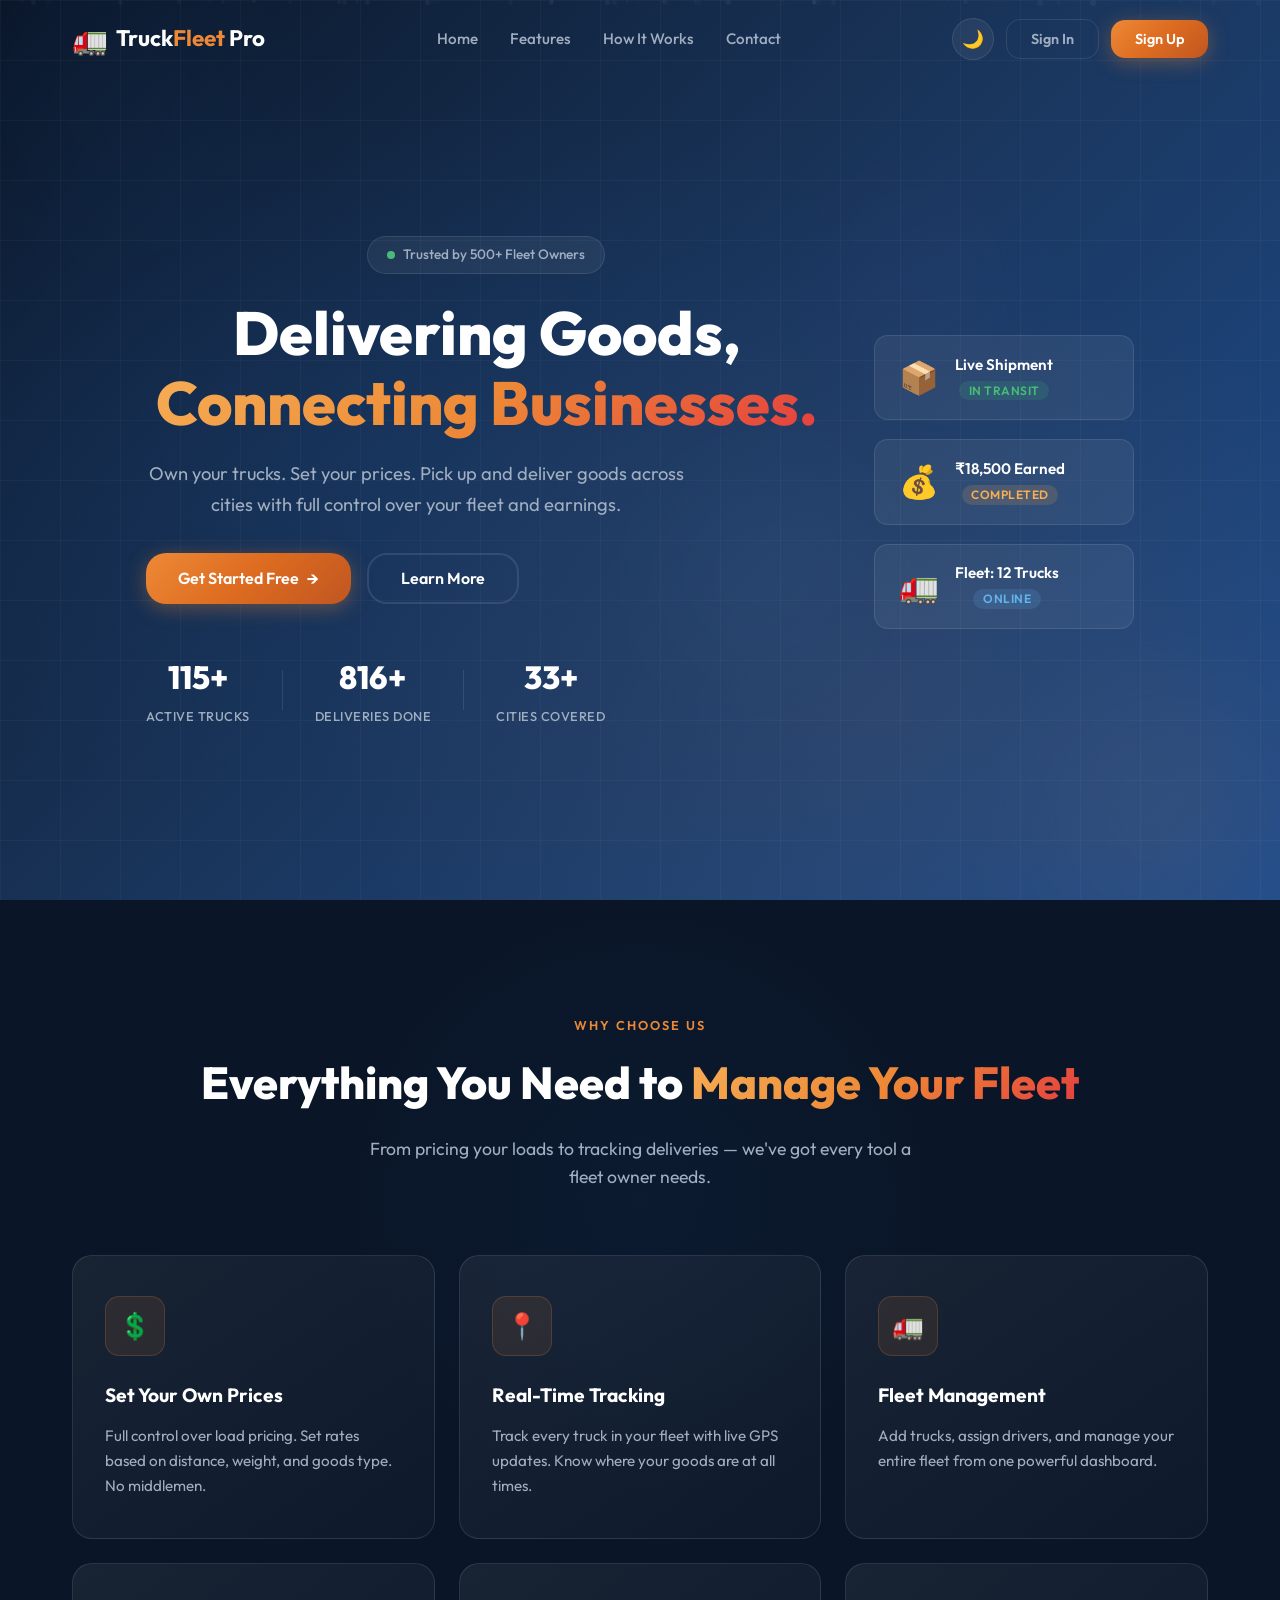
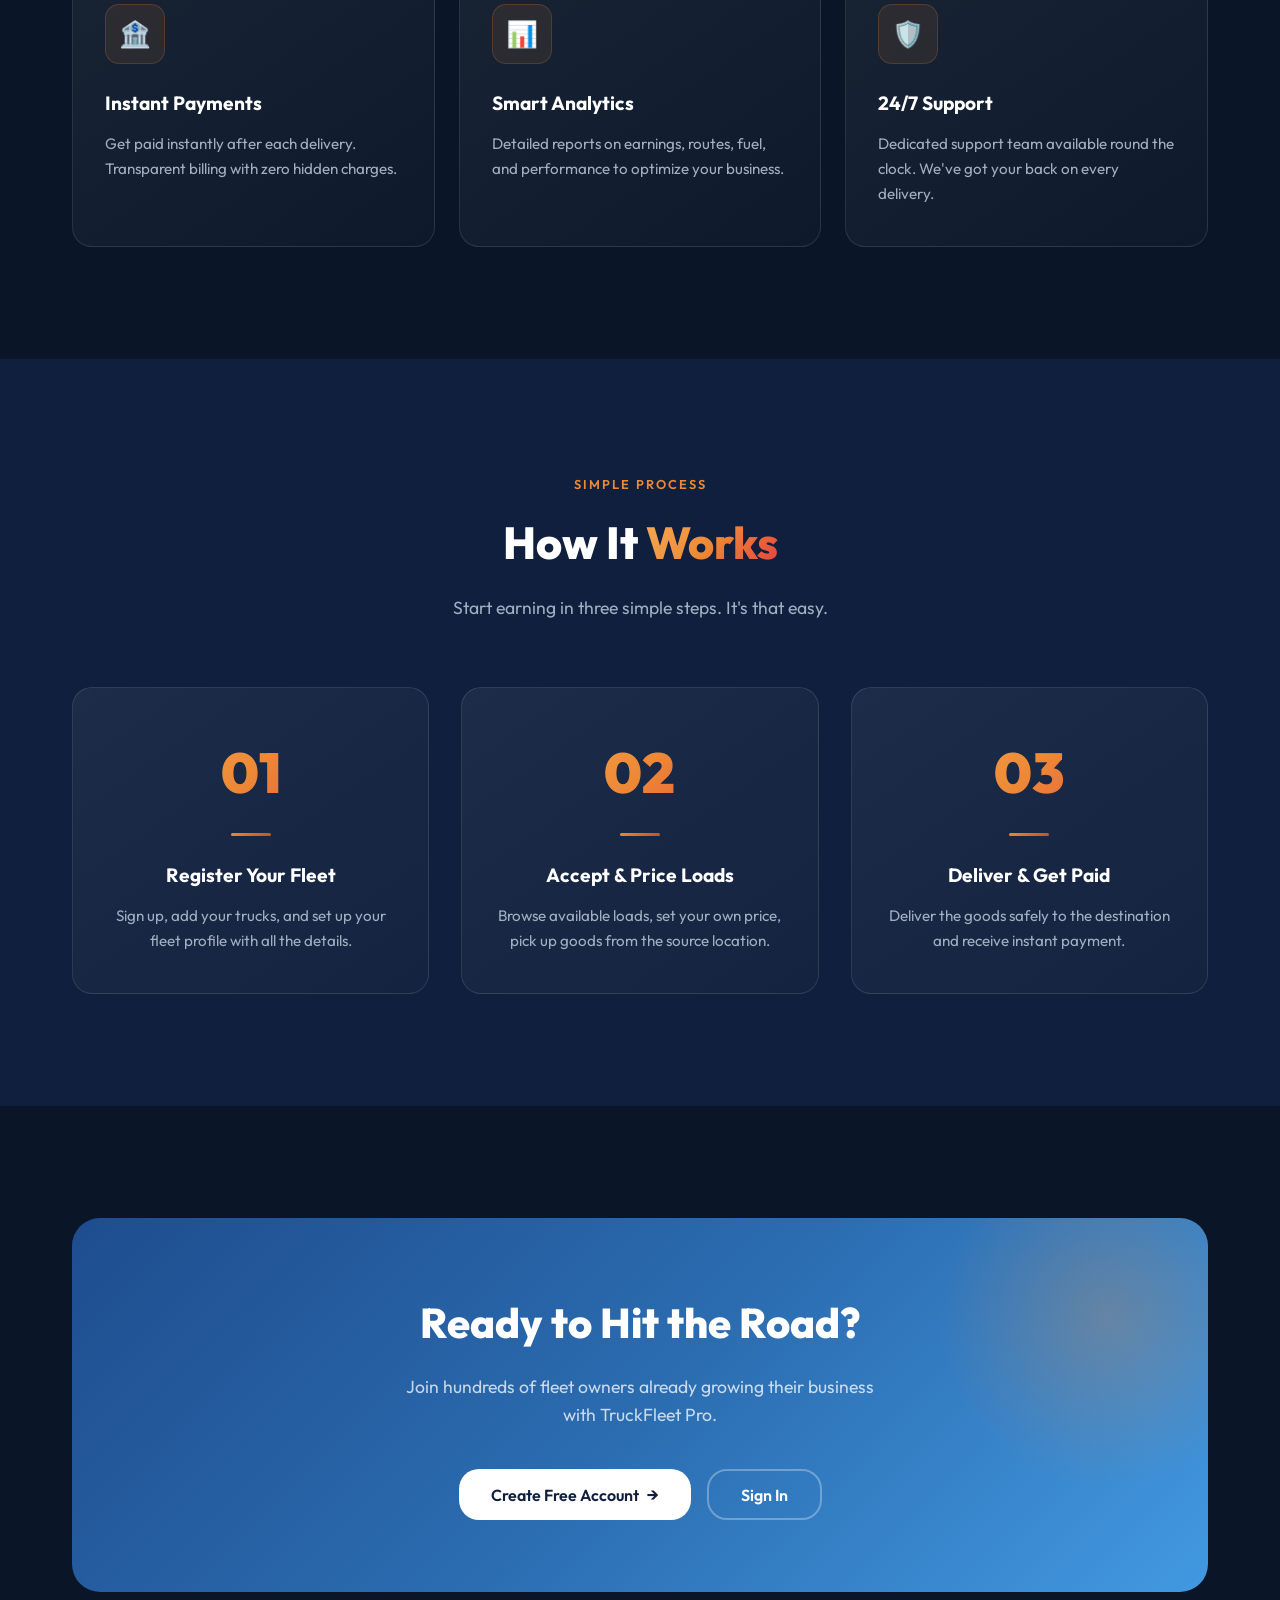
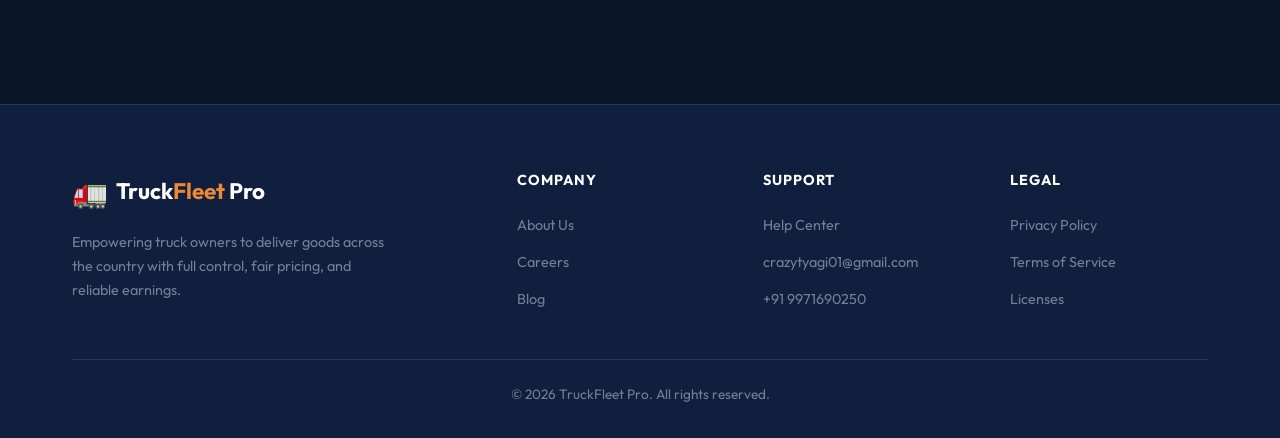
<file: index.html>
<!DOCTYPE html>
<html lang="en" data-theme="dark">
<head>
  <meta charset="UTF-8" />
  <meta name="viewport" content="width=device-width, initial-scale=1.0" />
  <title>TruckFleet Pro — Reliable Freight &amp; Logistics Solutions</title>
  <meta name="description" content="TruckFleet Pro connects truck owners with businesses for fast, reliable goods delivery." />
  <link rel="preconnect" href="https://fonts.googleapis.com" />
  <link rel="preconnect" href="https://fonts.gstatic.com" crossorigin />
  <link href="https://fonts.googleapis.com/css2?family=Outfit:wght@300;400;500;600;700;800;900&display=swap" rel="stylesheet" />
  <link rel="stylesheet" href="index.css" />
  <link rel="stylesheet" href="custom-select.css" />
  <link rel="icon" type="image/svg+xml" href="favicon.svg">
</head>
<body>

  <!-- Cursor circle -->
  <div class="cursor-circle" id="cursor-circle"></div>
  <div class="cursor-dot" id="cursor-dot"></div>

  <!-- ============ NAVBAR ============ -->
  <nav class="navbar" id="navbar">
    <div class="nav-container">
      <a href="#" class="nav-logo" id="nav-logo">
        <span class="logo-icon">🚛</span>
        <span class="logo-text">Truck<span class="logo-accent">Fleet</span> Pro</span>
      </a>
      <ul class="nav-links" id="nav-links">
        <li><a href="#home" class="nav-link">Home</a></li>
        <li><a href="#features" class="nav-link">Features</a></li>
        <li><a href="#how-it-works" class="nav-link">How It Works</a></li>
        <li><a href="#contact" class="nav-link">Contact</a></li>
      </ul>
      <div class="nav-actions">
        <!-- Theme Toggle -->
        <button class="theme-toggle" id="theme-toggle" aria-label="Toggle theme" title="Toggle Light/Dark Mode">
          <span class="theme-icon" id="theme-icon">🌙</span>
        </button>
        <button class="btn btn-ghost" id="btn-signin-nav" onclick="openModal('signin')">Sign In</button>
        <button class="btn btn-primary" id="btn-signup-nav" onclick="openModal('signup')">Sign Up</button>
      </div>
      <button class="hamburger" id="hamburger" aria-label="Toggle menu">
        <span></span><span></span><span></span>
      </button>
    </div>
  </nav>

  <!-- ============ HERO ============ -->
  <section class="hero" id="home">
    <div class="hero-bg-grid"></div>
    <div class="hero-orb hero-orb-1"></div>
    <div class="hero-orb hero-orb-2"></div>
    <div class="hero-orb hero-orb-3"></div>
    <div class="hero-orb hero-orb-4"></div>
    <div class="hero-particles" id="hero-particles"></div>
    <div class="hero-overlay"></div>

    <div class="hero-content">
      <div class="hero-badge">
        <span class="badge-dot"></span>
        Trusted by 500+ Fleet Owners
      </div>
      <h1 class="hero-title">
        Delivering Goods,<br />
        <span class="gradient-text">Connecting Businesses.</span>
      </h1>
      <p class="hero-subtitle">
        Own your trucks. Set your prices. Pick up and deliver goods across cities with full control over your fleet and earnings.
      </p>
      <div class="hero-cta">
        <button class="btn btn-primary btn-lg" id="btn-signup-hero" onclick="openModal('signup')">
          Get Started Free
          <span class="btn-arrow">→</span>
        </button>
        <button class="btn btn-outline btn-lg" id="btn-learn-more" onclick="document.getElementById('how-it-works').scrollIntoView({behavior:'smooth'})">
          Learn More
        </button>
      </div>
      <div class="hero-stats">
        <div class="stat-item">
          <span class="stat-number" data-target="1200">0</span>
          <span class="stat-label">Active Trucks</span>
        </div>
        <div class="stat-divider"></div>
        <div class="stat-item">
          <span class="stat-number" data-target="8500">0</span>
          <span class="stat-label">Deliveries Done</span>
        </div>
        <div class="stat-divider"></div>
        <div class="stat-item">
          <span class="stat-number" data-target="350">0</span>
          <span class="stat-label">Cities Covered</span>
        </div>
      </div>
    </div>

    <div class="hero-visual">
      <div class="truck-card floating">
        <div class="truck-card-icon">📦</div>
        <div class="truck-card-info">
          <span class="truck-card-title">Live Shipment</span>
          <span class="truck-card-status status-active">In Transit</span>
        </div>
      </div>
      <div class="truck-card floating delay-1">
        <div class="truck-card-icon">💰</div>
        <div class="truck-card-info">
          <span class="truck-card-title">₹18,500 Earned</span>
          <span class="truck-card-status status-done">Completed</span>
        </div>
      </div>
      <div class="truck-card floating delay-2">
        <div class="truck-card-icon">🚛</div>
        <div class="truck-card-info">
          <span class="truck-card-title">Fleet: 12 Trucks</span>
          <span class="truck-card-status status-info">Online</span>
        </div>
      </div>
    </div>
  </section>

  <!-- ============ FEATURES ============ -->
  <section class="features" id="features">
    <div class="section-container">
      <div class="section-header">
        <span class="section-tag">Why Choose Us</span>
        <h2 class="section-title">Everything You Need to <span class="gradient-text">Manage Your Fleet</span></h2>
        <p class="section-subtitle">From pricing your loads to tracking deliveries — we've got every tool a fleet owner needs.</p>
      </div>
      <div class="features-grid">
        <div class="feature-card" id="feature-pricing">
          <div class="feature-icon-wrap"><span class="feature-icon">💲</span></div>
          <h3 class="feature-title">Set Your Own Prices</h3>
          <p class="feature-desc">Full control over load pricing. Set rates based on distance, weight, and goods type. No middlemen.</p>
          <div class="feature-glow"></div>
        </div>
        <div class="feature-card" id="feature-tracking">
          <div class="feature-icon-wrap"><span class="feature-icon">📍</span></div>
          <h3 class="feature-title">Real-Time Tracking</h3>
          <p class="feature-desc">Track every truck in your fleet with live GPS updates. Know where your goods are at all times.</p>
          <div class="feature-glow"></div>
        </div>
        <div class="feature-card" id="feature-fleet">
          <div class="feature-icon-wrap"><span class="feature-icon">🚛</span></div>
          <h3 class="feature-title">Fleet Management</h3>
          <p class="feature-desc">Add trucks, assign drivers, and manage your entire fleet from one powerful dashboard.</p>
          <div class="feature-glow"></div>
        </div>
        <div class="feature-card" id="feature-payments">
          <div class="feature-icon-wrap"><span class="feature-icon">🏦</span></div>
          <h3 class="feature-title">Instant Payments</h3>
          <p class="feature-desc">Get paid instantly after each delivery. Transparent billing with zero hidden charges.</p>
          <div class="feature-glow"></div>
        </div>
        <div class="feature-card" id="feature-analytics">
          <div class="feature-icon-wrap"><span class="feature-icon">📊</span></div>
          <h3 class="feature-title">Smart Analytics</h3>
          <p class="feature-desc">Detailed reports on earnings, routes, fuel, and performance to optimize your business.</p>
          <div class="feature-glow"></div>
        </div>
        <div class="feature-card" id="feature-support">
          <div class="feature-icon-wrap"><span class="feature-icon">🛡️</span></div>
          <h3 class="feature-title">24/7 Support</h3>
          <p class="feature-desc">Dedicated support team available round the clock. We've got your back on every delivery.</p>
          <div class="feature-glow"></div>
        </div>
      </div>
    </div>
  </section>

  <!-- ============ HOW IT WORKS ============ -->
  <section class="how-it-works" id="how-it-works">
    <div class="section-container">
      <div class="section-header">
        <span class="section-tag">Simple Process</span>
        <h2 class="section-title">How It <span class="gradient-text">Works</span></h2>
        <p class="section-subtitle">Start earning in three simple steps. It's that easy.</p>
      </div>
      <div class="steps-grid">
        <div class="step-card" id="step-1">
          <div class="step-number">01</div>
          <div class="step-line"></div>
          <h3 class="step-title">Register Your Fleet</h3>
          <p class="step-desc">Sign up, add your trucks, and set up your fleet profile with all the details.</p>
        </div>
        <div class="step-card" id="step-2">
          <div class="step-number">02</div>
          <div class="step-line"></div>
          <h3 class="step-title">Accept &amp; Price Loads</h3>
          <p class="step-desc">Browse available loads, set your own price, pick up goods from the source location.</p>
        </div>
        <div class="step-card" id="step-3">
          <div class="step-number">03</div>
          <div class="step-line"></div>
          <h3 class="step-title">Deliver &amp; Get Paid</h3>
          <p class="step-desc">Deliver the goods safely to the destination and receive instant payment.</p>
        </div>
      </div>
    </div>
  </section>

  <!-- ============ CTA ============ -->
  <section class="cta-section" id="contact">
    <div class="section-container">
      <div class="cta-card">
        <div class="cta-glow"></div>
        <h2 class="cta-title">Ready to Hit the Road?</h2>
        <p class="cta-subtitle">Join hundreds of fleet owners already growing their business with TruckFleet Pro.</p>
        <div class="cta-buttons">
          <button class="btn btn-light btn-lg" id="btn-signup-cta" onclick="openModal('signup')">
            Create Free Account <span class="btn-arrow">→</span>
          </button>
          <button class="btn btn-ghost-light btn-lg" id="btn-signin-cta" onclick="openModal('signin')">
            Sign In
          </button>
        </div>
      </div>
    </div>
  </section>

  <!-- ============ FOOTER ============ -->
  <footer class="footer">
    <div class="section-container">
      <div class="footer-grid">
        <div class="footer-brand">
          <a href="#" class="nav-logo">
            <span class="logo-icon">🚛</span>
            <span class="logo-text">Truck<span class="logo-accent">Fleet</span> Pro</span>
          </a>
          <p class="footer-desc">Empowering truck owners to deliver goods across the country with full control, fair pricing, and reliable earnings.</p>
        </div>
        <div class="footer-col">
          <h4>Company</h4>
          <ul>
            <li><a href="about.html">About Us</a></li>
            <li><a href="careers.html">Careers</a></li>
            <li><a href="blog.html">Blog</a></li>
          </ul>
        </div>
        <div class="footer-col">
          <h4>Support</h4>
          <ul>
            <li><a href="#">Help Center</a></li>
            <li><a href="mailto:crazytyagi01@gmail.com">crazytyagi01@gmail.com</a></li>
            <li><a href="tel:+919971690250">+91 9971690250</a></li>
          </ul>
        </div>
        <div class="footer-col">
          <h4>Legal</h4>
          <ul>
            <li><a href="privacy.html">Privacy Policy</a></li>
            <li><a href="terms.html">Terms of Service</a></li>
            <li><a href="licenses.html">Licenses</a></li>
          </ul>
        </div>
      </div>
      <div class="footer-bottom">
        <p>&copy; 2026 TruckFleet Pro. All rights reserved.</p>
      </div>
    </div>
  </footer>

  <!-- ============ SIGN IN MODAL ============ -->
  <div class="modal-overlay" id="modal-signin" onclick="closeModalOnOverlay(event, 'signin')">
    <div class="modal" role="dialog" aria-labelledby="signin-title">
      <button class="modal-close" id="btn-close-signin" onclick="closeModal('signin')" aria-label="Close">&times;</button>
      <div class="modal-header">
        <span class="modal-icon">🔑</span>
        <h2 class="modal-title" id="signin-title">Welcome Back</h2>
        <p class="modal-subtitle">Sign in to your TruckFleet Pro account</p>
      </div>
      <div class="form-error" id="signin-error"></div>
      <form class="modal-form" id="form-signin" onsubmit="handleSignIn(event)" novalidate>
        <div class="form-group">
          <label for="signin-email">Email Address</label>
          <div class="input-wrap">
            <span class="input-icon">✉️</span>
            <input type="email" id="signin-email" placeholder="you@example.com" required />
          </div>
        </div>
        <div class="form-group">
          <label for="signin-password">Password</label>
          <div class="input-wrap">
            <span class="input-icon">🔒</span>
            <input type="password" id="signin-password" placeholder="Enter your password" required />
            <button type="button" class="btn-toggle-pwd" id="toggle-signin-pwd" onclick="togglePasswordVisibility('signin-password', 'toggle-signin-pwd')">👁️</button>
          </div>
        </div>
        <div class="form-group">
          <label>Security Check</label>
          <div class="captcha-container">
            <div class="captcha-box">
              <canvas id="captcha-canvas-signin" width="140" height="48"></canvas>
              <button type="button" class="btn-captcha-refresh" onclick="refreshCaptcha('signin')" title="Refresh CAPTCHA">↻</button>
            </div>
            <div class="input-wrap captcha-input-wrap">
              <span class="input-icon">🛡️</span>
              <input type="text" id="signin-captcha" placeholder="Enter code" required autocomplete="off" />
            </div>
          </div>
        </div>
        <div class="form-options">
          <label class="checkbox-wrap">
            <input type="checkbox" id="signin-remember" />
            <span class="checkmark"></span>
            Remember me
          </label>
          <a href="forgot-password.html" class="form-link">Forgot password?</a>
        </div>
        <button type="submit" class="btn btn-primary btn-full" id="btn-submit-signin">
          Sign In <span class="btn-arrow">→</span>
        </button>
      </form>
      <div class="modal-footer">
        <p>Don't have an account? <a href="#" class="form-link" onclick="switchModal('signup')">Sign Up</a></p>
      </div>
    </div>
  </div>

  <!-- ============ SIGN UP MODAL ============ -->
  <div class="modal-overlay" id="modal-signup" onclick="closeModalOnOverlay(event, 'signup')">
    <div class="modal" role="dialog" aria-labelledby="signup-title">
      <button class="modal-close" id="btn-close-signup" onclick="closeModal('signup')" aria-label="Close">&times;</button>
      <div class="modal-header">
        <span class="modal-icon">🚀</span>
        <h2 class="modal-title" id="signup-title">Create Account</h2>
        <p class="modal-subtitle">Join TruckFleet Pro and start delivering today</p>
      </div>
      <div class="form-error" id="signup-error"></div>
      <form class="modal-form" id="form-signup" onsubmit="handleSignUp(event)" novalidate>
        <div class="form-row">
          <div class="form-group">
            <label for="signup-firstname">First Name</label>
            <div class="input-wrap">
              <span class="input-icon">👤</span>
              <input type="text" id="signup-firstname" placeholder="Rajesh" required />
            </div>
          </div>
          <div class="form-group">
            <label for="signup-lastname">Last Name</label>
            <div class="input-wrap">
              <span class="input-icon">👤</span>
              <input type="text" id="signup-lastname" placeholder="Kumar" required />
            </div>
          </div>
        </div>
        <div class="form-group">
          <label for="signup-phone">Phone Number</label>
          <div class="input-with-verify">
            <div class="input-wrap">
              <span class="input-icon">📱</span>
              <input type="tel" id="signup-phone" placeholder="+91 98765 43210" required />
            </div>
            <button type="button" class="btn-verify" id="btn-verify-phone" onclick="sendOtp('phone')">Verify</button>
          </div>
          <div class="otp-container" id="otp-container-phone">
            <p>An OTP has been sent to your phone via SMS.</p>
            <div class="otp-input-group">
              <input type="text" id="otp-input-phone" placeholder="Enter 6-digit OTP" maxlength="6" />
              <button type="button" class="btn-otp-confirm" onclick="verifyOtp('phone')">Confirm</button>
            </div>
            <button type="button" class="btn-resend-otp" id="btn-resend-phone" onclick="resendOtp('phone')">
              <span class="resend-icon">↻</span> Resend Code
            </button>
          </div>
        </div>
        <div class="form-group">
          <label for="signup-email">Email Address</label>
          <div class="input-wrap">
            <span class="input-icon">✉️</span>
            <input type="email" id="signup-email" placeholder="you@example.com" required />
          </div>
        </div>
        <div class="form-group">
          <label for="signup-password">Password</label>
          <div class="input-wrap">
            <span class="input-icon">🔒</span>
            <input type="password" id="signup-password" placeholder="Min 10 characters" required minlength="10" />
            <button type="button" class="btn-toggle-pwd" id="toggle-signup-pwd" onclick="togglePasswordVisibility('signup-password', 'toggle-signup-pwd')">👁️</button>
          </div>
        </div>
        <div class="form-group">
          <label for="signup-role">I am a</label>
          <div class="input-wrap">
            <span class="input-icon">🏢</span>
            <select id="signup-role" required>
              <option value="" disabled selected>Select your role</option>
              <option value="fleet-owner">Fleet Owner / Truck Owner</option>
              <option value="company">Company (Need Delivery)</option>
              <option value="driver">Truck Driver</option>
            </select>
          </div>
        </div>
        <div class="form-group">
          <label>Security Check</label>
          <div class="captcha-container">
            <div class="captcha-box">
              <canvas id="captcha-canvas-signup" width="140" height="48"></canvas>
              <button type="button" class="btn-captcha-refresh" onclick="refreshCaptcha('signup')" title="Refresh CAPTCHA">↻</button>
            </div>
            <div class="input-wrap captcha-input-wrap">
              <span class="input-icon">🛡️</span>
              <input type="text" id="signup-captcha" placeholder="Enter code" required autocomplete="off" />
            </div>
          </div>
        </div>
        <div class="form-options">
          <label class="checkbox-wrap">
            <input type="checkbox" id="signup-terms" required />
            <span class="checkmark"></span>
            I agree to the <a href="terms.html" class="form-link" target="_blank">Terms &amp; Conditions</a>
          </label>
        </div>
        <button type="submit" class="btn btn-primary btn-full" id="btn-submit-signup">
          Create Account <span class="btn-arrow">→</span>
        </button>
      </form>
      <div class="modal-footer">
        <p>Already have an account? <a href="#" class="form-link" onclick="switchModal('signin')">Sign In</a></p>
      </div>
    </div>
  </div>

  <!-- ============ TOAST ============ -->
  <div class="toast" id="toast">
    <span class="toast-icon" id="toast-icon">✅</span>
    <span class="toast-msg" id="toast-msg">Success!</span>
  </div>

  <!-- Theme transition ripple overlay -->
  <div class="theme-ripple" id="theme-ripple"></div>
  <div class="theme-flash" id="theme-flash"></div>


  <!-- Supabase Configuration & Helper -->
  <script src="supabase-config.js"></script>

  <script src="script.js"></script>
  <script src="custom-select.js"></script>
  <!-- Custom Error Modal -->
  <div class="confirm-overlay" id="custom-error-overlay">
    <div class="confirm-box">
      <div class="cb-icon" style="font-size: 3.5rem; animation: shakeError 0.5s ease-out forwards;">⚠️</div>
      <h3 class="cb-title" style="color: var(--red);">Action Required</h3>
      <p class="cb-message" id="custom-error-message">Error message goes here.</p>
      <div class="cb-actions">
        <button class="cb-btn cb-btn-cancel" onclick="closeCustomError()">Got it</button>
      </div>
    </div>
  </div>

  <script src="cursor-static.js"></script>
</body>
</html>
</file>
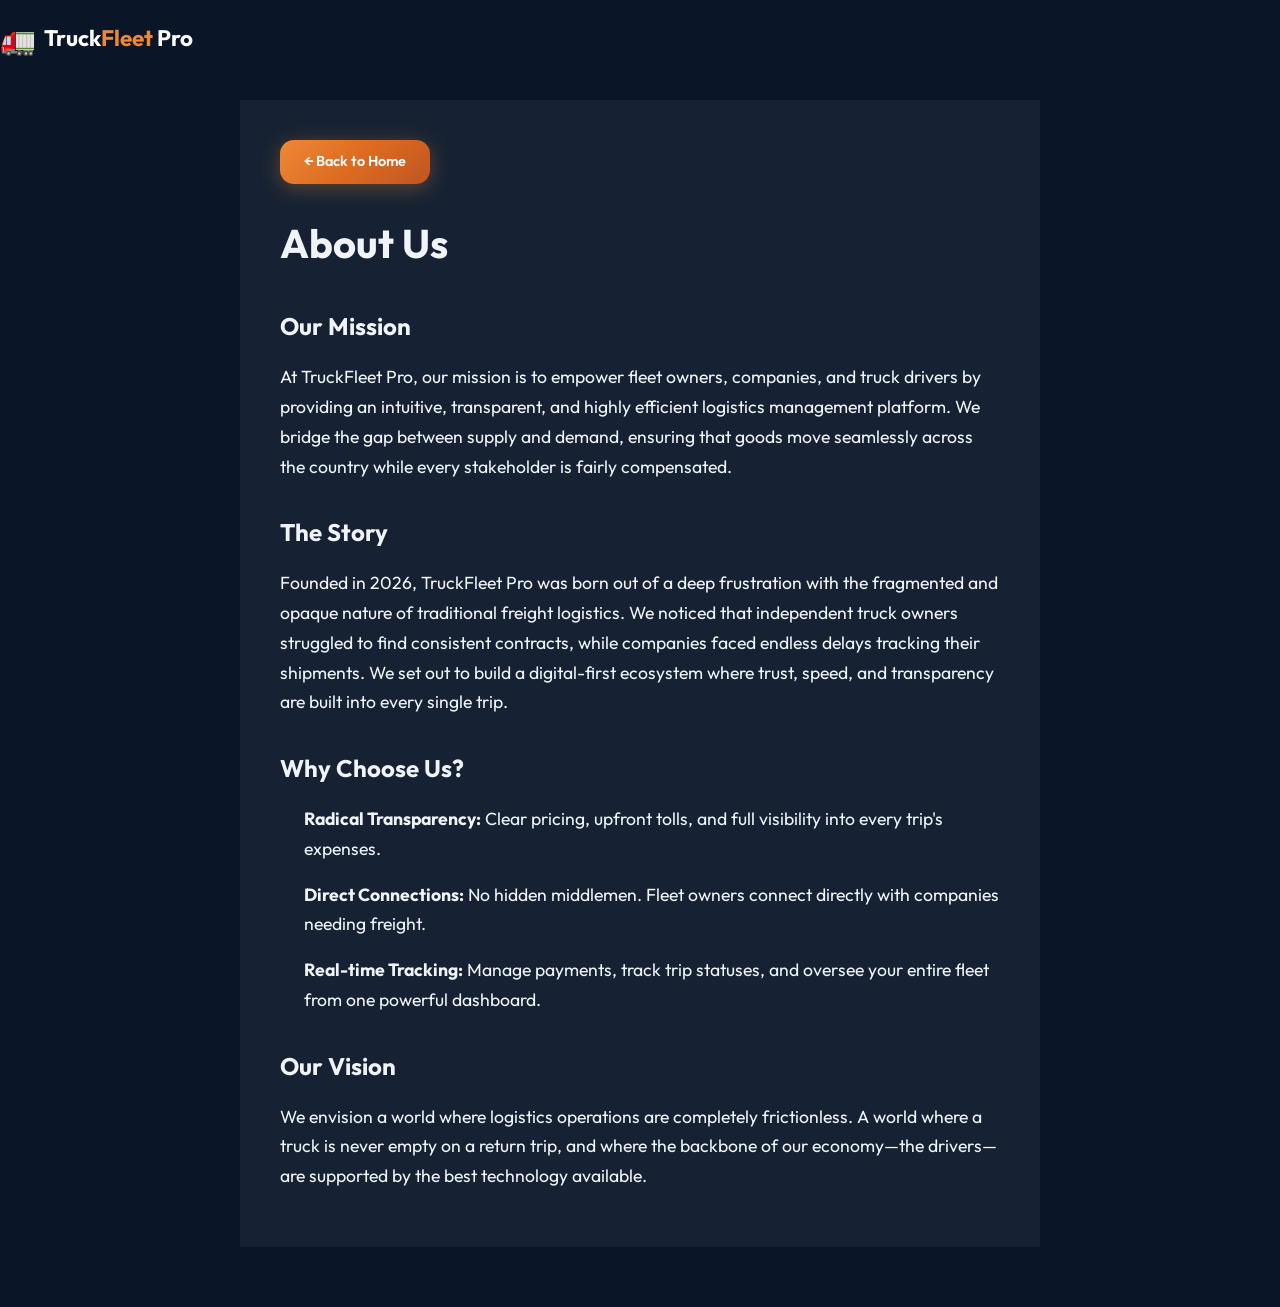
<file: about.html>
<!DOCTYPE html>
<html lang="en" data-theme="dark">
<head>
  <meta charset="UTF-8">
  <meta name="viewport" content="width=device-width, initial-scale=1.0">
  <title>About Us - TruckFleet Pro</title>
  <link href="https://fonts.googleapis.com/css2?family=Outfit:wght@300;400;500;600;700;800;900&display=swap" rel="stylesheet" />
  <link rel="stylesheet" href="index.css" />
  <style>
    .legal-container {
      max-width: 800px;
      margin: 100px auto 60px;
      padding: 40px;
      background: var(--bg-card);
      border: 1px solid var(--border);
      border-radius: var(--r-xl);
    }
    .legal-container h1 { font-size: 2.5rem; margin-bottom: 1.5rem; color: var(--heading); }
    .legal-container h2 { font-size: 1.5rem; margin-top: 2rem; margin-bottom: 1rem; color: var(--heading); }
    .legal-container p, .legal-container li { font-size: 1.1rem; color: var(--text2); margin-bottom: 1rem; line-height: 1.7; }
    .legal-container ul { margin-left: 1.5rem; margin-bottom: 1rem; }
  </style>
  <link rel="icon" type="image/svg+xml" href="favicon.svg">
</head>
<body>
  <nav class="navbar" id="navbar">
    <a href="index.html" class="nav-logo" style="text-decoration:none">
      <span class="logo-icon">🚛</span>
      <span class="logo-text">Truck<span class="logo-accent">Fleet</span> Pro</span>
    </a>
  </nav>

  <div class="legal-container">
    <a href="index.html" class="btn btn-primary" style="display: inline-block; margin-bottom: 20px;">← Back to Home</a>
    <h1>About Us</h1>
    
    <h2>Our Mission</h2>
    <p>At TruckFleet Pro, our mission is to empower fleet owners, companies, and truck drivers by providing an intuitive, transparent, and highly efficient logistics management platform. We bridge the gap between supply and demand, ensuring that goods move seamlessly across the country while every stakeholder is fairly compensated.</p>

    <h2>The Story</h2>
    <p>Founded in 2026, TruckFleet Pro was born out of a deep frustration with the fragmented and opaque nature of traditional freight logistics. We noticed that independent truck owners struggled to find consistent contracts, while companies faced endless delays tracking their shipments. We set out to build a digital-first ecosystem where trust, speed, and transparency are built into every single trip.</p>

    <h2>Why Choose Us?</h2>
    <ul>
      <li><strong>Radical Transparency:</strong> Clear pricing, upfront tolls, and full visibility into every trip's expenses.</li>
      <li><strong>Direct Connections:</strong> No hidden middlemen. Fleet owners connect directly with companies needing freight.</li>
      <li><strong>Real-time Tracking:</strong> Manage payments, track trip statuses, and oversee your entire fleet from one powerful dashboard.</li>
    </ul>

    <h2>Our Vision</h2>
    <p>We envision a world where logistics operations are completely frictionless. A world where a truck is never empty on a return trip, and where the backbone of our economy—the drivers—are supported by the best technology available.</p>
  </div>

  <script src="cursor-static.js"></script>
</body>
</html>
</file>
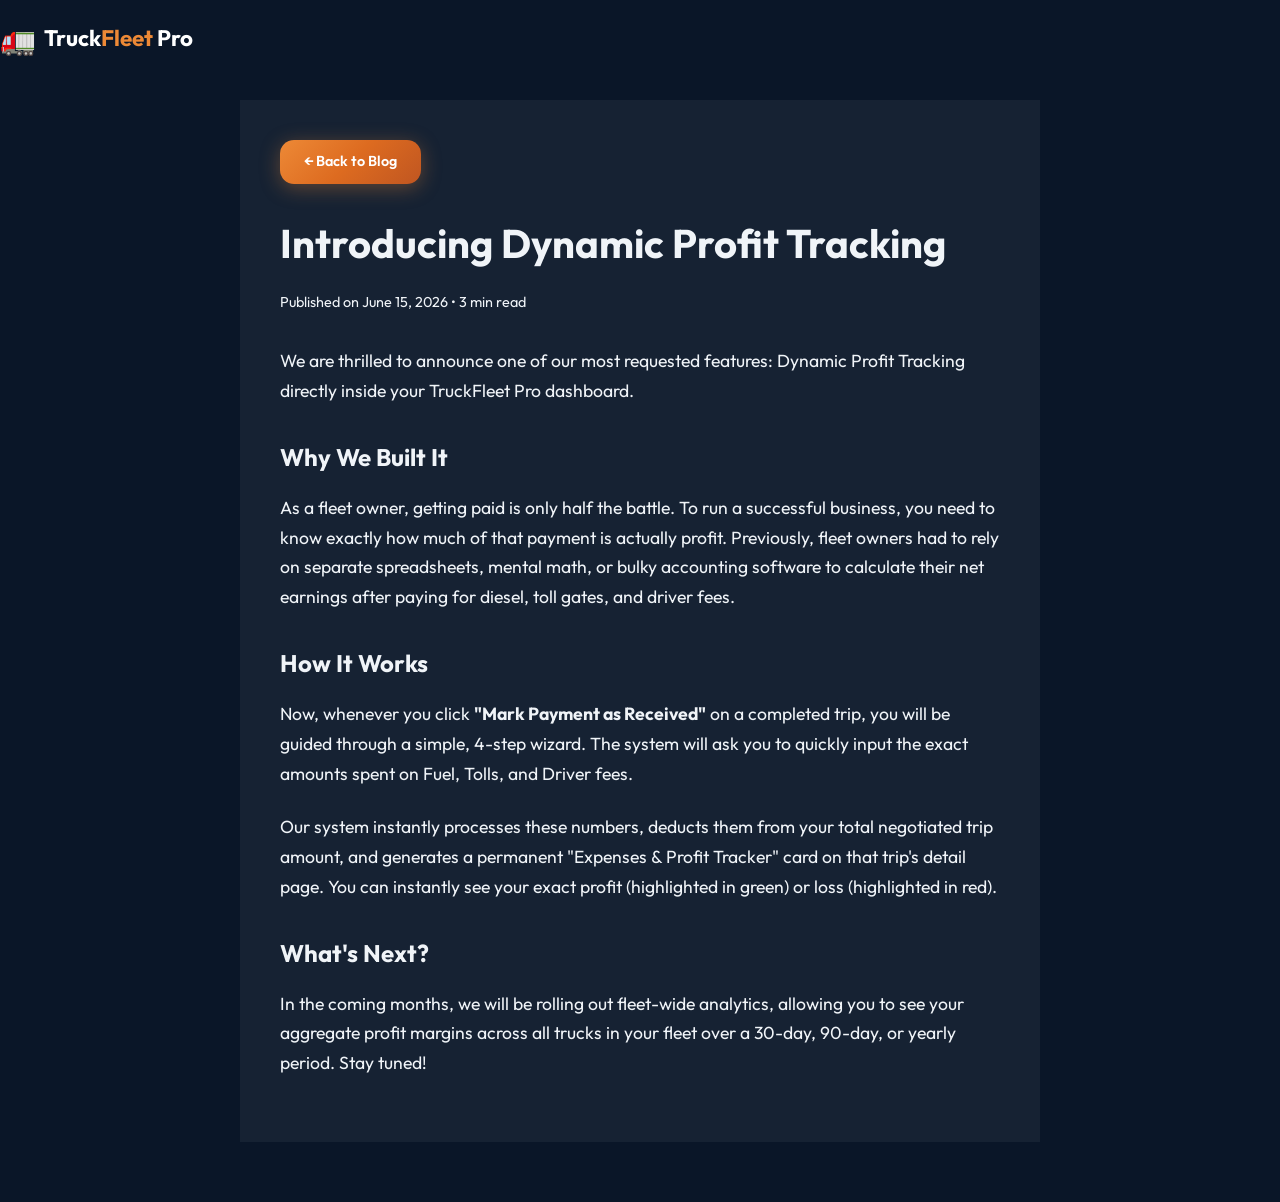
<file: blog-article-1.html>
<!DOCTYPE html>
<html lang="en" data-theme="dark">
<head>
  <meta charset="UTF-8">
  <meta name="viewport" content="width=device-width, initial-scale=1.0">
  <title>Introducing Dynamic Profit Tracking - TruckFleet Pro</title>
  <link href="https://fonts.googleapis.com/css2?family=Outfit:wght@300;400;500;600;700;800;900&display=swap" rel="stylesheet" />
  <link rel="stylesheet" href="index.css" />
  <style>
    .legal-container {
      max-width: 800px;
      margin: 100px auto 60px;
      padding: 40px;
      background: var(--bg-card);
      border: 1px solid var(--border);
      border-radius: var(--r-xl);
    }
    .legal-container h1 { font-size: 2.5rem; margin-bottom: 1rem; color: var(--heading); }
    .legal-container h2 { font-size: 1.5rem; margin-top: 2rem; margin-bottom: 1rem; color: var(--heading); }
    .legal-container p { font-size: 1.1rem; color: var(--text2); margin-bottom: 1.5rem; line-height: 1.7; }
    .blog-meta { font-size: 0.9rem; color: var(--text3); margin-bottom: 2rem; }
  </style>
  <link rel="icon" type="image/svg+xml" href="favicon.svg">
</head>
<body>
  <nav class="navbar" id="navbar">
    <a href="index.html" class="nav-logo" style="text-decoration:none">
      <span class="logo-icon">🚛</span>
      <span class="logo-text">Truck<span class="logo-accent">Fleet</span> Pro</span>
    </a>
  </nav>

  <div class="legal-container">
    <a href="blog.html" class="btn btn-primary" style="display: inline-block; margin-bottom: 20px;">← Back to Blog</a>
    <h1>Introducing Dynamic Profit Tracking</h1>
    <div class="blog-meta">Published on June 15, 2026 • 3 min read</div>
    
    <p>We are thrilled to announce one of our most requested features: Dynamic Profit Tracking directly inside your TruckFleet Pro dashboard.</p>
    
    <h2>Why We Built It</h2>
    <p>As a fleet owner, getting paid is only half the battle. To run a successful business, you need to know exactly how much of that payment is actually profit. Previously, fleet owners had to rely on separate spreadsheets, mental math, or bulky accounting software to calculate their net earnings after paying for diesel, toll gates, and driver fees.</p>
    
    <h2>How It Works</h2>
    <p>Now, whenever you click <strong>"Mark Payment as Received"</strong> on a completed trip, you will be guided through a simple, 4-step wizard. The system will ask you to quickly input the exact amounts spent on Fuel, Tolls, and Driver fees.</p>
    <p>Our system instantly processes these numbers, deducts them from your total negotiated trip amount, and generates a permanent "Expenses & Profit Tracker" card on that trip's detail page. You can instantly see your exact profit (highlighted in green) or loss (highlighted in red).</p>

    <h2>What's Next?</h2>
    <p>In the coming months, we will be rolling out fleet-wide analytics, allowing you to see your aggregate profit margins across all trucks in your fleet over a 30-day, 90-day, or yearly period. Stay tuned!</p>
  </div>

  <script src="cursor-static.js"></script>
</body>
</html>
</file>
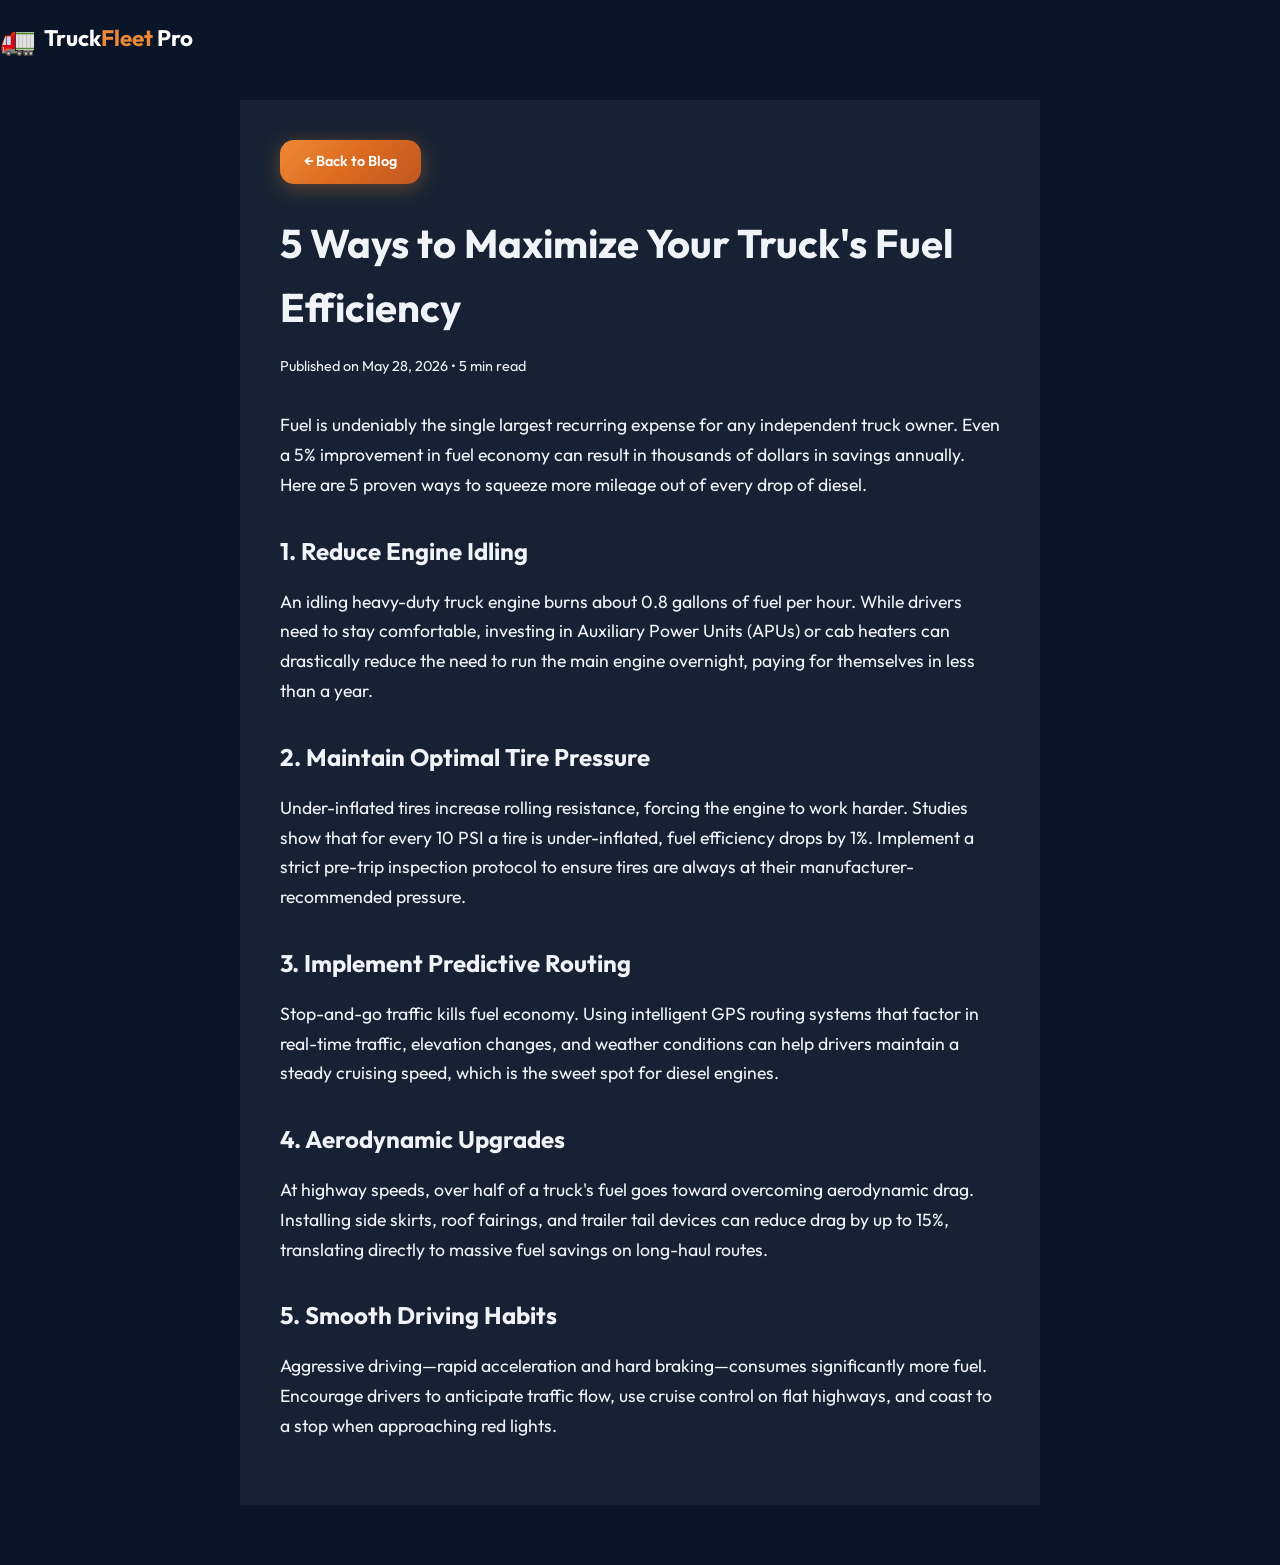
<file: blog-article-2.html>
<!DOCTYPE html>
<html lang="en" data-theme="dark">
<head>
  <meta charset="UTF-8">
  <meta name="viewport" content="width=device-width, initial-scale=1.0">
  <title>5 Ways to Maximize Fuel Efficiency - TruckFleet Pro</title>
  <link href="https://fonts.googleapis.com/css2?family=Outfit:wght@300;400;500;600;700;800;900&display=swap" rel="stylesheet" />
  <link rel="stylesheet" href="index.css" />
  <style>
    .legal-container {
      max-width: 800px;
      margin: 100px auto 60px;
      padding: 40px;
      background: var(--bg-card);
      border: 1px solid var(--border);
      border-radius: var(--r-xl);
    }
    .legal-container h1 { font-size: 2.5rem; margin-bottom: 1rem; color: var(--heading); }
    .legal-container h2 { font-size: 1.5rem; margin-top: 2rem; margin-bottom: 1rem; color: var(--heading); }
    .legal-container p, .legal-container ul li { font-size: 1.1rem; color: var(--text2); margin-bottom: 1.5rem; line-height: 1.7; }
    .blog-meta { font-size: 0.9rem; color: var(--text3); margin-bottom: 2rem; }
  </style>
  <link rel="icon" type="image/svg+xml" href="favicon.svg">
</head>
<body>
  <nav class="navbar" id="navbar">
    <a href="index.html" class="nav-logo" style="text-decoration:none">
      <span class="logo-icon">🚛</span>
      <span class="logo-text">Truck<span class="logo-accent">Fleet</span> Pro</span>
    </a>
  </nav>

  <div class="legal-container">
    <a href="blog.html" class="btn btn-primary" style="display: inline-block; margin-bottom: 20px;">← Back to Blog</a>
    <h1>5 Ways to Maximize Your Truck's Fuel Efficiency</h1>
    <div class="blog-meta">Published on May 28, 2026 • 5 min read</div>
    
    <p>Fuel is undeniably the single largest recurring expense for any independent truck owner. Even a 5% improvement in fuel economy can result in thousands of dollars in savings annually. Here are 5 proven ways to squeeze more mileage out of every drop of diesel.</p>
    
    <h2>1. Reduce Engine Idling</h2>
    <p>An idling heavy-duty truck engine burns about 0.8 gallons of fuel per hour. While drivers need to stay comfortable, investing in Auxiliary Power Units (APUs) or cab heaters can drastically reduce the need to run the main engine overnight, paying for themselves in less than a year.</p>
    
    <h2>2. Maintain Optimal Tire Pressure</h2>
    <p>Under-inflated tires increase rolling resistance, forcing the engine to work harder. Studies show that for every 10 PSI a tire is under-inflated, fuel efficiency drops by 1%. Implement a strict pre-trip inspection protocol to ensure tires are always at their manufacturer-recommended pressure.</p>

    <h2>3. Implement Predictive Routing</h2>
    <p>Stop-and-go traffic kills fuel economy. Using intelligent GPS routing systems that factor in real-time traffic, elevation changes, and weather conditions can help drivers maintain a steady cruising speed, which is the sweet spot for diesel engines.</p>

    <h2>4. Aerodynamic Upgrades</h2>
    <p>At highway speeds, over half of a truck's fuel goes toward overcoming aerodynamic drag. Installing side skirts, roof fairings, and trailer tail devices can reduce drag by up to 15%, translating directly to massive fuel savings on long-haul routes.</p>

    <h2>5. Smooth Driving Habits</h2>
    <p>Aggressive driving—rapid acceleration and hard braking—consumes significantly more fuel. Encourage drivers to anticipate traffic flow, use cruise control on flat highways, and coast to a stop when approaching red lights.</p>
  </div>

  <script src="cursor-static.js"></script>
</body>
</html>
</file>
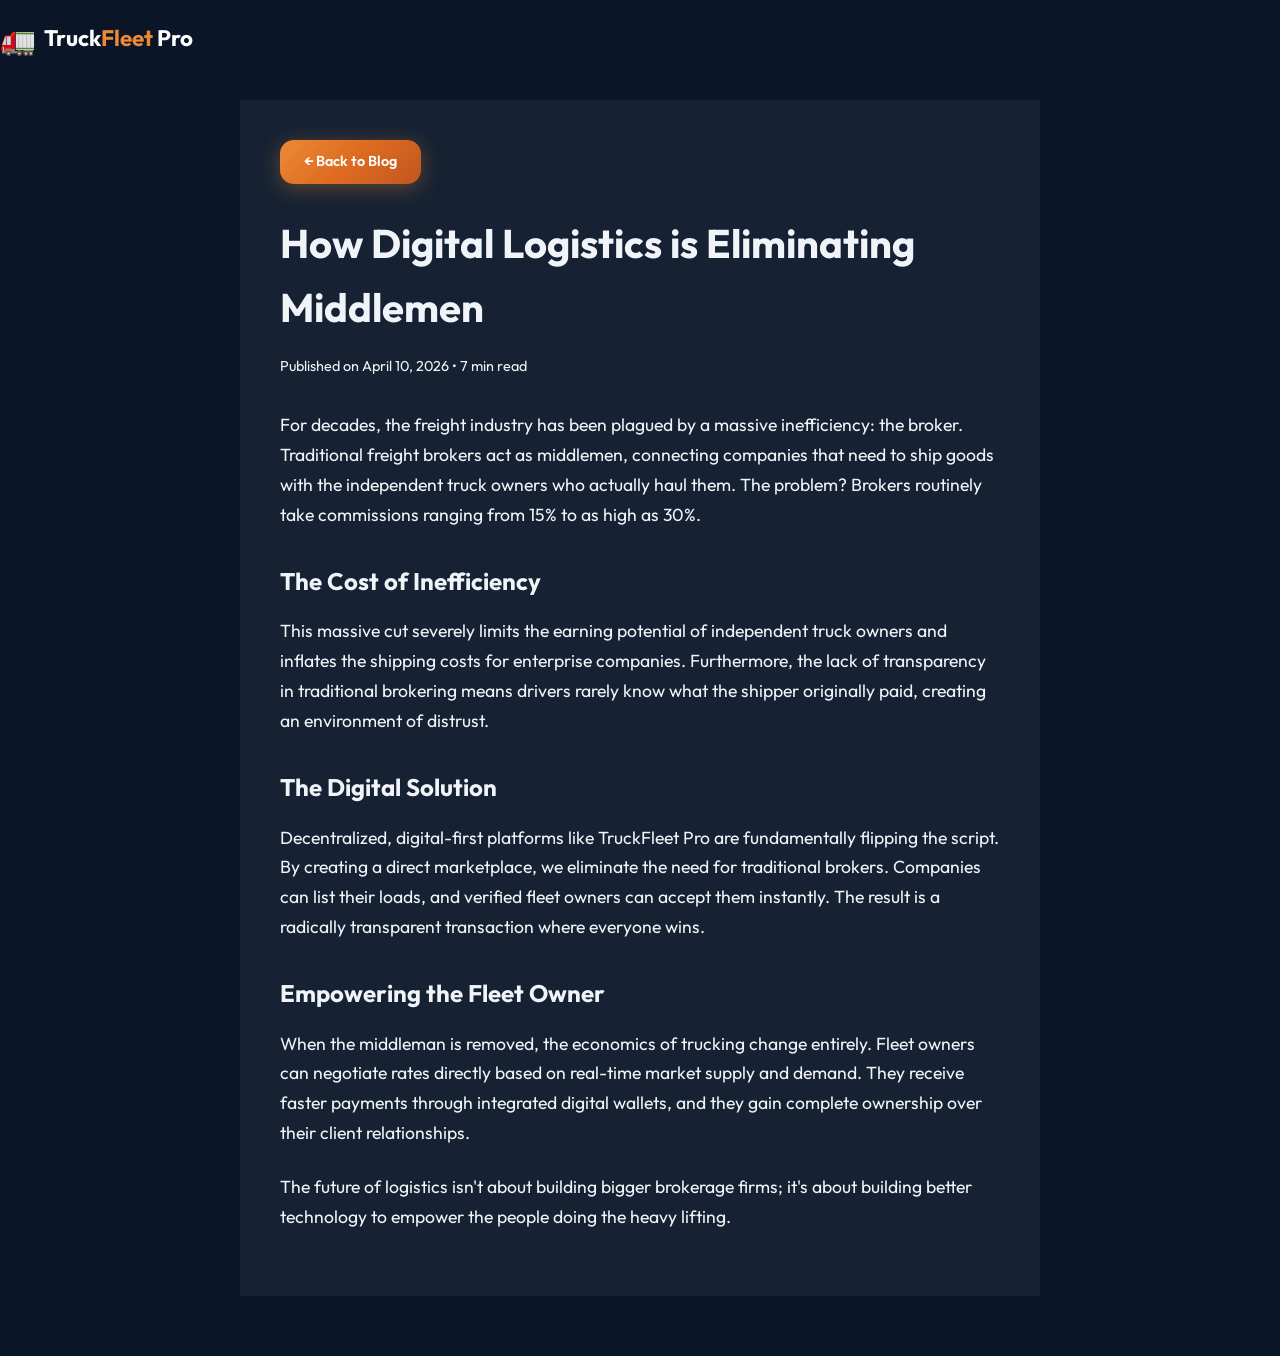
<file: blog-article-3.html>
<!DOCTYPE html>
<html lang="en" data-theme="dark">
<head>
  <meta charset="UTF-8">
  <meta name="viewport" content="width=device-width, initial-scale=1.0">
  <title>How Digital Logistics is Eliminating Middlemen - TruckFleet Pro</title>
  <link href="https://fonts.googleapis.com/css2?family=Outfit:wght@300;400;500;600;700;800;900&display=swap" rel="stylesheet" />
  <link rel="stylesheet" href="index.css" />
  <style>
    .legal-container {
      max-width: 800px;
      margin: 100px auto 60px;
      padding: 40px;
      background: var(--bg-card);
      border: 1px solid var(--border);
      border-radius: var(--r-xl);
    }
    .legal-container h1 { font-size: 2.5rem; margin-bottom: 1rem; color: var(--heading); }
    .legal-container h2 { font-size: 1.5rem; margin-top: 2rem; margin-bottom: 1rem; color: var(--heading); }
    .legal-container p { font-size: 1.1rem; color: var(--text2); margin-bottom: 1.5rem; line-height: 1.7; }
    .blog-meta { font-size: 0.9rem; color: var(--text3); margin-bottom: 2rem; }
  </style>
  <link rel="icon" type="image/svg+xml" href="favicon.svg">
</head>
<body>
  <nav class="navbar" id="navbar">
    <a href="index.html" class="nav-logo" style="text-decoration:none">
      <span class="logo-icon">🚛</span>
      <span class="logo-text">Truck<span class="logo-accent">Fleet</span> Pro</span>
    </a>
  </nav>

  <div class="legal-container">
    <a href="blog.html" class="btn btn-primary" style="display: inline-block; margin-bottom: 20px;">← Back to Blog</a>
    <h1>How Digital Logistics is Eliminating Middlemen</h1>
    <div class="blog-meta">Published on April 10, 2026 • 7 min read</div>
    
    <p>For decades, the freight industry has been plagued by a massive inefficiency: the broker. Traditional freight brokers act as middlemen, connecting companies that need to ship goods with the independent truck owners who actually haul them. The problem? Brokers routinely take commissions ranging from 15% to as high as 30%.</p>
    
    <h2>The Cost of Inefficiency</h2>
    <p>This massive cut severely limits the earning potential of independent truck owners and inflates the shipping costs for enterprise companies. Furthermore, the lack of transparency in traditional brokering means drivers rarely know what the shipper originally paid, creating an environment of distrust.</p>
    
    <h2>The Digital Solution</h2>
    <p>Decentralized, digital-first platforms like TruckFleet Pro are fundamentally flipping the script. By creating a direct marketplace, we eliminate the need for traditional brokers. Companies can list their loads, and verified fleet owners can accept them instantly. The result is a radically transparent transaction where everyone wins.</p>

    <h2>Empowering the Fleet Owner</h2>
    <p>When the middleman is removed, the economics of trucking change entirely. Fleet owners can negotiate rates directly based on real-time market supply and demand. They receive faster payments through integrated digital wallets, and they gain complete ownership over their client relationships.</p>

    <p>The future of logistics isn't about building bigger brokerage firms; it's about building better technology to empower the people doing the heavy lifting.</p>
  </div>

  <script src="cursor-static.js"></script>
</body>
</html>
</file>
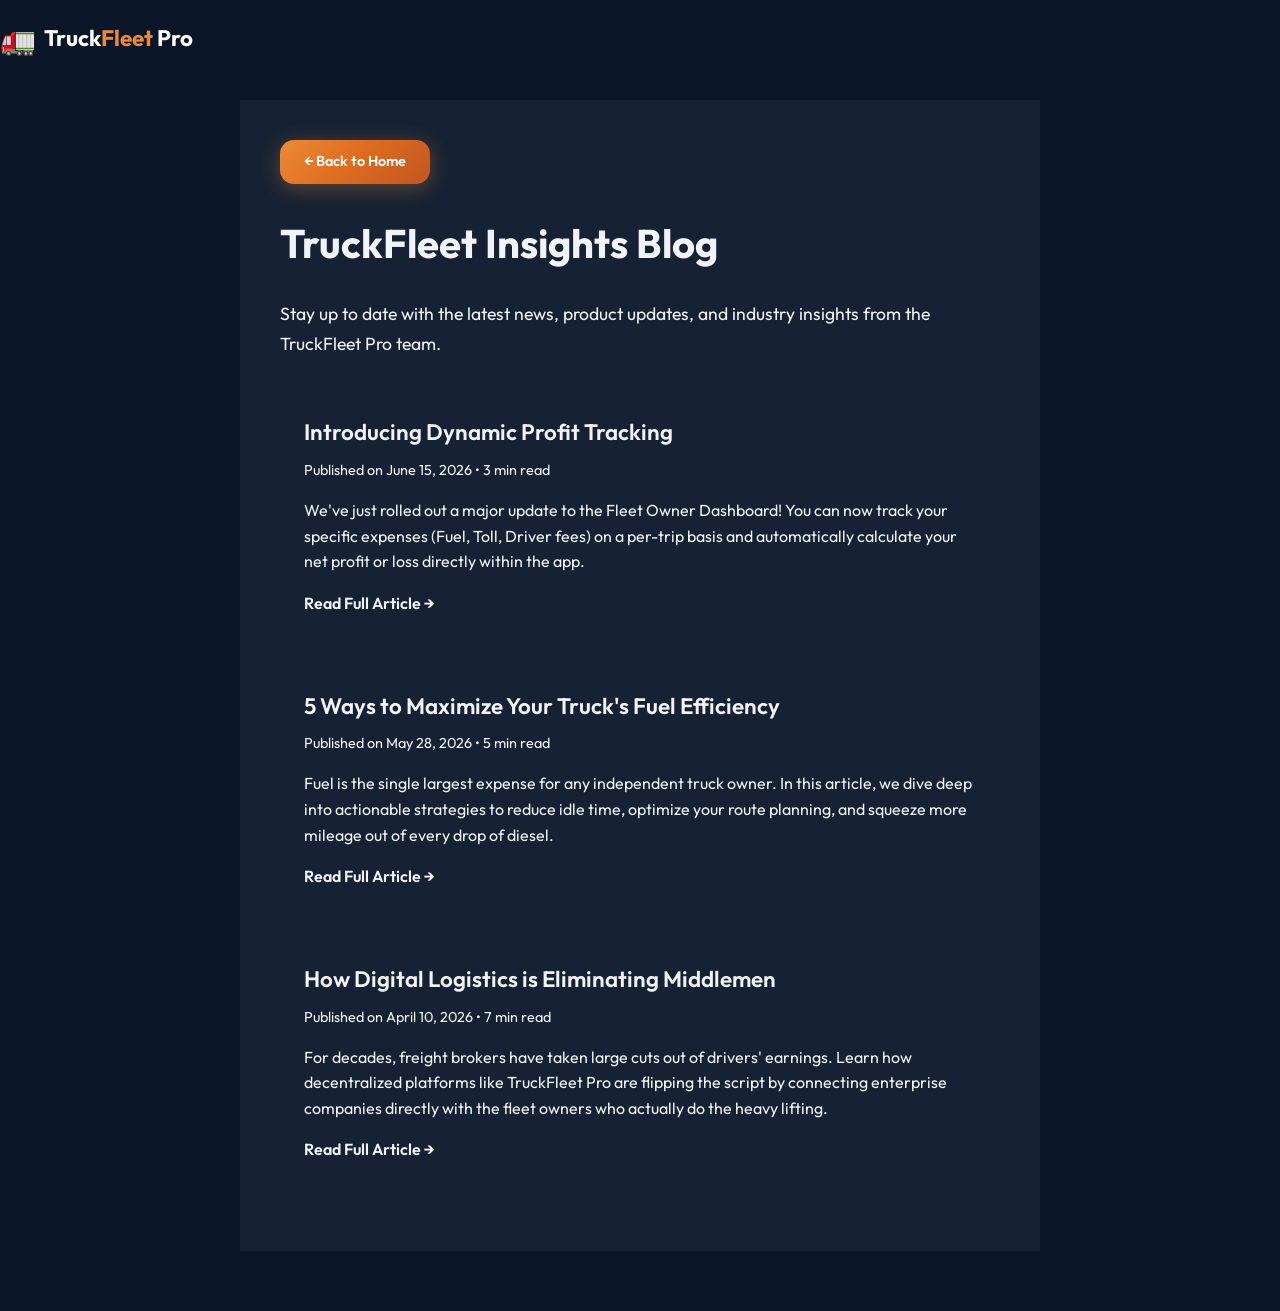
<file: blog.html>
<!DOCTYPE html>
<html lang="en" data-theme="dark">
<head>
  <meta charset="UTF-8">
  <meta name="viewport" content="width=device-width, initial-scale=1.0">
  <title>Blog - TruckFleet Pro</title>
  <link href="https://fonts.googleapis.com/css2?family=Outfit:wght@300;400;500;600;700;800;900&display=swap" rel="stylesheet" />
  <link rel="stylesheet" href="index.css" />
  <style>
    .legal-container {
      max-width: 800px;
      margin: 100px auto 60px;
      padding: 40px;
      background: var(--bg-card);
      border: 1px solid var(--border);
      border-radius: var(--r-xl);
    }
    .legal-container h1 { font-size: 2.5rem; margin-bottom: 1.5rem; color: var(--heading); }
    .legal-container p.intro { font-size: 1.1rem; color: var(--text2); margin-bottom: 2rem; line-height: 1.7; }
    
    .blog-post {
      background: var(--bg2);
      border: 1px solid var(--border);
      border-radius: var(--r-md);
      padding: 1.5rem;
      margin-bottom: 1.5rem;
      transition: all 0.2s ease;
    }
    .blog-post:hover {
      border-color: var(--accent);
      transform: translateY(-2px);
    }
    .blog-title {
      font-size: 1.4rem;
      font-weight: 600;
      color: var(--heading);
      margin-bottom: 0.5rem;
    }
    .blog-meta {
      font-size: 0.9rem;
      color: var(--text3);
      margin-bottom: 1rem;
    }
    .blog-excerpt {
      font-size: 1rem;
      color: var(--text2);
      line-height: 1.6;
    }
    .read-more {
      display: inline-block;
      margin-top: 1rem;
      color: var(--accent);
      font-weight: 600;
      text-decoration: none;
    }
    .read-more:hover { text-decoration: underline; }
    
  </style>
  <link rel="icon" type="image/svg+xml" href="favicon.svg">
</head>
<body>
  <nav class="navbar" id="navbar">
    <a href="index.html" class="nav-logo" style="text-decoration:none">
      <span class="logo-icon">🚛</span>
      <span class="logo-text">Truck<span class="logo-accent">Fleet</span> Pro</span>
    </a>
  </nav>

  <div class="legal-container">
    <a href="index.html" class="btn btn-primary" style="display: inline-block; margin-bottom: 20px;">← Back to Home</a>
    <h1>TruckFleet Insights Blog</h1>
    <p class="intro">Stay up to date with the latest news, product updates, and industry insights from the TruckFleet Pro team.</p>

    <div class="blog-post">
      <div class="blog-title">Introducing Dynamic Profit Tracking</div>
      <div class="blog-meta">Published on June 15, 2026 • 3 min read</div>
      <p class="blog-excerpt">We've just rolled out a major update to the Fleet Owner Dashboard! You can now track your specific expenses (Fuel, Toll, Driver fees) on a per-trip basis and automatically calculate your net profit or loss directly within the app.</p>
      <a href="blog-article-1.html" class="read-more">Read Full Article →</a>
    </div>

    <div class="blog-post">
      <div class="blog-title">5 Ways to Maximize Your Truck's Fuel Efficiency</div>
      <div class="blog-meta">Published on May 28, 2026 • 5 min read</div>
      <p class="blog-excerpt">Fuel is the single largest expense for any independent truck owner. In this article, we dive deep into actionable strategies to reduce idle time, optimize your route planning, and squeeze more mileage out of every drop of diesel.</p>
      <a href="blog-article-2.html" class="read-more">Read Full Article →</a>
    </div>

    <div class="blog-post">
      <div class="blog-title">How Digital Logistics is Eliminating Middlemen</div>
      <div class="blog-meta">Published on April 10, 2026 • 7 min read</div>
      <p class="blog-excerpt">For decades, freight brokers have taken large cuts out of drivers' earnings. Learn how decentralized platforms like TruckFleet Pro are flipping the script by connecting enterprise companies directly with the fleet owners who actually do the heavy lifting.</p>
      <a href="blog-article-3.html" class="read-more">Read Full Article →</a>
    </div>

  </div>

  <script src="cursor-static.js"></script>
</body>
</html>
</file>
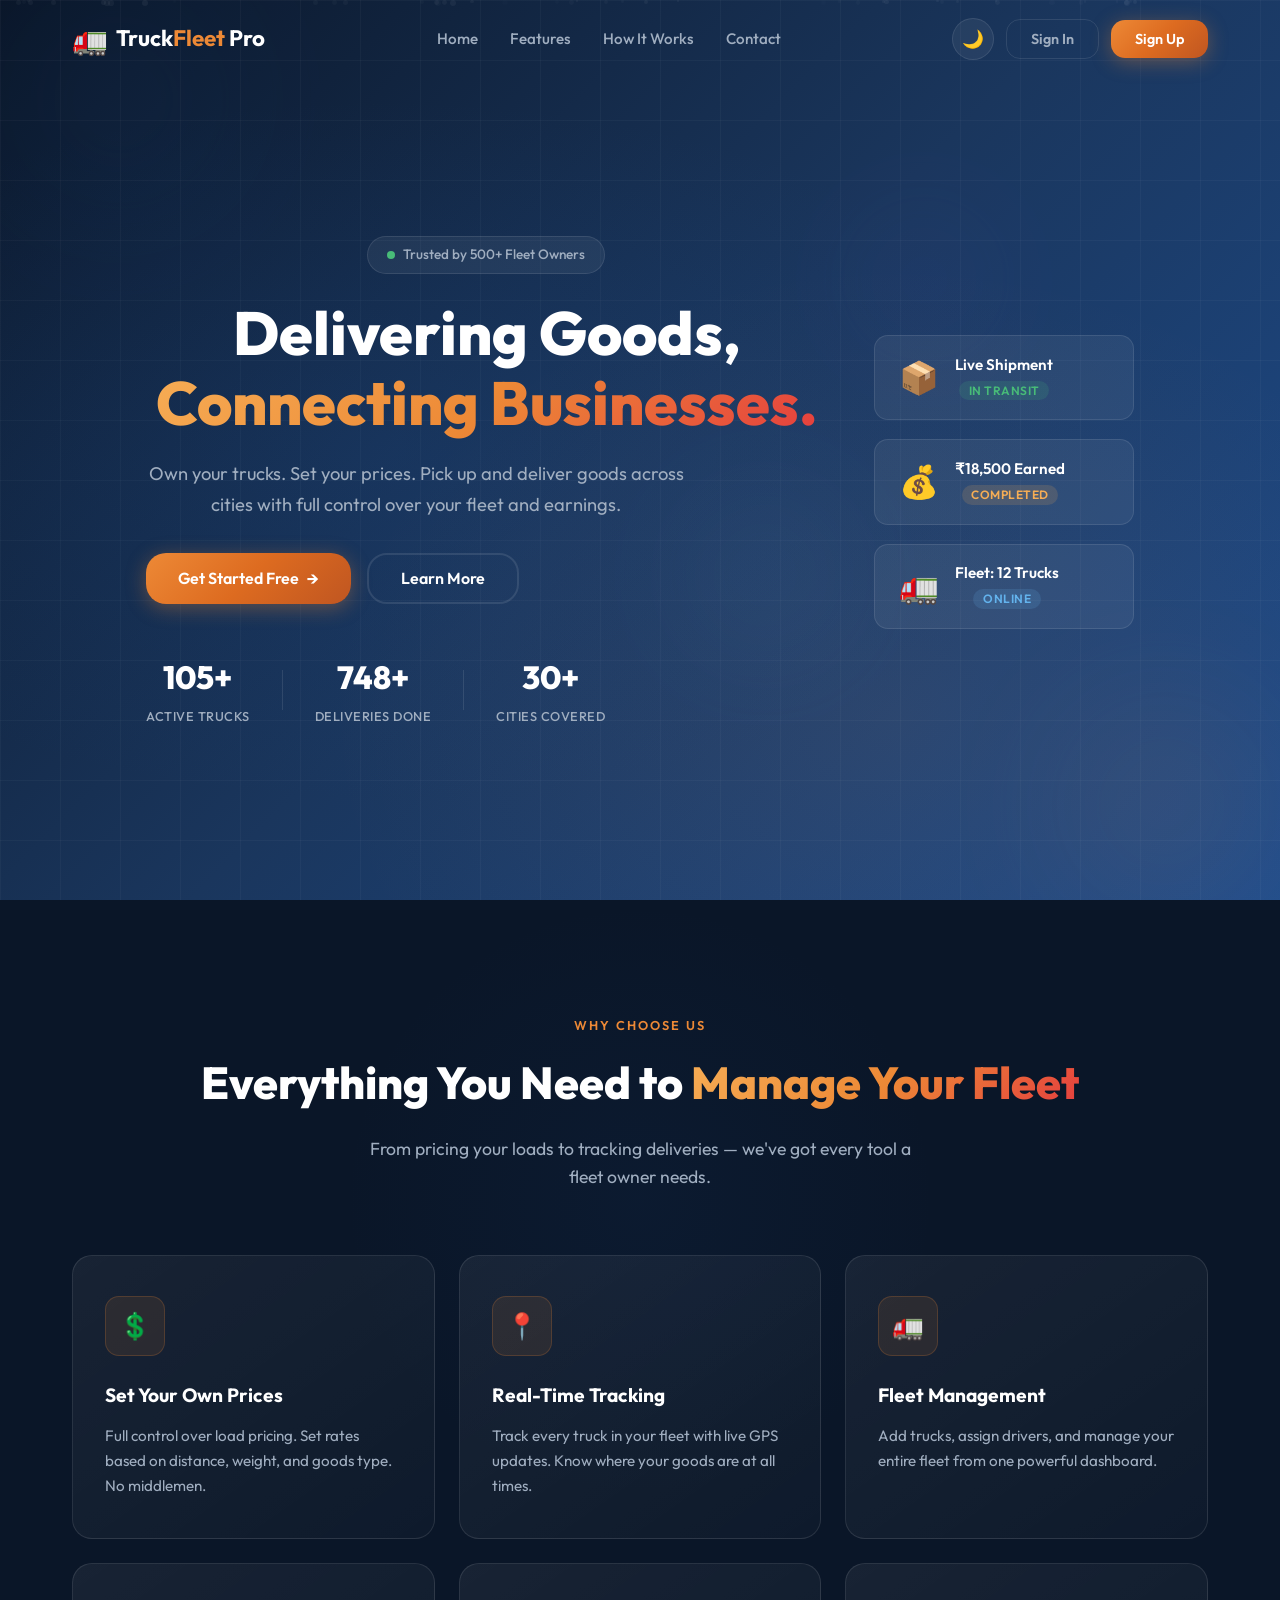
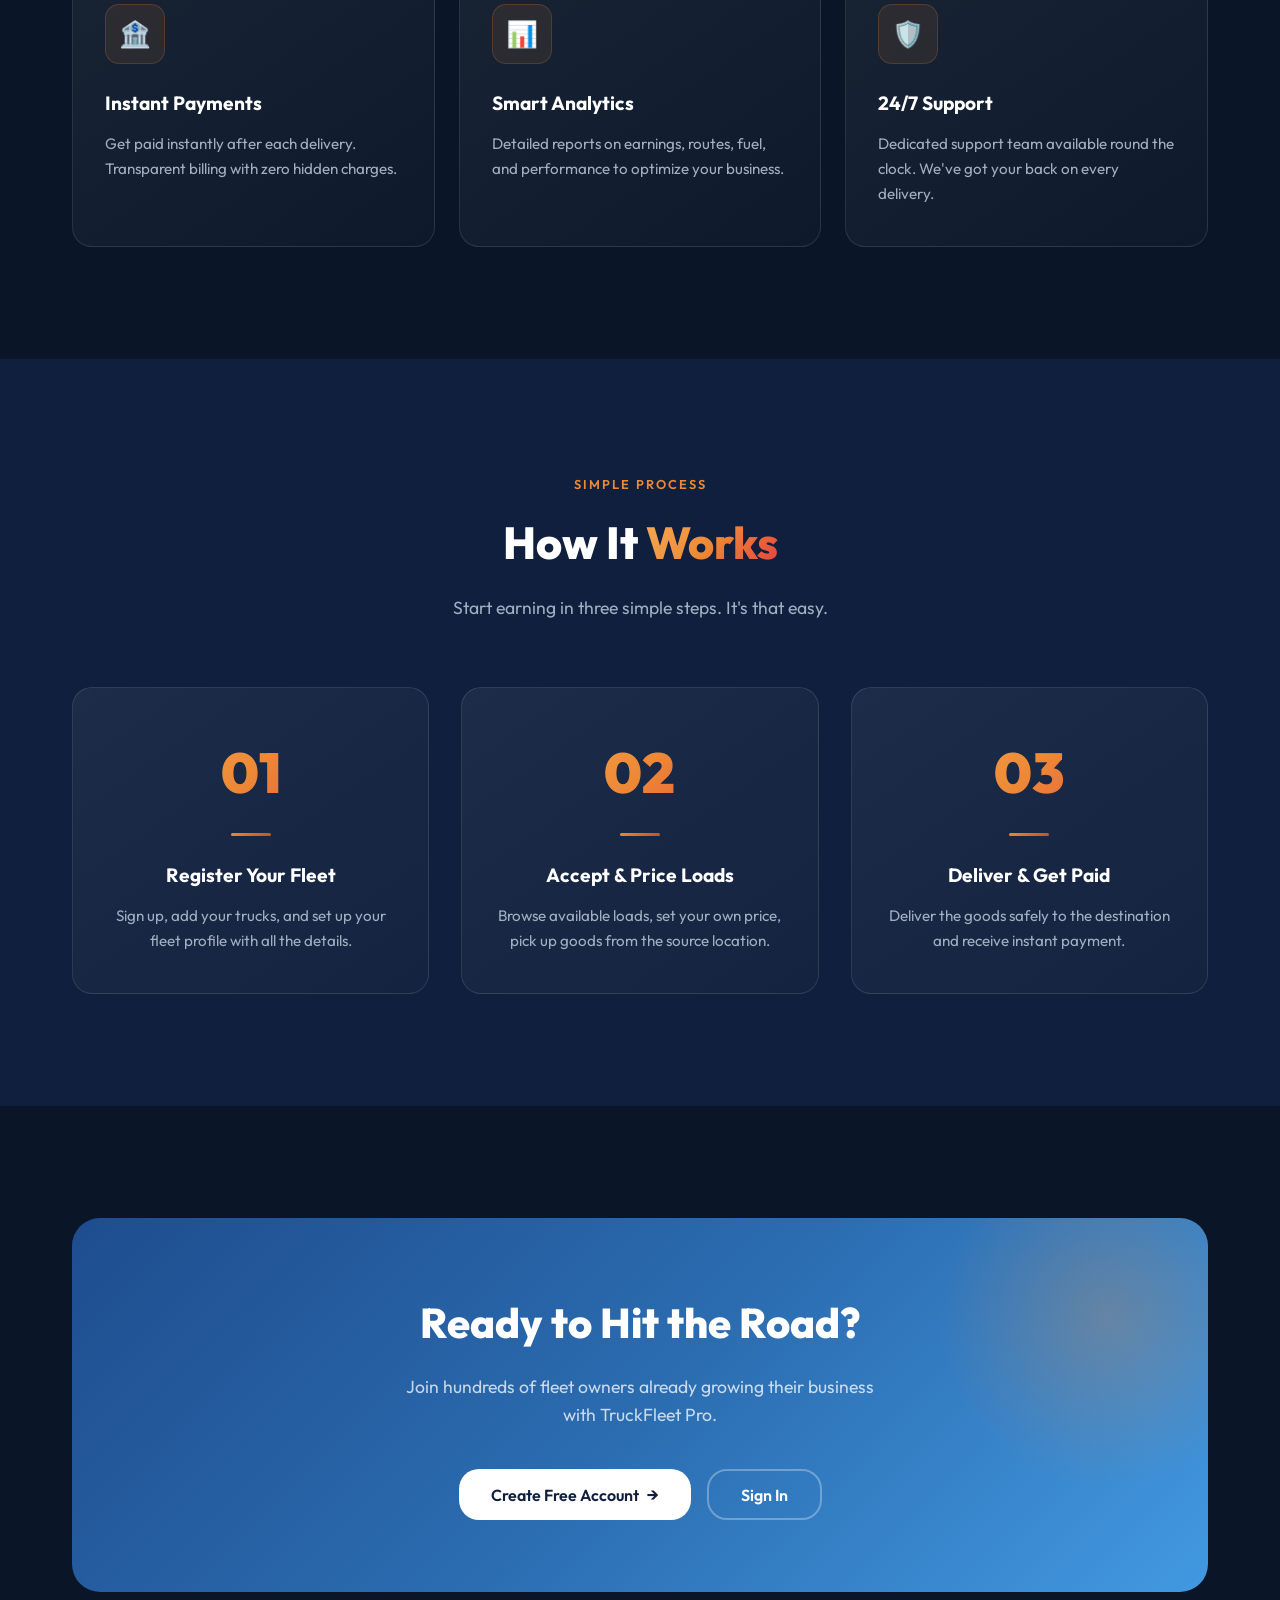
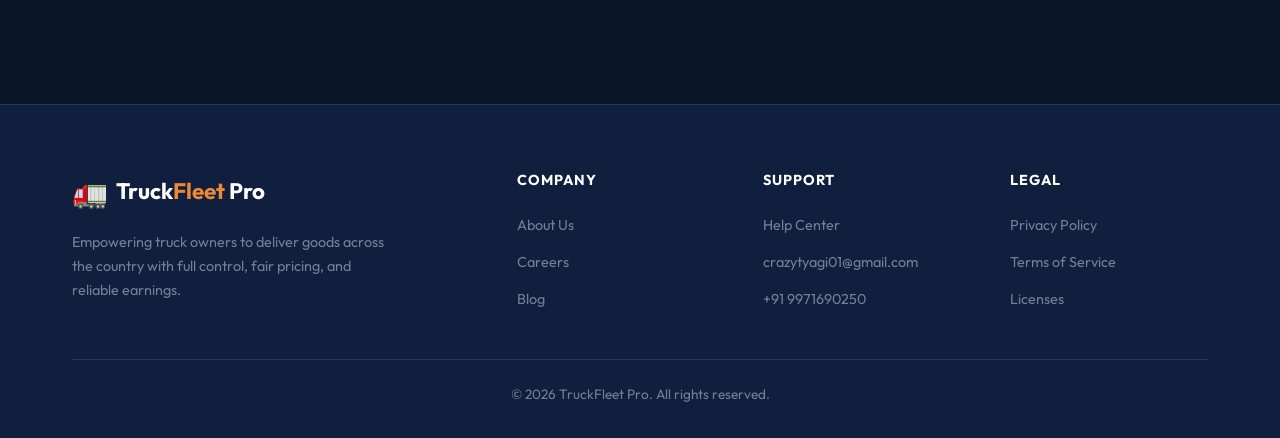
<file: brokered-detail.html>
<!DOCTYPE html>
<html lang="en" data-theme="dark">
<head>
  <meta charset="UTF-8" />
  <meta name="viewport" content="width=device-width, initial-scale=1.0" />
  <title>Brokered Trip Details — TruckFleet Pro</title>
  <link rel="preconnect" href="https://fonts.googleapis.com" />
  <link rel="preconnect" href="https://fonts.gstatic.com" crossorigin />
  <link href="https://fonts.googleapis.com/css2?family=Outfit:wght@300;400;500;600;700;800;900&display=swap" rel="stylesheet" />
  <link rel="stylesheet" href="dashboard.css" />
  <link rel="stylesheet" href="trip-detail.css" />
  <link rel="icon" type="image/svg+xml" href="favicon.svg">
</head>
<body>

  <div class="cursor-circle" id="cursor-circle"></div>
  <div class="cursor-dot"    id="cursor-dot"></div>
  <div class="theme-ripple"  id="theme-ripple"></div>
  <div class="theme-flash"   id="theme-flash"></div>

  <!-- Topbar -->
  <header class="topbar" id="topbar">
    <div class="topbar-left">
      <button class="back-btn" onclick="history.back()">← Back</button>
      <a href="dashboard.html" class="topbar-logo">
        <span class="logo-icon">🚛</span>
        <span class="logo-text">Truck<span class="logo-accent">Fleet</span> Pro</span>
      </a>
    </div>
    <div class="topbar-right">
    </div>
  </header>

  <!-- Main page -->
  <div class="td-page">

    <!-- Loading state -->
    <div id="td-loading" class="td-loading">
      <div class="td-spinner"></div>
      <p>Loading trip details…</p>
    </div>

    <!-- Error state -->
    <div id="td-error" class="td-error" style="display:none">
      <div class="es-icon">⚠️</div>
      <h2>Trip Not Found</h2>
      <p>This brokered trip may have been deleted or the link is invalid.</p>
      <a href="dashboard.html" class="btn-back-dash">← Go to Dashboard</a>
    </div>

    <!-- Trip detail content -->
    <div id="td-content" style="display:none">

      <!-- Header -->
      <div class="td-header">
        <div class="td-header-left">
          <span class="td-trip-label" style="background:var(--teal-bg); color:var(--teal); border-color:var(--teal);">Brokered Trip</span>
          <h1 class="td-title" id="td-route">Delhi → Mumbai</h1>
          <div class="td-vehicle-badge" id="td-vehicle-badge" style="color:var(--teal); border-color:var(--teal); background:var(--teal-bg);">🤝 Company to Owner Brokerage</div>
        </div>
        <div class="td-status-badge" id="td-status-badge" style="background:var(--green-bg); color:var(--green); border-color:var(--green);">✅ Completed</div>
      </div>

      <!-- Info grid -->
      <div class="td-info-grid">

        <!-- Route card -->
        <div class="td-card td-card-route">
          <h3 class="td-card-title">📍 Route Details</h3>
          <div class="td-route-visual">
            <div class="td-route-point">
              <div class="td-rp-dot dot-from"></div>
              <div class="td-rp-info">
                <span class="td-rp-label">Pickup From</span>
                <span class="td-rp-value" id="td-from">—</span>
              </div>
            </div>
            <div class="td-route-line"></div>
            <div class="td-route-point">
              <div class="td-rp-dot dot-to"></div>
              <div class="td-rp-info">
                <span class="td-rp-label">Deliver To</span>
                <span class="td-rp-value" id="td-to">—</span>
              </div>
            </div>
          </div>
        </div>

        <!-- Financial card -->
        <div class="td-card td-card-payment">
          <h3 class="td-card-title">💰 Financial Breakdown</h3>
          <div class="td-pay-rows">
            <div class="td-pay-row">
              <span class="td-pay-label">Amount Sold To Company</span>
              <span class="td-pay-value" id="td-sell" style="color: var(--success)">₹0</span>
            </div>
            <div class="td-pay-row">
              <span class="td-pay-label">Amount Purchased From Owner</span>
              <span class="td-pay-value" id="td-purchase" style="color: var(--danger)">₹0</span>
            </div>
            <div class="td-pay-divider"></div>
            <div class="td-pay-row td-pay-row-balance" style="margin-top: 0.5rem; background: var(--bg); padding: 0.75rem; border-radius: 8px;">
              <span class="td-pay-label" id="td-profit-label" style="font-weight: 600; font-size: 1.1rem;">Net Profit</span>
              <span class="td-pay-value" id="td-profit" style="font-size: 1.3rem;">₹0</span>
            </div>
          </div>
        </div>

        <!-- Party card -->
        <div class="td-card td-card-vehicle">
          <h3 class="td-card-title">🏢 Party Info</h3>
          <div class="td-veh-rows">
            <div class="td-veh-row">
              <span class="td-veh-label">Company Name</span>
              <span class="td-veh-value" id="td-company">—</span>
            </div>
            <div class="td-veh-row">
              <span class="td-veh-label">Owner Name</span>
              <span class="td-veh-value" id="td-owner">—</span>
            </div>
            <div class="td-veh-row">
              <span class="td-veh-label">Vehicle Number</span>
              <span class="td-veh-value" id="td-veh-number">—</span>
            </div>
          </div>
        </div>

        <!-- Timeline card -->
        <div class="td-card td-card-timeline">
          <h3 class="td-card-title">📅 Timeline</h3>
          <div class="td-timeline">
            <div class="td-tl-item">
              <div class="td-tl-dot tl-dot-done"></div>
              <div class="td-tl-info">
                <span class="td-tl-event">Brokered Deal Registered</span>
                <span class="td-tl-date" id="td-registered">—</span>
              </div>
            </div>
          </div>
        </div>

      </div><!-- end td-info-grid -->

    </div><!-- end td-content -->
  </div><!-- end td-page -->

  <!-- Custom Confirm Modal -->
  <div class="confirm-overlay" id="custom-confirm-overlay">
    <div class="confirm-box">
      <div class="cb-icon">❓</div>
      <h3 class="cb-title">Please Confirm</h3>
      <p class="cb-message" id="custom-confirm-message">Are you sure?</p>
      <div class="cb-actions">
        <button class="cb-btn cb-btn-cancel" id="custom-confirm-cancel">Cancel</button>
        <button class="cb-btn cb-btn-ok" id="custom-confirm-ok">Yes, Proceed</button>
      </div>
    </div>
  </div>

  <script src="brokered-detail.js"></script>
</body>
</html>
</file>
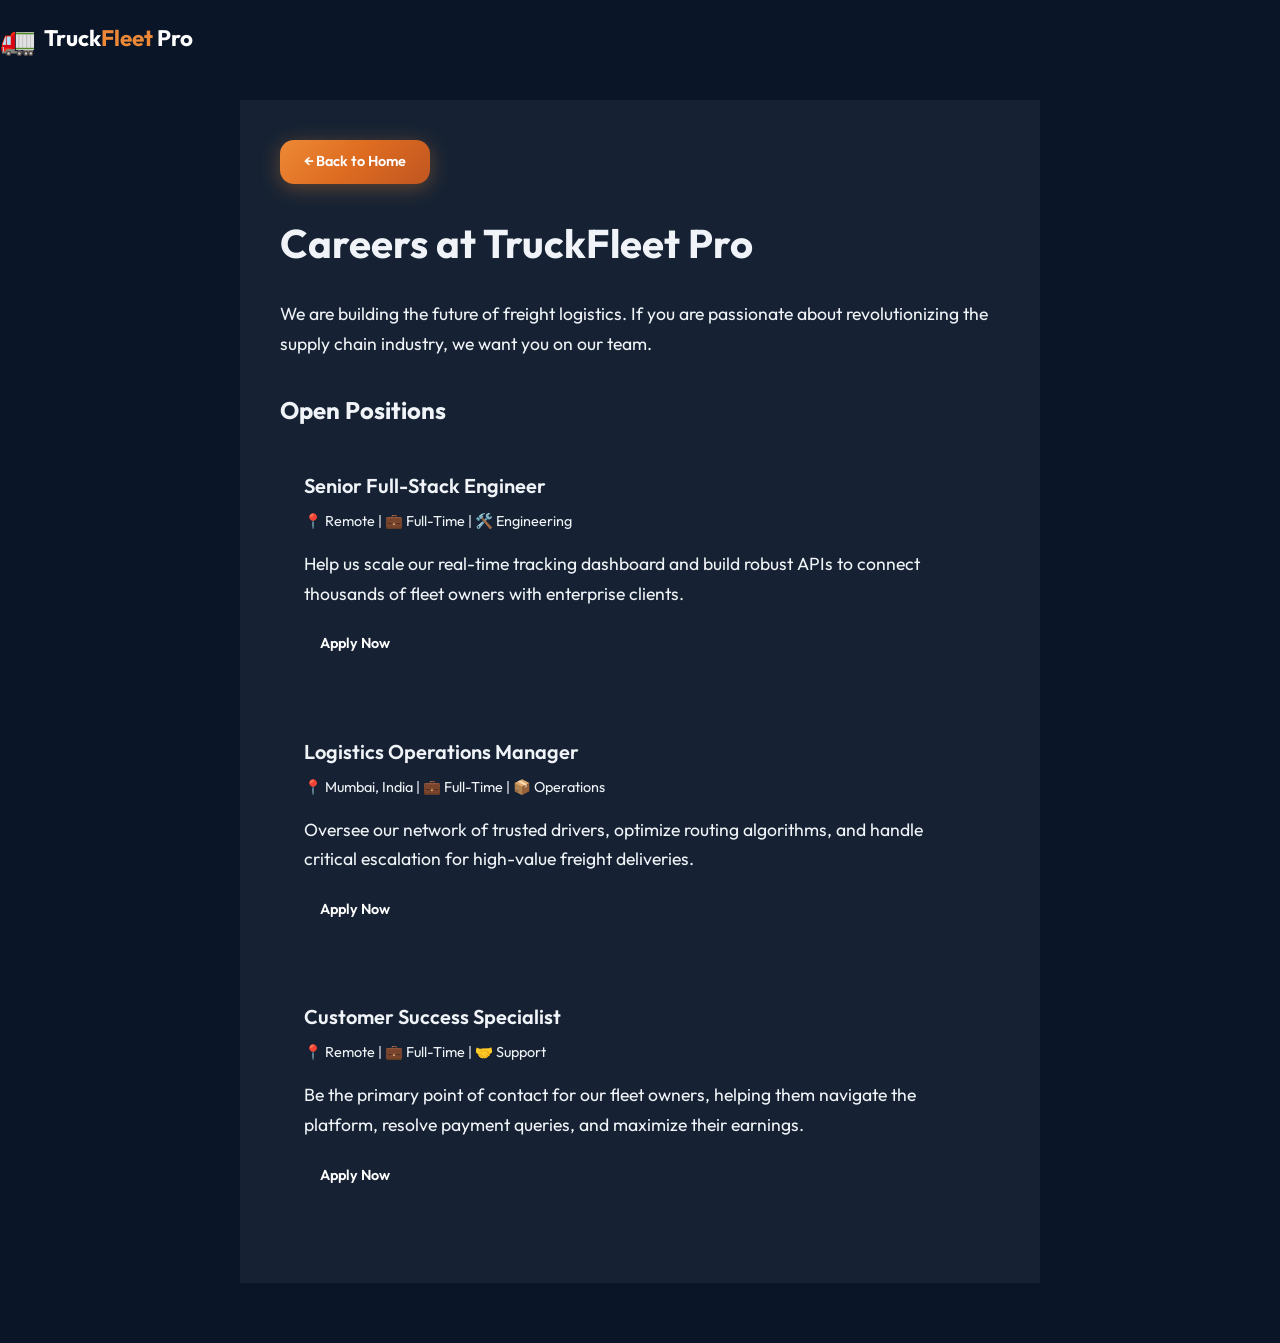
<file: careers.html>
<!DOCTYPE html>
<html lang="en" data-theme="dark">
<head>
  <meta charset="UTF-8">
  <meta name="viewport" content="width=device-width, initial-scale=1.0">
  <title>Careers - TruckFleet Pro</title>
  <link href="https://fonts.googleapis.com/css2?family=Outfit:wght@300;400;500;600;700;800;900&display=swap" rel="stylesheet" />
  <link rel="stylesheet" href="index.css" />
  <style>
    .legal-container {
      max-width: 800px;
      margin: 100px auto 60px;
      padding: 40px;
      background: var(--bg-card);
      border: 1px solid var(--border);
      border-radius: var(--r-xl);
    }
    .legal-container h1 { font-size: 2.5rem; margin-bottom: 1.5rem; color: var(--heading); }
    .legal-container h2 { font-size: 1.5rem; margin-top: 2rem; margin-bottom: 1rem; color: var(--heading); }
    .legal-container p { font-size: 1.1rem; color: var(--text2); margin-bottom: 1rem; line-height: 1.7; }
    
    .job-card {
      background: var(--bg2);
      border: 1px solid var(--border);
      border-radius: var(--r-md);
      padding: 1.5rem;
      margin-bottom: 1.5rem;
      transition: all 0.2s ease;
    }
    .job-card:hover {
      border-color: var(--accent);
      transform: translateY(-2px);
    }
    .job-title {
      font-size: 1.25rem;
      font-weight: 600;
      color: var(--heading);
      margin-bottom: 0.5rem;
    }
    .job-meta {
      font-size: 0.9rem;
      color: var(--text3);
      margin-bottom: 1rem;
    }
    .job-btn {
      display: inline-block;
      padding: 0.5rem 1rem;
      background: var(--accent);
      color: white;
      text-decoration: none;
      border-radius: var(--r-sm);
      font-weight: 600;
      font-size: 0.9rem;
    }
  </style>
  <link rel="icon" type="image/svg+xml" href="favicon.svg">
</head>
<body>
  <nav class="navbar" id="navbar">
    <a href="index.html" class="nav-logo" style="text-decoration:none">
      <span class="logo-icon">🚛</span>
      <span class="logo-text">Truck<span class="logo-accent">Fleet</span> Pro</span>
    </a>
  </nav>

  <div class="legal-container">
    <a href="index.html" class="btn btn-primary" style="display: inline-block; margin-bottom: 20px;">← Back to Home</a>
    <h1>Careers at TruckFleet Pro</h1>
    <p>We are building the future of freight logistics. If you are passionate about revolutionizing the supply chain industry, we want you on our team.</p>

    <h2>Open Positions</h2>

    <div class="job-card">
      <div class="job-title">Senior Full-Stack Engineer</div>
      <div class="job-meta">📍 Remote | 💼 Full-Time | 🛠️ Engineering</div>
      <p>Help us scale our real-time tracking dashboard and build robust APIs to connect thousands of fleet owners with enterprise clients.</p>
      <a href="mailto:crazytyagi01@gmail.com" class="job-btn">Apply Now</a>
    </div>

    <div class="job-card">
      <div class="job-title">Logistics Operations Manager</div>
      <div class="job-meta">📍 Mumbai, India | 💼 Full-Time | 📦 Operations</div>
      <p>Oversee our network of trusted drivers, optimize routing algorithms, and handle critical escalation for high-value freight deliveries.</p>
      <a href="mailto:crazytyagi01@gmail.com" class="job-btn">Apply Now</a>
    </div>

    <div class="job-card">
      <div class="job-title">Customer Success Specialist</div>
      <div class="job-meta">📍 Remote | 💼 Full-Time | 🤝 Support</div>
      <p>Be the primary point of contact for our fleet owners, helping them navigate the platform, resolve payment queries, and maximize their earnings.</p>
      <a href="mailto:crazytyagi01@gmail.com" class="job-btn">Apply Now</a>
    </div>

  </div>

  <script src="cursor-static.js"></script>
</body>
</html>
</file>
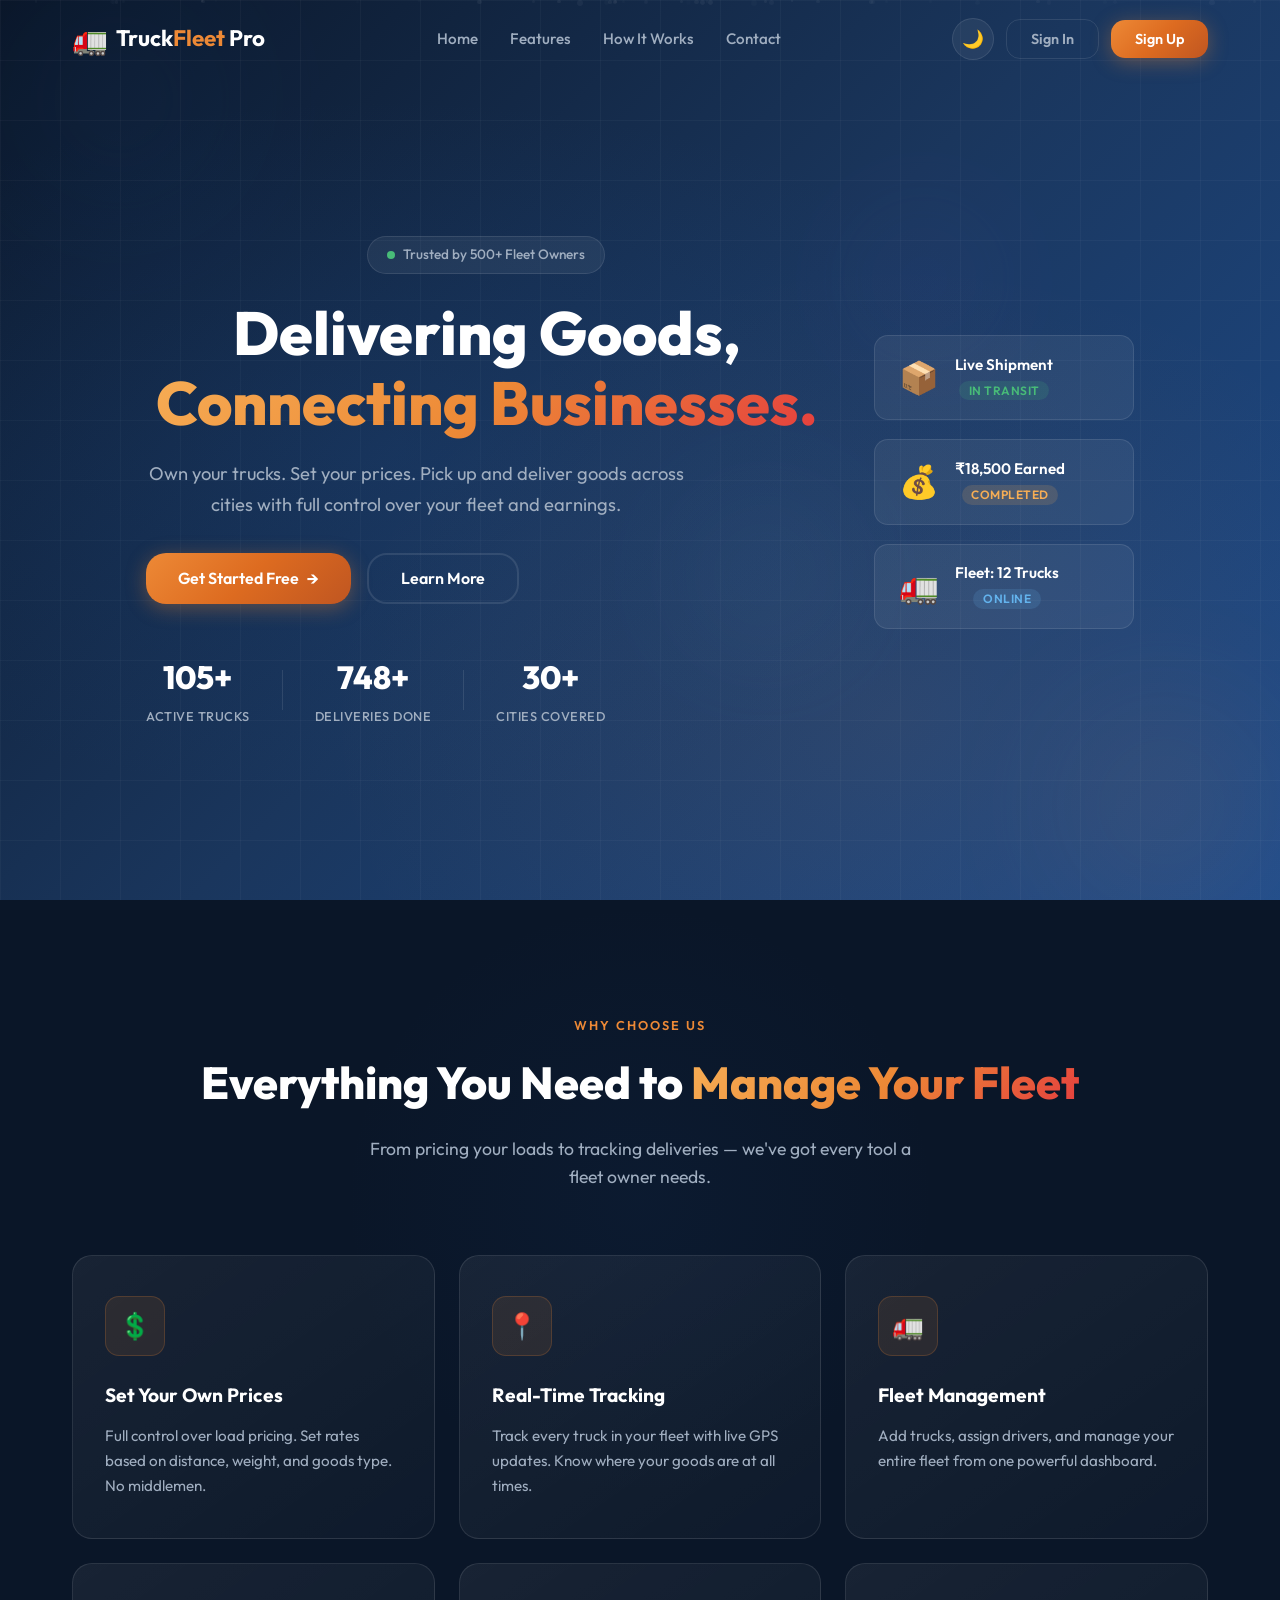
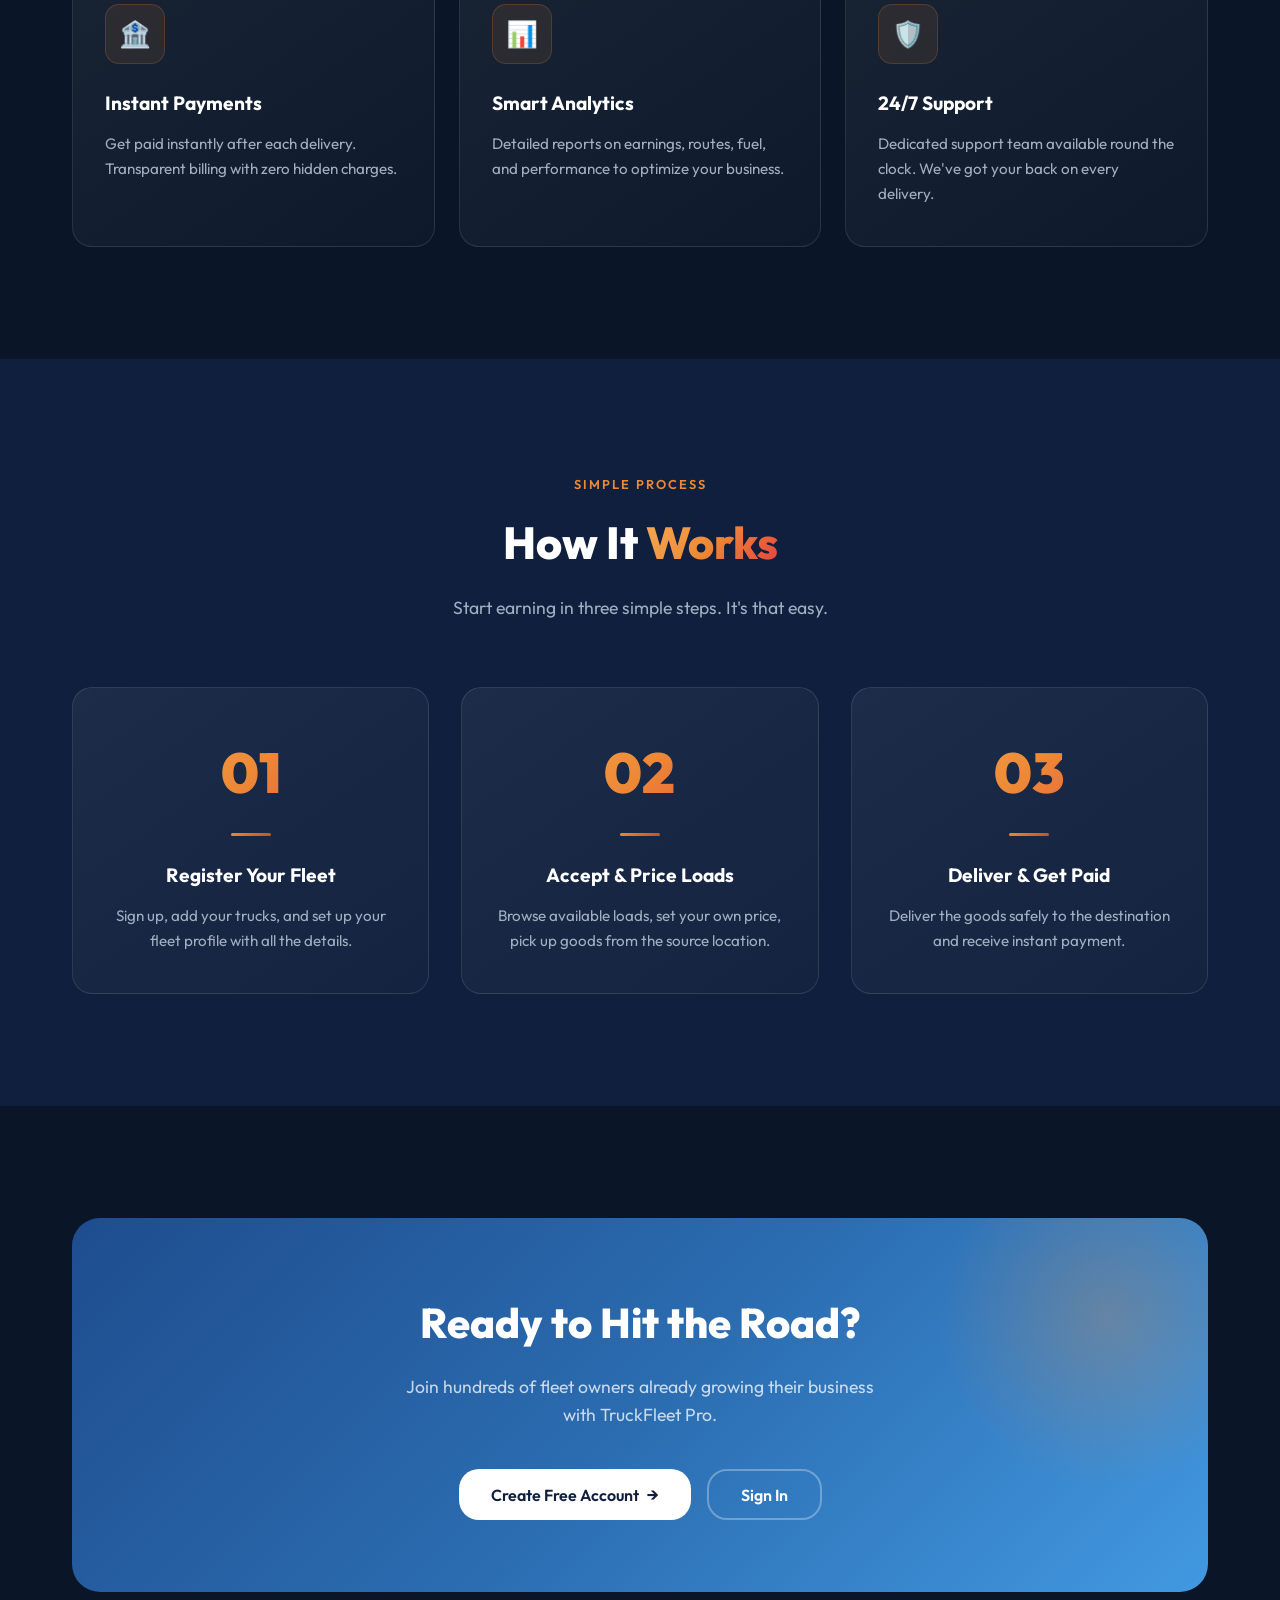
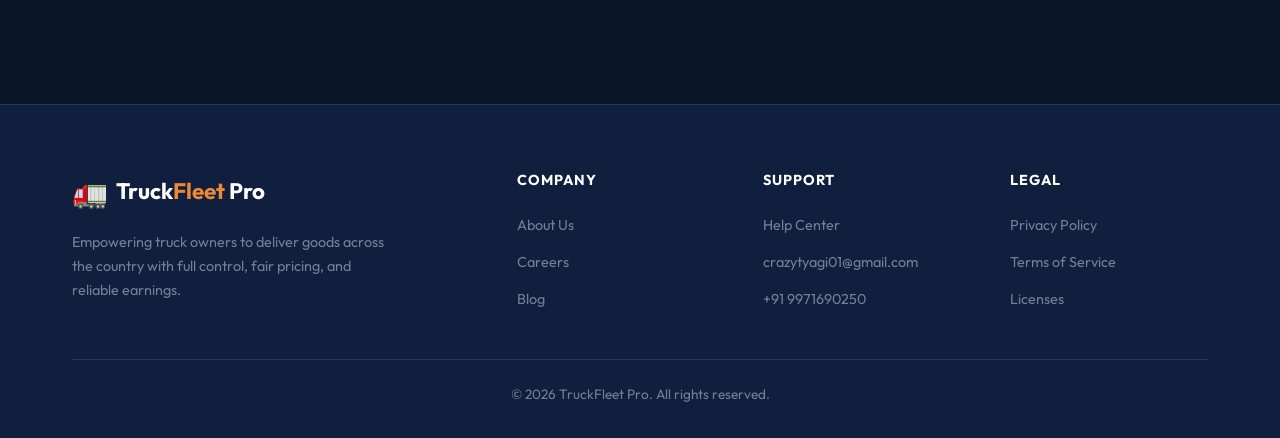
<file: dashboard.html>
<!DOCTYPE html>
<html lang="en" data-theme="dark">
<head>
  <meta charset="UTF-8" />
  <meta name="viewport" content="width=device-width, initial-scale=1.0" />
  <title>Dashboard — TruckFleet Pro</title>
  <link rel="preconnect" href="https://fonts.googleapis.com" />
  <link rel="preconnect" href="https://fonts.gstatic.com" crossorigin />
  <link href="https://fonts.googleapis.com/css2?family=Outfit:wght@300;400;500;600;700;800;900&display=swap" rel="stylesheet" />
  <link rel="stylesheet" href="dashboard.css" />
  <link rel="stylesheet" href="custom-select.css" />
  <link rel="icon" type="image/svg+xml" href="favicon.svg">
</head>
<body>

  <div class="cursor-circle" id="cursor-circle"></div>
  <div class="cursor-dot"    id="cursor-dot"></div>
  <div class="theme-ripple"  id="theme-ripple"></div>
  <div class="theme-flash"   id="theme-flash"></div>

  <!-- ══════════════════════════════
       HAMBURGER SIDE MENU
  ══════════════════════════════ -->
  <div class="sidemenu-overlay" id="sidemenu-overlay" onclick="closeSideMenu()"></div>
  <aside class="sidemenu" id="sidemenu">
    <div class="sidemenu-header">
      <div class="sidemenu-avatar" id="sidemenu-avatar">R</div>
      <div class="sidemenu-userinfo">
        <span class="sidemenu-name" id="sidemenu-name">Rajesh Kumar</span>
        <span class="sidemenu-role" id="sidemenu-role">Fleet Owner</span>
      </div>
    </div>
    <div class="sidemenu-divider"></div>
    <nav class="sidemenu-nav">
      <button class="sidemenu-item" onclick="openSubModal('account-details')">
        <span class="sm-icon">👤</span><span>Account Details</span>
      </button>
      <button class="sidemenu-item" onclick="openSubModal('change-role')">
        <span class="sm-icon">🏷️</span><span>Change Role</span>
      </button>
      <button class="sidemenu-item" id="sm-theme-btn" onclick="toggleThemeFromMenu()">
        <span class="sm-icon" id="sm-theme-icon">🌙</span>
        <span id="sm-theme-label">Switch to Light Mode</span>
      </button>
      <button class="sidemenu-item" onclick="openSubModal('change-password')">
        <span class="sm-icon">🔑</span><span>Change Password</span>
      </button>
      <button class="sidemenu-item" onclick="openSubModal('notifications')">
        <span class="sm-icon">🔔</span><span>Notifications</span>
        <span class="sm-badge" id="notif-badge" style="display:none">0</span>
      </button>
      <button class="sidemenu-item" onclick="openSubModal('help')">
        <span class="sm-icon">❓</span><span>Help &amp; Support</span>
      </button>
      <button class="sidemenu-item sidemenu-item-danger" onclick="openSubModal('delete-account')">
        <span class="sm-icon">⚠️</span><span>Request Account Deletion</span>
      </button>
    </nav>
    <div class="sidemenu-divider"></div>
    <button class="sidemenu-item sidemenu-logout" onclick="handleLogout()">
      <span class="sm-icon">🚪</span><span>Logout</span>
    </button>
  </aside>

  <!-- ══════════════════════════════
       TOP BAR
  ══════════════════════════════ -->
  <header class="topbar" id="topbar">
    <div class="topbar-left">
      <button class="hamburger-btn" onclick="toggleSideMenu()" aria-label="Open menu">
        <span></span><span></span><span></span>
      </button>
      <a href="index.html" class="topbar-logo">
        <span class="logo-icon">🚛</span>
        <span class="logo-text">Truck<span class="logo-accent">Fleet</span> Pro</span>
      </a>
    </div>
    <div class="topbar-right">
    </div>
  </header>

  <!-- ══════════════════════════════
       APP LAYOUT
  ══════════════════════════════ -->
  <div class="app-layout">

    <!-- ── Icon-only Left Nav (hover to expand) ── -->
    <aside class="left-nav" id="left-nav">
      <div class="nav-inner" id="nav-inner">
        <nav class="left-nav-links">
          <button class="left-nav-item active" id="nav-dashboard" onclick="switchView('dashboard')" title="Dashboard">
            <span class="lni-icon">🏠</span>
            <span class="lni-label">Dashboard</span>
          </button>
          <button class="left-nav-item" id="nav-vehicles" onclick="switchView('vehicles')" title="My Vehicles">
            <span class="lni-icon">🚛</span>
            <span class="lni-label">Vehicles</span>
          </button>
          <button class="left-nav-item" id="nav-drivers" onclick="switchView('drivers')" title="My Drivers">
            <span class="lni-icon">🧑‍✈️</span>
            <span class="lni-label">Drivers</span>
          </button>
          <button class="left-nav-item" id="nav-salary" onclick="switchView('salary')" title="Driver Salary">
            <span class="lni-icon">💰</span>
            <span class="lni-label">Salary</span>
          </button>
          <button class="left-nav-item" id="nav-trips" onclick="switchView('trips')" title="Trip Registration">
            <span class="lni-icon">🗺️</span>
            <span class="lni-label">Trip Registration</span>
          </button>
          <button class="left-nav-item" id="nav-broker" onclick="switchView('broker')" title="Brokered Trips">
            <span class="lni-icon">🤝</span>
            <span class="lni-label">Brokered Trips</span>
          </button>
        </nav>
      </div>
    </aside>

    <!-- ── Main Content ── -->
    <main class="dash-main" id="dash-main">

      <!-- ══════════════════════════════
           VIEW 1 — DASHBOARD HOME
      ══════════════════════════════ -->
      <div class="view" id="view-dashboard">
        <div class="view-header">
          <h1 class="view-greeting" id="dash-greeting">Good Morning, Rajesh! 👋</h1>
          <p class="view-date" id="dash-date"></p>
        </div>

        <!-- 4 overview cards: Name, Vehicles, Trips, Role -->
        <div class="overview-cards">
          <div class="ov-card ov-card-blue">
            <div class="ov-card-icon">👤</div>
            <div class="ov-card-info">
              <span class="ov-card-label">Account Name</span>
              <span class="ov-card-value" id="ov-name">—</span>
            </div>
            <div class="ov-card-glow"></div>
          </div>
          <div class="ov-card ov-card-orange" style="cursor:pointer" onclick="switchView('vehicles')">
            <div class="ov-card-icon">🚛</div>
            <div class="ov-card-info">
              <span class="ov-card-label">Vehicles Registered</span>
              <span class="ov-card-value ov-big" id="ov-trucks">0</span>
            </div>
            <div class="ov-card-hint">Manage →</div>
            <div class="ov-card-glow"></div>
          </div>
          <div class="ov-card ov-card-green" style="cursor:pointer" onclick="switchView('trips')">
            <div class="ov-card-icon">🗺️</div>
            <div class="ov-card-info">
              <span class="ov-card-label">Trips Registered</span>
              <span class="ov-card-value ov-big" id="ov-trips">0</span>
            </div>
            <div class="ov-card-hint">Manage →</div>
            <div class="ov-card-glow"></div>
          </div>
          <div class="ov-card ov-card-purple" style="cursor:pointer" onclick="openSubModal('change-role')">
            <div class="ov-card-icon">🏷️</div>
            <div class="ov-card-info">
              <span class="ov-card-label">Your Role</span>
              <span class="ov-card-value" id="ov-role">Fleet Owner</span>
            </div>
            <div class="ov-card-hint">Change →</div>
            <div class="ov-card-glow"></div>
          </div>
          <div class="ov-card ov-card-teal" style="cursor:pointer" onclick="switchView('broker')">
            <div class="ov-card-icon">🤝</div>
            <div class="ov-card-info">
              <span class="ov-card-label">Brokered Trips</span>
              <span class="ov-card-value ov-big" id="ov-broker">0</span>
            </div>
            <div class="ov-card-hint">Manage →</div>
            <div class="ov-card-glow"></div>
          </div>
        </div>

        <!-- Quick actions -->
        <div class="quick-section">
          <h2 class="qs-title">⚡ Quick Actions</h2>
          <div class="quick-actions">
            <button class="qa-card" onclick="switchView('vehicles')">
              <span class="qa-icon">➕</span>
              <span class="qa-label">Add Vehicle</span>
            </button>
            <button class="qa-card" onclick="switchView('trips'); setTimeout(startTripWizard,200)">
              <span class="qa-icon">🗺️</span>
              <span class="qa-label">Register Trip</span>
            </button>
            <button class="qa-card" onclick="openSubModal('account-details')">
              <span class="qa-icon">👤</span>
              <span class="qa-label">Account Details</span>
            </button>
            <button class="qa-card" onclick="openSubModal('change-role')">
              <span class="qa-icon">🏷️</span>
              <span class="qa-label">Change Role</span>
            </button>
          </div>
        </div>
      </div>

      <!-- ══════════════════════════════
           VIEW 2 — MY VEHICLES
      ══════════════════════════════ -->
      <div class="view hidden" id="view-vehicles">
        <div class="view-header">
          <div>
            <h1 class="view-title">🚛 My Vehicles</h1>
            <p class="view-subtitle">Manage all your registered vehicles</p>
          </div>
          <button class="btn-primary-action" id="btn-show-add-vehicle" onclick="toggleAddVehicleForm()">
            ➕ Add Vehicle
          </button>
        </div>

        <!-- Add Vehicle Form -->
        <div class="add-vehicle-panel" id="add-vehicle-panel" style="display:none">
          <div class="avp-header">
            <h3>Register a New Vehicle</h3>
            <button class="avp-close" onclick="toggleAddVehicleForm()">✕</button>
          </div>
          <div class="form-error" id="veh-error"></div>
          <form id="form-add-vehicle" onsubmit="handleAddVehicle(event)">
            <div class="avp-fields">
              <div class="avp-field">
                <label for="veh-number">🔢 Vehicle Number</label>
                <input type="text" id="veh-number" placeholder="e.g. HR38X1234" oninput="this.value = this.value.toUpperCase().replace(/[^A-Z0-9]/g, '')" required />
              </div>
              <div class="avp-field">
                <label for="veh-owner">👤 Owner Name</label>
                <input type="text" id="veh-owner" placeholder="e.g. Rajesh Kumar" required />
              </div>
              <div class="avp-field">
                <label for="veh-type">🚛 Vehicle Type</label>
                <select id="veh-type" required onchange="handleVehTypeChange(this.value)">
                  <option value="" disabled selected>Select type</option>
                  <option>Mini Truck</option>
                  <option>Open Truck</option>
                  <option>Container Truck</option>
                  <option>Tanker</option>
                  <option>Trailer</option>
                  <option>Tipper / Dumper</option>
                  <option>Refrigerated Truck</option>
                  <option>Flatbed Truck</option>
                </select>
              </div>
              <div class="avp-field">
                <label for="veh-driver">🧑‍✈️ Driver Name</label>
                <input type="text" id="veh-driver" placeholder="e.g. Ramesh Singh" required />
              </div>
              <div class="avp-field" id="container-type-field" style="display:none; animation: slideIn 0.3s ease;">
                <label>📦 Container Type</label>
                <div class="veh-subtype-btns">
                  <button type="button" class="veh-sub-btn" id="veh-btn-SXL" onclick="selectContainerType('SXL')">SXL</button>
                  <button type="button" class="veh-sub-btn" id="veh-btn-MXL" onclick="selectContainerType('MXL')">MXL</button>
                </div>
                <input type="hidden" id="veh-container-type" value="" />
              </div>
              <div class="avp-field" id="container-size-field" style="display:none; animation: slideIn 0.3s ease;">
                <label>📏 Size & Capacity</label>
                <div class="veh-subtype-btns" id="container-size-btns">
                  <!-- Rendered dynamically -->
                </div>
                <input type="hidden" id="veh-container-size" value="" />
              </div>
            </div>
            <button type="submit" class="btn-submit-vehicle">➕ Add Vehicle</button>
          </form>
        </div>

        <!-- Vehicles Table -->
        <div class="vehicles-table-wrap">
          <div class="vtw-toolbar">
            <span class="vtw-count" id="vtw-count">0 vehicles registered</span>
          </div>
          <table class="data-table" id="vehicles-table">
            <thead>
              <tr>
                <th>#</th>
                <th>Vehicle Number</th>
                <th>Owner Name</th>
                <th>Driver Name</th>
                <th>Vehicle Type</th>
                <th>Registered On</th>
                <th>Action</th>
              </tr>
            </thead>
            <tbody id="vehicles-tbody">
              <tr class="empty-row"><td colspan="7">No vehicles yet. Click "Add Vehicle" to get started.</td></tr>
            </tbody>
          </table>
        </div>
      </div>

      <!-- ══════════════════════════════
           VIEW 2.5 — MY DRIVERS
      ══════════════════════════════ -->
      <div class="view hidden" id="view-drivers">
        <div class="view-header">
          <div>
            <h1 class="view-title">🧑‍✈️ My Drivers</h1>
            <p class="view-subtitle">Manage all your registered drivers</p>
          </div>
          <button class="btn-primary-action" id="btn-show-add-driver" onclick="toggleAddDriverForm()">
            ➕ Add Driver
          </button>
        </div>

        <!-- Add Driver Form -->
        <div class="add-vehicle-panel" id="add-driver-panel" style="display:none">
          <div class="avp-header">
            <h3>Register a New Driver</h3>
            <button class="avp-close" onclick="toggleAddDriverForm()">✕</button>
          </div>
          <div class="form-error" id="drv-error"></div>
          <form id="form-add-driver" onsubmit="handleAddDriver(event)">
            <div class="avp-fields">
              <div class="avp-field">
                <label for="drv-name">👤 Driver Name</label>
                <input type="text" id="drv-name" placeholder="e.g. Ramesh Singh" required />
              </div>
              <div class="avp-field">
                <label for="drv-license">🪪 Driving License</label>
                <input type="text" id="drv-license" placeholder="e.g. HR06201100" oninput="this.value = this.value.toUpperCase().replace(/[^A-Z0-9]/g, '')" required />
              </div>
            </div>
            <button type="submit" class="btn-submit-vehicle">➕ Add Driver</button>
          </form>
        </div>

        <!-- Drivers Table -->
        <div class="vehicles-table-wrap">
          <div class="vtw-toolbar">
            <span class="vtw-count" id="dtw-count">0 drivers registered</span>
          </div>
          <table class="data-table" id="drivers-table">
            <thead>
              <tr>
                <th>#</th>
                <th>Driver Name</th>
                <th>Driving License</th>
                <th>Added On</th>
                <th>Actions</th>
              </tr>
            </thead>
            <tbody id="drivers-tbody">
              <!-- Driver rows populated by JS -->
            </tbody>
          </table>
        </div>
      </div>

      <!-- ══════════════════════════════
           VIEW 3 — TRIP REGISTRATION
      ══════════════════════════════ -->
      <div class="view hidden" id="view-trips">

        <!-- Trip Home (list + button) -->
        <div id="trip-home">
          <div class="view-header">
            <div>
              <h1 class="view-title">🗺️ Trip Registration</h1>
              <p class="view-subtitle">Register and track all your delivery trips</p>
            </div>
            <button class="btn-primary-action" onclick="startTripWizard()">➕ Add New Trip</button>
          </div>
          <div class="trips-list-section">
            <div class="tls-toolbar">
              <span class="tls-count" id="tls-count">0 trips registered</span>
            </div>
            <div id="trips-list-container">
              <div class="empty-state" id="trips-empty-state">
                <div class="es-icon">🗺️</div>
                <h3>No trips registered yet</h3>
                <p>Click "Add New Trip" to register your first delivery trip.</p>
              </div>
            </div>
          </div>
        </div>

        <!-- Trip Wizard -->
        <div id="trip-wizard" style="display:none">
          <div class="wizard-progress">
            <button class="wizard-back" id="wizard-back-btn" onclick="wizardBack()">← Back</button>
            <div class="wizard-steps">
              <div class="wizard-step" id="ws-1">1</div>
              <div class="wizard-step-line"></div>
              <div class="wizard-step" id="ws-2">2</div>
              <div class="wizard-step-line"></div>
              <div class="wizard-step" id="ws-3">3</div>
              <div class="wizard-step-line"></div>
              <div class="wizard-step" id="ws-4">4</div>
              <div class="wizard-step-line"></div>
              <div class="wizard-step" id="ws-5">5</div>
              <div class="wizard-step-line"></div>
              <div class="wizard-step" id="ws-6">6</div>
              <div class="wizard-step-line"></div>
              <div class="wizard-step" id="ws-7">7</div>
              <div class="wizard-step-line"></div>
              <div class="wizard-step" id="ws-8">✓</div>
            </div>
            <button class="wizard-cancel" onclick="cancelWizard()">✕ Cancel</button>
          </div>

          <!-- Step 1: Vehicle -->
          <div class="wizard-page" id="wp-1">
            <div class="wizard-page-content">
              <div class="wp-icon">🚛</div>
              <h2 class="wp-title">Select a Vehicle</h2>
              <p class="wp-desc">Choose which truck will be used for this trip.</p>
              <div class="vehicle-selector" id="vehicle-selector"></div>
              <div class="wp-error" id="wp1-error"></div>
              <button class="btn-wizard-next" onclick="wizardNext(1)">Continue →</button>
            </div>
          </div>

          <!-- Step 2: From -->
          <div class="wizard-page hidden" id="wp-2">
            <div class="wizard-page-content">
              <div class="wp-icon">📍</div>
              <h2 class="wp-title">Pickup Location</h2>
              <p class="wp-desc">Where will the goods be picked up from?</p>
              <div class="wp-input-wrap">
                <input type="text" id="trip-from" class="wp-input" placeholder="e.g. Delhi Warehouse, Sector 62" />
              </div>
              <div class="wp-error" id="wp2-error"></div>
              <button class="btn-wizard-next" onclick="wizardNext(2)">Continue →</button>
            </div>
          </div>

          <!-- Step 3: To -->
          <div class="wizard-page hidden" id="wp-3">
            <div class="wizard-page-content">
              <div class="wp-icon">🏁</div>
              <h2 class="wp-title">Delivery Location</h2>
              <p class="wp-desc">Where should the goods be delivered?</p>
              <div class="wp-input-wrap">
                <input type="text" id="trip-to" class="wp-input" placeholder="e.g. Mumbai JNPT Port" />
              </div>
              <div class="wp-error" id="wp3-error"></div>
              <button class="btn-wizard-next" onclick="wizardNext(3)">Continue →</button>
            </div>
          </div>

          <!-- Step 4: Total amount -->
          <div class="wizard-page hidden" id="wp-4">
            <div class="wizard-page-content">
              <div class="wp-icon">💰</div>
              <h2 class="wp-title">Total Delivery Amount</h2>
              <p class="wp-desc">What is the total agreed amount for this delivery?</p>
              <div class="wp-input-wrap wp-input-prefix">
                <span class="wp-prefix">₹</span>
                <input type="number" id="trip-total" class="wp-input" placeholder="e.g. 25000" min="1" />
              </div>
              <div class="wp-error" id="wp4-error"></div>
              <button class="btn-wizard-next" onclick="wizardNext(4)">Continue →</button>
            </div>
          </div>

          <!-- Step 5: Advance -->
          <div class="wizard-page hidden" id="wp-5">
            <div class="wizard-page-content">
              <div class="wp-icon">🏦</div>
              <h2 class="wp-title">Advance Given</h2>
              <p class="wp-desc">How much advance has been paid to the owner upfront?</p>
              <div class="wp-input-wrap wp-input-prefix">
                <span class="wp-prefix">₹</span>
                <input type="number" id="trip-advance" class="wp-input" placeholder="e.g. 10000" min="0" />
              </div>
              <div class="wp-hint">Enter 0 if no advance was given.</div>
              <div class="wp-error" id="wp5-error"></div>
              <button class="btn-wizard-next" onclick="wizardNext(5)">Continue →</button>
            </div>
          </div>

          <!-- Step 6: TDS -->
          <div class="wizard-page hidden" id="wp-6">
            <div class="wizard-page-content">
              <div class="wp-icon">✂️</div>
              <h2 class="wp-title">TDS Deduction</h2>
              <p class="wp-desc">Select the TDS percentage to deduct from the Total Amount.</p>
              
              <div class="tds-selector">
                <button class="tds-btn active" id="tds-btn-0" onclick="selectTds(0)">None (0%)</button>
                <button class="tds-btn" id="tds-btn-1" onclick="selectTds(1)">1% TDS</button>
                <button class="tds-btn" id="tds-btn-2" onclick="selectTds(2)">2% TDS</button>
              </div>
              
              <input type="hidden" id="trip-tds-val" value="0" />

              <div class="wp-error" id="wp6-error"></div>
              <button class="btn-wizard-next" style="margin-top: 1.5rem;" onclick="wizardNext(6)">Continue →</button>
            </div>
          </div>

          <!-- Step 7: GST -->
          <div class="wizard-page hidden" id="wp-7">
            <div class="wizard-page-content">
              <div class="wp-icon">📄</div>
              <h2 class="wp-title">GST Selection</h2>
              <p class="wp-desc">Select the applicable GST type and rate.</p>
              
              <div class="gst-selector">
                <button class="gst-btn active" id="gst-type-NILL" onclick="selectGstType('NILL')">NILL</button>
                <button class="gst-btn" id="gst-type-IGST" onclick="selectGstType('IGST')">IGST</button>
                <button class="gst-btn" id="gst-type-CSGST" onclick="selectGstType('CSGST')">CGST + SGST</button>
              </div>

              <div class="gst-rate-selector" id="gst-rate-selector" style="display:none; margin-top:1rem;">
                <p class="wp-desc" style="margin-bottom:0.5rem; font-size:0.9rem;">Select GST Rate:</p>
                <div style="display:flex; gap:0.5rem; justify-content:center;">
                  <button class="gst-rate-btn active" id="gst-rate-5" onclick="selectGstRate(5)">5%</button>
                  <button class="gst-rate-btn" id="gst-rate-12" onclick="selectGstRate(12)">12%</button>
                  <button class="gst-rate-btn" id="gst-rate-18" onclick="selectGstRate(18)">18%</button>
                </div>
              </div>
              
              <input type="hidden" id="trip-gst-type" value="NILL" />
              <input type="hidden" id="trip-gst-rate" value="0" />

              <div class="wp-error" id="wp7-error"></div>
              <button class="btn-wizard-next" style="margin-top: 1.5rem;" onclick="wizardNext(7)">Review Trip →</button>
            </div>
          </div>

          <!-- Step 8: Confirm -->
          <div class="wizard-page hidden" id="wp-8">
            <div class="wizard-page-content">
              <div class="wp-icon">📋</div>
              <h2 class="wp-title">Confirm Trip Details</h2>
              <p class="wp-desc">Review everything before registering this trip.</p>
              <div class="confirm-card" id="confirm-card"></div>
              <div class="confirm-actions">
                <button class="btn-confirm-register" onclick="confirmTrip()">✅ Register Trip</button>
                <button class="btn-confirm-edit" onclick="wizardBack()">✏️ Edit</button>
              </div>
            </div>
          </div>
        </div>
      </div>

      <!-- ══════════════════════════════
           VIEW 4 — BROKERED TRIPS
      ══════════════════════════════ -->
      <div class="view hidden" id="view-broker">
        
        <!-- Broker Home -->
        <div id="broker-home">
          <div class="view-header">
            <div>
              <h1 class="view-title">🤝 Brokered Trips</h1>
              <p class="view-subtitle">Manage third-party marketplace trips and track profits</p>
            </div>
            <button class="btn-primary-action" onclick="startBrokerWizard()">➕ Add Brokered Trip</button>
          </div>
          <div class="trips-list-section">
            <div class="tls-toolbar">
              <span class="tls-count" id="bls-count">0 brokered trips</span>
            </div>
            <div id="broker-list-container">
              <div class="empty-state" id="broker-empty-state">
                <div class="es-icon">🤝</div>
                <h3>No brokered trips yet</h3>
                <p>Click "Add Brokered Trip" to act as a middleman for a delivery.</p>
              </div>
            </div>
          </div>
        </div>

        <!-- Broker Wizard -->
        <div id="broker-wizard" style="display:none">
          <div class="wizard-progress">
            <button class="wizard-back" id="bwizard-back-btn" onclick="bwizardBack()">← Back</button>
            <div class="wizard-steps">
              <div class="wizard-step" id="bws-1">1</div>
              <div class="wizard-step-line"></div>
              <div class="wizard-step" id="bws-2">2</div>
              <div class="wizard-step-line"></div>
              <div class="wizard-step" id="bws-3">3</div>
              <div class="wizard-step-line"></div>
              <div class="wizard-step" id="bws-4">✓</div>
            </div>
            <button class="wizard-cancel" onclick="cancelBrokerWizard()">✕ Cancel</button>
          </div>

          <div class="wizard-page" id="bw-step-1">
            <div class="wizard-page-content">
              <div class="wp-icon">🏢</div>
              <h2 class="wp-title">Party Details</h2>
              <p class="wp-desc">Enter the details of the company and the external truck owner.</p>
              
              <div class="wp-input-wrap">
                <input type="text" id="broker-company" class="wp-input" placeholder="Company Name (e.g. Acme Corp)" />
              </div>
              <div class="wp-input-wrap">
                <input type="text" id="broker-owner" class="wp-input" placeholder="Truck Owner Name (e.g. Suresh Singh)" />
              </div>
              <div class="wp-input-wrap">
                <input type="text" id="broker-vehicle" class="wp-input" placeholder="Vehicle Number (e.g. HR38X1234)" oninput="this.value = this.value.toUpperCase().replace(/[^A-Z0-9]/g, '')" />
              </div>

              <div class="wp-error" id="bwp1-error"></div>
              <button class="btn-wizard-next" onclick="bwizardNext(1)">Continue →</button>
            </div>
          </div>

          <div class="wizard-page hidden" id="bw-step-2">
            <div class="wizard-page-content">
              <div class="wp-icon">📍</div>
              <h2 class="wp-title">Route Details</h2>
              <p class="wp-desc">Where is the load going?</p>
              
              <div class="wp-input-wrap">
                <input type="text" id="broker-from" class="wp-input" placeholder="Pickup Location (e.g. Mumbai)" />
              </div>
              <div class="wp-input-wrap">
                <input type="text" id="broker-to" class="wp-input" placeholder="Drop Location (e.g. Delhi)" />
              </div>

              <div class="wp-error" id="bwp2-error"></div>
              <button class="btn-wizard-next" onclick="bwizardNext(2)">Continue →</button>
            </div>
          </div>

          <div class="wizard-page hidden" id="bw-step-3">
            <div class="wizard-page-content">
              <div class="wp-icon">💸</div>
              <h2 class="wp-title">Financials</h2>
              <p class="wp-desc">Enter the purchase and sell amounts to calculate profit.</p>
              
              <div class="wp-input-wrap">
                <input type="number" id="broker-purchase" class="wp-input" placeholder="Purchase Amount (Cost) ₹" min="0" />
              </div>
              <div class="wp-input-wrap">
                <input type="number" id="broker-sell" class="wp-input" placeholder="Sell Amount (Revenue) ₹" min="0" />
              </div>

              <div class="wp-error" id="bwp3-error"></div>
              <button class="btn-wizard-next" onclick="bwizardNext(3)">View Overview →</button>
            </div>
          </div>

          <div class="wizard-page hidden" id="bw-step-4">
            <div class="wizard-page-content" style="max-width:640px;">
              <div class="wp-icon">✅</div>
              <h2 class="wp-title">Review & Confirm</h2>
              <p class="wp-desc">Review the brokered trip details before registering.</p>
              
              <div class="confirm-card" id="broker-confirm-card" style="text-align:left; margin-bottom:2rem;">
                <!-- Built dynamically -->
              </div>
              
              <div class="confirm-actions" style="display:flex; justify-content:center; gap:1rem;">
                <button class="btn-confirm-register" onclick="confirmBrokerTrip()">✅ Register Brokered Trip</button>
                <button class="btn-confirm-edit" onclick="bwizardBack()">✏️ Edit</button>
              </div>
            </div>
          </div>
        </div>
      </div>

      <!-- ══════════════════════════════
           VIEW 6 — SALARY
      ══════════════════════════════ -->
      <div class="view hidden" id="view-salary">
        <div class="view-header">
          <h1 class="view-title">💰 Driver Salary</h1>
          <p class="view-subtitle" id="salary-subtitle">Search for a driver to manage their monthly salary</p>
        </div>

        <div class="salary-subtabs">
          <button class="salary-tab-btn active" id="stab-assign" onclick="switchSalaryTab('assign')">Assign Salary</button>
          <button class="salary-tab-btn" id="stab-status" onclick="switchSalaryTab('status')">Check Status</button>
        </div>

        <div id="salary-assign-section" class="salary-section">
          <div class="salary-search-container">
            <div class="salary-search-wrapper">
              <div class="salary-search-box">
                <span class="ss-icon">🔍</span>
                <input type="text" id="salary-search-input" placeholder="Enter driver name..." oninput="handleSalaryInput(this.value)" autocomplete="off">
                <button class="ss-btn" onclick="executeSalarySearch()">Search</button>
              </div>
              <div class="salary-autocomplete" id="salary-autocomplete" style="display:none"></div>
            </div>
          </div>

          <div class="salary-results-container" id="salary-results-container">
            <!-- Results will be injected here -->
          </div>
        </div>

        <div id="salary-status-section" class="salary-section" style="display:none;">
          <div class="salary-status-container" id="salary-status-container">
            <!-- Status cards will be injected here -->
          </div>
        </div>
      </div>
    </main>
  </div>

  <!-- ══════════════════════════════
       PAYMENT CONFIRM MODAL
  ══════════════════════════════ -->
  <div class="sub-modal-overlay" id="modal-payment-confirm" onclick="closeSubModalOnOverlay(event,'payment-confirm')">
    <div class="sub-modal">
      <button class="modal-close" onclick="closeSubModal('payment-confirm')">&times;</button>
      <div class="sub-modal-header"><span>💰</span><h2>Confirm Payment Receipt</h2></div>
      <p class="modal-confirm-text">You are confirming that the full remaining payment has been received for this trip:</p>
      <div class="pay-confirm-summary" id="pay-confirm-summary">
        <!-- populated by JS -->
      </div>
      <div class="confirm-actions" style="margin-top:1.5rem">
        <button class="btn-confirm-register" id="btn-confirm-payment" onclick="executePaidConfirm()">✅ Confirm Payment Received</button>
        <button class="btn-confirm-edit" onclick="closeSubModal('payment-confirm')">Cancel</button>
      </div>
    </div>
  </div>

  <!-- ══════════════════════════════
       SUB-MODALS
  ══════════════════════════════ -->

  <!-- Account Details -->
  <div class="sub-modal-overlay" id="modal-account-details" onclick="closeSubModalOnOverlay(event,'account-details')">
    <div class="sub-modal">
      <button class="modal-close" onclick="closeSubModal('account-details')">&times;</button>
      <div class="sub-modal-header"><span>👤</span><h2>Account Details</h2></div>
      <div class="account-details-grid" id="account-details-grid"></div>
      <button class="btn-primary-full" style="margin-top:1.25rem" onclick="closeSubModal('account-details');openSubModal('change-role')">
        🏷️ Change Role
      </button>
    </div>
  </div>

  <!-- Change Role -->
  <div class="sub-modal-overlay" id="modal-change-role" onclick="closeSubModalOnOverlay(event,'change-role')">
    <div class="sub-modal">
      <button class="modal-close" onclick="closeSubModal('change-role')">&times;</button>
      <div class="sub-modal-header"><span>🏷️</span><h2>Change Role</h2></div>
      <p class="modal-confirm-text">Select your role. Only the role field will be updated.</p>
      <div class="role-option-list" id="role-option-list">
        <button class="role-option-btn" id="role-fleet-owner" onclick="selectRole('fleet-owner')">
          <span class="role-opt-icon">🚛</span>
          <div class="role-opt-info">
            <span class="role-opt-name">Fleet Owner / Truck Owner</span>
            <span class="role-opt-desc">You own trucks and take delivery contracts</span>
          </div>
          <span class="role-opt-check" id="rc-fleet-owner"></span>
        </button>
        <button class="role-option-btn" id="role-company" onclick="selectRole('company')">
          <span class="role-opt-icon">🏢</span>
          <div class="role-opt-info">
            <span class="role-opt-name">Company</span>
            <span class="role-opt-desc">You hire trucks to move your goods</span>
          </div>
          <span class="role-opt-check" id="rc-company"></span>
        </button>
        <button class="role-option-btn" id="role-driver" onclick="selectRole('driver')">
          <span class="role-opt-icon">👨‍✈️</span>
          <div class="role-opt-info">
            <span class="role-opt-name">Truck Driver</span>
            <span class="role-opt-desc">You drive trucks for fleet owners</span>
          </div>
          <span class="role-opt-check" id="rc-driver"></span>
        </button>
      </div>
      <button class="btn-primary-full" onclick="saveRole()" style="margin-top:1.25rem">💾 Save Role</button>
    </div>
  </div>

  <!-- Change Password -->
  <div class="sub-modal-overlay" id="modal-change-password" onclick="closeSubModalOnOverlay(event,'change-password')">
    <div class="sub-modal">
      <button class="modal-close" onclick="closeSubModal('change-password')">&times;</button>
      <div class="sub-modal-header"><span>🔑</span><h2>Change Password</h2></div>
      <div class="form-error" id="pw-error"></div>
      <div class="pw-success" id="pw-success" style="display:none">✅ Password updated!</div>
      <form class="modal-form" id="form-change-password" onsubmit="handleChangePassword(event)">
        <div class="form-group">
          <label for="pw-current">Current Password</label>
          <div class="input-wrap"><span class="input-icon">🔒</span>
            <input type="password" id="pw-current" placeholder="Current password" required /></div>
        </div>
        <div class="form-group">
          <label for="pw-new">New Password</label>
          <div class="input-wrap"><span class="input-icon">🆕</span>
            <input type="password" id="pw-new" placeholder="Min 8 characters" required minlength="8" /></div>
        </div>
        <div class="form-group">
          <label for="pw-confirm">Confirm Password</label>
          <div class="input-wrap"><span class="input-icon">✅</span>
            <input type="password" id="pw-confirm" placeholder="Re-enter new password" required minlength="8" /></div>
        </div>
        <button type="submit" class="btn-primary-full" style="margin-top:1.25rem">Update Password</button>
      </form>
    </div>
  </div>

  <!-- Salary Entry Modal -->
  <div class="sub-modal-overlay" id="modal-salary" onclick="closeSubModalOnOverlay(event,'salary')">
    <div class="sub-modal">
      <button class="modal-close" onclick="closeSubModal('salary')">&times;</button>
      <div class="sub-modal-header"><span>💰</span><h2>Enter Salary</h2></div>
      <p class="modal-confirm-text" id="salary-driver-name">Driver: --</p>
      <form class="modal-form" id="form-salary" onsubmit="handleSaveSalary(event)">
        <input type="hidden" id="salary-driver-id">
        <div class="form-group">
          <label for="salary-amount">Salary Amount (₹)</label>
          <div class="input-wrap"><span class="input-icon">₹</span>
            <input type="number" id="salary-amount" placeholder="e.g. 25000" required min="0" /></div>
        </div>
        <button type="submit" class="btn-primary-full" style="margin-top:1.25rem">💾 Save Salary</button>
      </form>
    </div>
  </div>

  <!-- Notifications -->
  <div class="sub-modal-overlay" id="modal-notifications" onclick="closeSubModalOnOverlay(event,'notifications')">
    <div class="sub-modal">
      <button class="modal-close" onclick="closeSubModal('notifications')">&times;</button>
      <div class="sub-modal-header"><span>🔔</span><h2>Notifications</h2></div>
      <div class="notif-list" id="notif-list"></div>
    </div>
  </div>

  <!-- Help -->
  <div class="sub-modal-overlay" id="modal-help" onclick="closeSubModalOnOverlay(event,'help')">
    <div class="sub-modal">
      <button class="modal-close" onclick="closeSubModal('help')">&times;</button>
      <div class="sub-modal-header"><span>❓</span><h2>Help &amp; Support</h2></div>
      <div class="help-content">
        <div class="help-item"><strong>🚛 Add a Vehicle</strong><p>Navigate to "My Vehicles" tab → click "Add Vehicle" → fill in the form.</p></div>
        <div class="help-item"><strong>🗺️ Register a Trip</strong><p>Go to "Trip Registration" → click "Add New Trip" → complete the 5-step wizard.</p></div>
        <div class="help-item"><strong>🏷️ Change Role</strong><p>Click your role card on the dashboard or use the hamburger menu.</p></div>
        <div class="help-item"><strong>📞 Support</strong><p>Email: <a href="mailto:crazytyagi01@gmail.com" style="color:var(--accent)">crazytyagi01@gmail.com</a><br>Phone: <a href="tel:+919971690250" style="color:var(--accent)">+91 9971690250</a></p></div>
      </div>
    </div>
  </div>

  <!-- Delete Account -->
  <div class="sub-modal-overlay" id="modal-delete-account" onclick="closeSubModalOnOverlay(event,'delete-account')">
    <div class="sub-modal">
      <button class="modal-close" onclick="closeSubModal('delete-account')">&times;</button>
      <div class="sub-modal-header danger-header"><span>⚠️</span><h2>Request Account Deletion</h2></div>
      <div class="delete-warning">⚠️ This is <strong>irreversible</strong>. All data will be permanently removed.</div>
      <form class="modal-form" id="form-delete-account" onsubmit="handleDeleteRequest(event)">
        <div class="form-group">
          <label for="del-reason">Reason</label>
          <div class="input-wrap"><span class="input-icon">📝</span>
            <select id="del-reason" required>
              <option value="" disabled selected>Select a reason</option>
              <option>No longer needed</option>
              <option>Switching platform</option>
              <option>Privacy concerns</option>
              <option>Other</option>
            </select></div>
        </div>
        <div class="form-group">
          <label for="del-confirm">Type DELETE to confirm</label>
          <div class="input-wrap"><span class="input-icon">✍️</span>
            <input type="text" id="del-confirm" placeholder='Type "DELETE"' required /></div>
        </div>
        <button type="submit" class="btn-danger-full">Submit Deletion Request</button>
      </form>
    </div>
  </div>

  <!-- Custom Confirm Modal -->
  <div class="confirm-overlay" id="custom-confirm-overlay">
    <div class="confirm-box">
      <div class="cb-icon">❓</div>
      <h3 class="cb-title">Please Confirm</h3>
      <p class="cb-message" id="custom-confirm-message">Are you sure?</p>
      <div class="cb-actions">
        <button class="cb-btn cb-btn-cancel" id="custom-confirm-cancel">Cancel</button>
        <button class="cb-btn cb-btn-ok" id="custom-confirm-ok">Yes, Proceed</button>
      </div>
    </div>
  </div>

  <!-- Toast -->
  <div class="toast" id="toast">
    <span class="toast-icon" id="toast-icon">✅</span>
    <span class="toast-msg"  id="toast-msg">Success!</span>
  </div>

  <!-- Supabase Configuration & Helper -->
  <script src="supabase-config.js"></script>
  <script src="dashboard.js"></script>
  <script src="custom-select.js"></script>
</body>
</html>
</file>
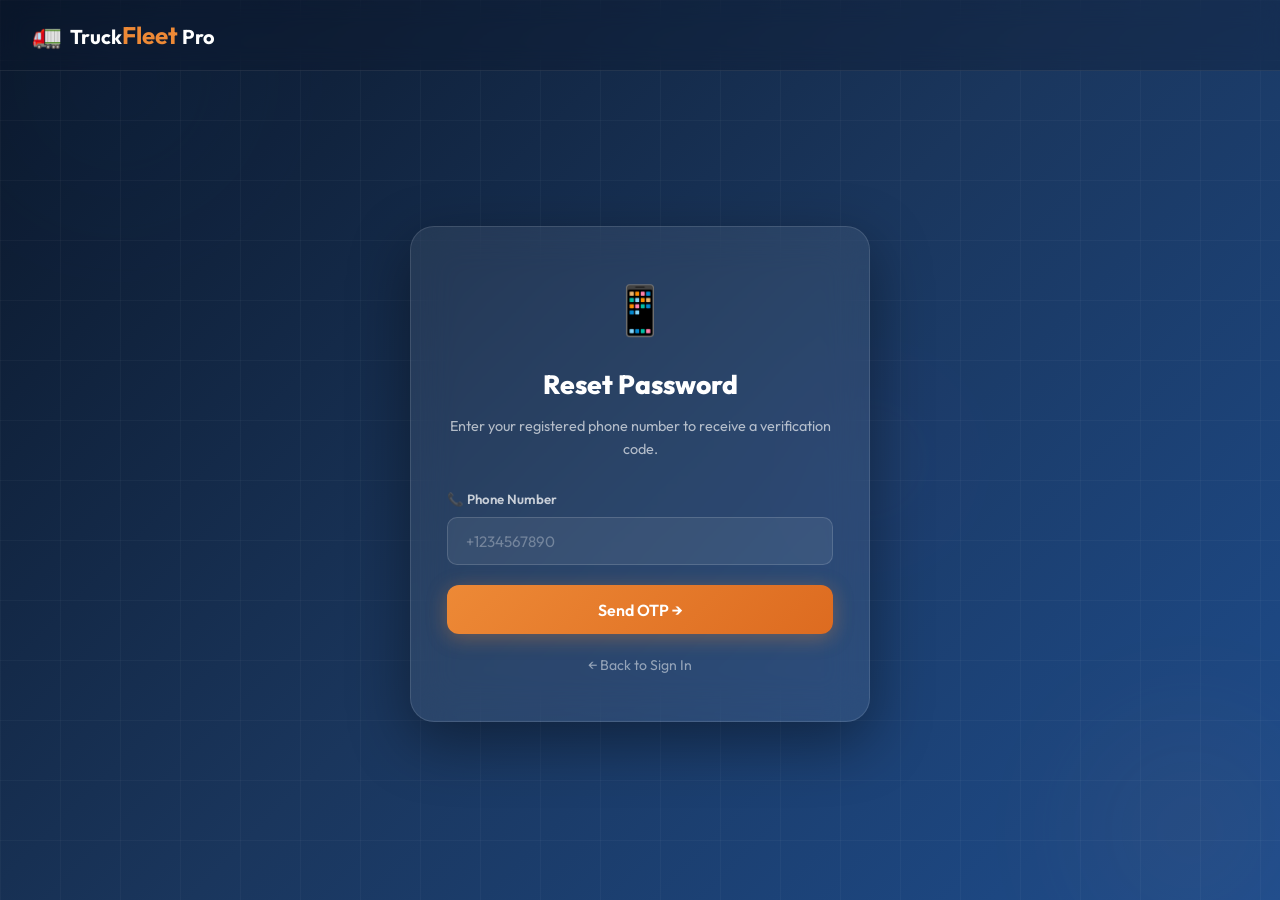
<file: forgot-password.html>
<!DOCTYPE html>
<html lang="en" data-theme="dark">
<head>
  <meta charset="UTF-8" />
  <meta name="viewport" content="width=device-width, initial-scale=1.0" />
  <title>Reset Password — TruckFleet Pro</title>
  <link rel="preconnect" href="https://fonts.googleapis.com" />
  <link rel="preconnect" href="https://fonts.gstatic.com" crossorigin />
  <link href="https://fonts.googleapis.com/css2?family=Outfit:wght@300;400;500;600;700;800;900&display=swap" rel="stylesheet" />
  <link rel="stylesheet" href="index.css" />
  <link rel="stylesheet" href="forgot-password.css" />
  <link rel="icon" type="image/svg+xml" href="favicon.svg">
</head>
<body>

  <div class="cursor-circle" id="cursor-circle"></div>
  <div class="cursor-dot"    id="cursor-dot"></div>

  <!-- Background orbs (same as landing page) -->
  <div class="fp-bg">
    <div class="fp-orb fp-orb-1"></div>
    <div class="fp-orb fp-orb-2"></div>
    <div class="fp-orb fp-orb-3"></div>
    <div class="fp-bg-grid"></div>
  </div>

  <!-- Theme toggle (top right) -->
  <div class="fp-topbar">
    <a href="index.html" class="fp-logo">
      <span>🚛</span>
      <span>Truck<span class="fp-accent">Fleet</span> Pro</span>
    </a>
  </div>

  <!-- Theme ripple -->
  <div class="theme-ripple" id="theme-ripple"></div>
  <div class="theme-flash"  id="theme-flash"></div>

  <!-- Main card -->
  <div class="fp-page">
    <div class="fp-card">

      <!-- ── STEP 1: Request OTP ── -->
      <div id="step-1">
        <div class="fp-icon">📱</div>
        <h1 class="fp-title">Reset Password</h1>
        <p class="fp-subtitle">Enter your registered phone number to receive a verification code.</p>

        <div class="fp-error" id="fp-error-1"></div>

        <form id="form-step-1" onsubmit="sendOTP(event)">
          <div class="fp-field">
            <label for="fp-phone">📞 Phone Number</label>
            <input type="tel" id="fp-phone" placeholder="+1234567890" required autocomplete="tel" />
          </div>
          <button type="submit" class="fp-btn-primary" id="fp-submit-btn">Send OTP →</button>
        </form>

        <a href="index.html" class="fp-back-link">← Back to Sign In</a>
      </div>

      <!-- ── STEP 2: Verify OTP ── -->
      <div id="step-2" class="fp-hidden">
        <h1 class="fp-title">Verify OTP</h1>
        <p class="fp-subtitle">Enter the 6-digit code sent to your phone.</p>
        <div class="fp-error" id="fp-error-2"></div>
        <form id="form-step-2" onsubmit="verifyOTP(event)">
          <div class="fp-field">
            <label for="fp-otp">🔑 Verification Code</label>
            <input type="text" id="fp-otp" required minlength="6" maxlength="6" pattern="\d{6}" placeholder="123456" />
          </div>
          <button type="submit" class="fp-btn-primary" id="fp-verify-btn">Verify Code →</button>
        </form>
        <button type="button" class="fp-btn-resend" id="fp-resend-btn" onclick="resendFPOTP()">
          <span class="resend-icon">↻</span> Resend Code
        </button>
      </div>

      <!-- ── STEP 3: Reset Password ── -->
      <div id="step-3" class="fp-hidden">
        <h1 class="fp-title">New Password</h1>
        <p class="fp-subtitle">Enter your new password below.</p>
        <div class="fp-error" id="fp-error-3"></div>
        <form id="form-step-3" onsubmit="resetPassword(event)">
          <div class="fp-field">
            <label for="fp-new-pass">🔒 New Password</label>
            <input type="password" id="fp-new-pass" required minlength="6" />
          </div>
          <button type="submit" class="fp-btn-primary" id="fp-reset-btn">Save New Password →</button>
        </form>
      </div>

      <!-- ── STEP 4: Success ── -->
      <div id="step-4" class="fp-hidden">
        <div class="fp-success-anim">✅</div>
        <h1 class="fp-title">Password Reset!</h1>
        <p class="fp-subtitle">Your password has been successfully updated.</p>
        <a href="index.html" class="fp-btn-primary" style="display:block;text-align:center;margin-top:1.25rem">Back to Sign In →</a>
      </div>

    </div>
  </div>

  <!-- Supabase Configuration & Helper -->
  <script src="supabase-config.js"></script>
  <script src="forgot-password.js"></script>
</body>
</html>
</file>
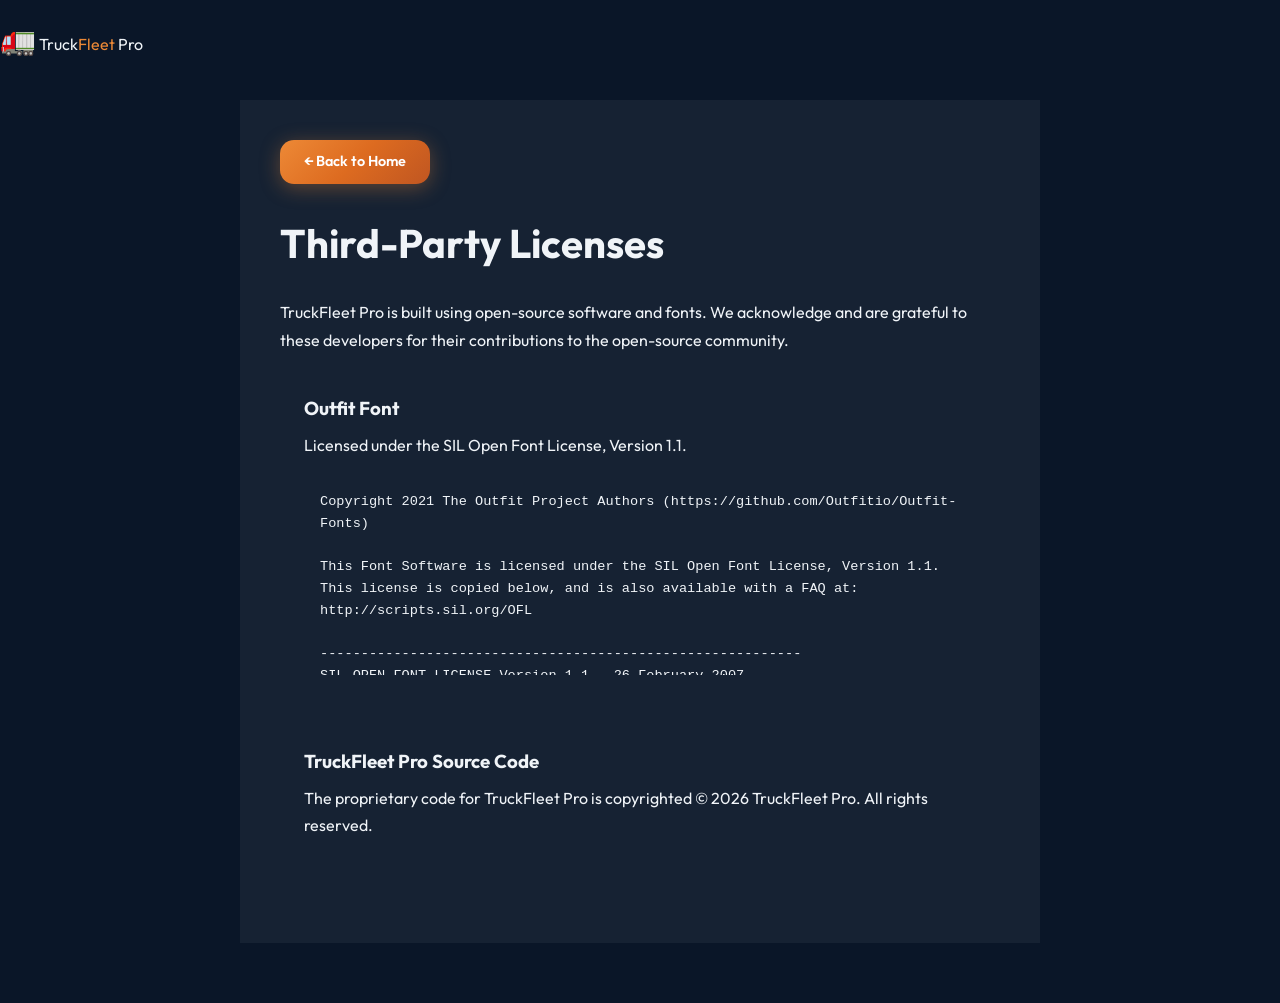
<file: licenses.html>
<!DOCTYPE html>
<html lang="en" data-theme="dark">
<head>
  <meta charset="UTF-8">
  <meta name="viewport" content="width=device-width, initial-scale=1.0">
  <title>Licenses - TruckFleet Pro</title>
  <link href="https://fonts.googleapis.com/css2?family=Outfit:wght@300;400;500;600;700;800;900&display=swap" rel="stylesheet" />
  <link rel="stylesheet" href="index.css" />
  <style>
    .legal-container {
      max-width: 800px;
      margin: 100px auto 60px;
      padding: 40px;
      background: var(--bg-card);
      border: 1px solid var(--border);
      border-radius: var(--r-xl);
    }
    .legal-container h1 { font-size: 2.5rem; margin-bottom: 1.5rem; color: var(--heading); }
    .legal-container h2 { font-size: 1.5rem; margin-top: 2rem; margin-bottom: 1rem; color: var(--heading); }
    .legal-container p { font-size: 1rem; color: var(--text2); margin-bottom: 1rem; line-height: 1.7; }
    .license-block {
      background: var(--bg2);
      padding: 1.5rem;
      border-radius: var(--r-md);
      border: 1px solid var(--border);
      margin-bottom: 1.5rem;
    }
    .license-block h3 { margin-bottom: .5rem; color: var(--heading); }
    .license-block code {
      display: block;
      padding: 1rem;
      background: var(--bg);
      border-radius: var(--r-sm);
      font-family: monospace;
      font-size: .85rem;
      color: var(--text3);
      white-space: pre-wrap;
      max-height: 200px;
      overflow-y: auto;
    }
  </style>
  <link rel="icon" type="image/svg+xml" href="favicon.svg">
</head>
<body>
  <nav class="navbar" id="navbar">
    <a href="index.html" class="logo">
      <span class="logo-icon">🚛</span>
      Truck<span class="logo-accent">Fleet</span> Pro
    </a>
  </nav>

  <div class="legal-container">
    <a href="index.html" class="btn btn-primary" style="display: inline-block; margin-bottom: 20px;">← Back to Home</a>
    <h1>Third-Party Licenses</h1>
    <p>TruckFleet Pro is built using open-source software and fonts. We acknowledge and are grateful to these developers for their contributions to the open-source community.</p>
    
    <div class="license-block">
      <h3>Outfit Font</h3>
      <p>Licensed under the SIL Open Font License, Version 1.1.</p>
      <code>Copyright 2021 The Outfit Project Authors (https://github.com/Outfitio/Outfit-Fonts)

This Font Software is licensed under the SIL Open Font License, Version 1.1.
This license is copied below, and is also available with a FAQ at:
http://scripts.sil.org/OFL

-----------------------------------------------------------
SIL OPEN FONT LICENSE Version 1.1 - 26 February 2007
-----------------------------------------------------------</code>
    </div>

    <div class="license-block">
      <h3>TruckFleet Pro Source Code</h3>
      <p>The proprietary code for TruckFleet Pro is copyrighted © 2026 TruckFleet Pro. All rights reserved.</p>
    </div>
  </div>
  <script src="cursor-static.js"></script>
</body>
</html>
</file>
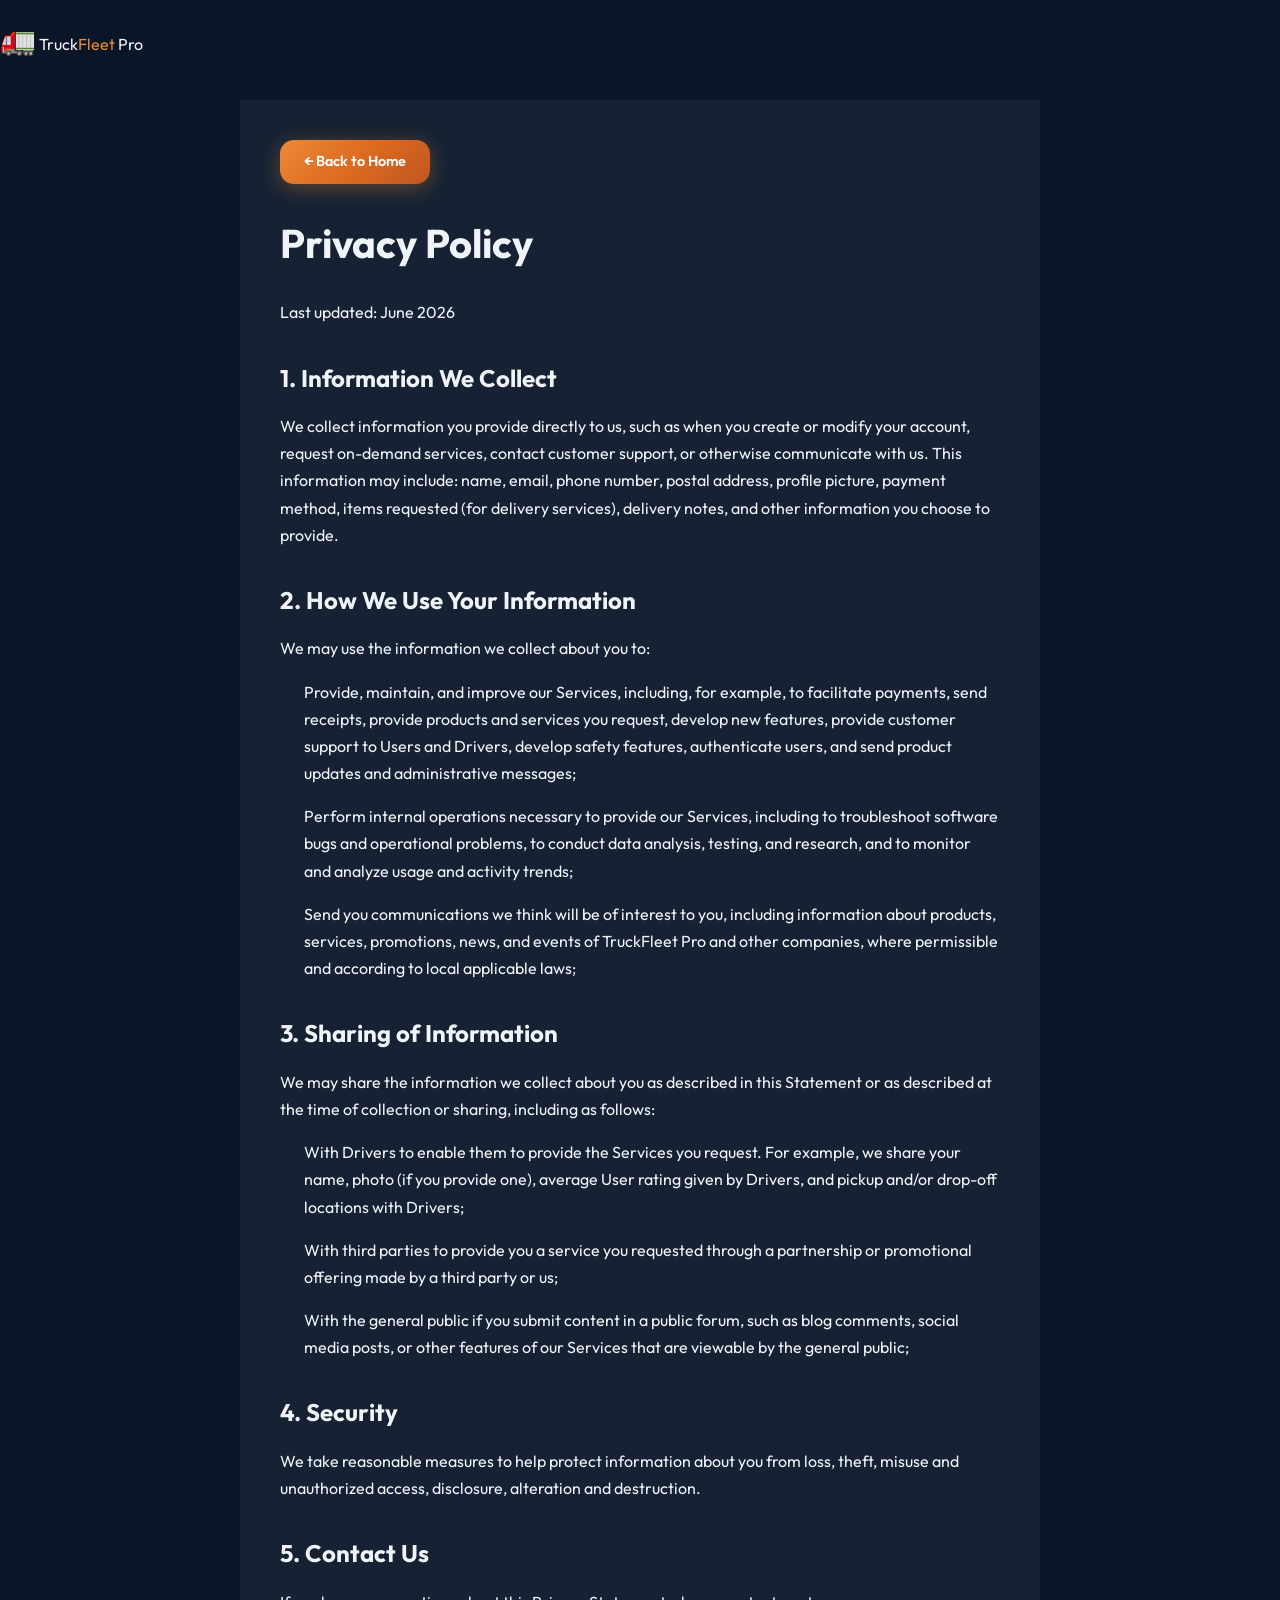
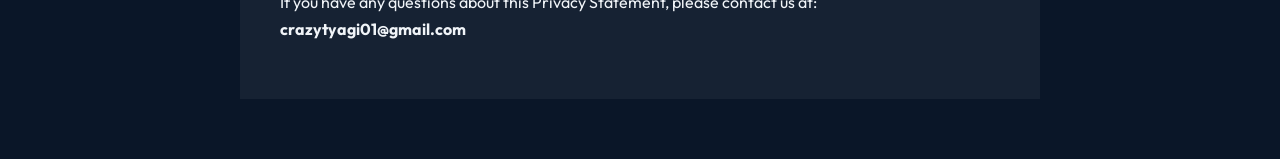
<file: privacy.html>
<!DOCTYPE html>
<html lang="en" data-theme="dark">
<head>
  <meta charset="UTF-8">
  <meta name="viewport" content="width=device-width, initial-scale=1.0">
  <title>Privacy Policy - TruckFleet Pro</title>
  <link href="https://fonts.googleapis.com/css2?family=Outfit:wght@300;400;500;600;700;800;900&display=swap" rel="stylesheet" />
  <link rel="stylesheet" href="index.css" />
  <style>
    .legal-container {
      max-width: 800px;
      margin: 100px auto 60px;
      padding: 40px;
      background: var(--bg-card);
      border: 1px solid var(--border);
      border-radius: var(--r-xl);
    }
    .legal-container h1 { font-size: 2.5rem; margin-bottom: 1.5rem; color: var(--heading); }
    .legal-container h2 { font-size: 1.5rem; margin-top: 2rem; margin-bottom: 1rem; color: var(--heading); }
    .legal-container p, .legal-container li { font-size: 1rem; color: var(--text2); margin-bottom: 1rem; line-height: 1.7; }
    .legal-container ul { margin-left: 1.5rem; margin-bottom: 1rem; }
  </style>
  <link rel="icon" type="image/svg+xml" href="favicon.svg">
</head>
<body>
  <nav class="navbar" id="navbar">
    <a href="index.html" class="logo">
      <span class="logo-icon">🚛</span>
      Truck<span class="logo-accent">Fleet</span> Pro
    </a>
  </nav>

  <div class="legal-container">
    <a href="index.html" class="btn btn-primary" style="display: inline-block; margin-bottom: 20px;">← Back to Home</a>
    <h1>Privacy Policy</h1>
    <p>Last updated: June 2026</p>
    
    <h2>1. Information We Collect</h2>
    <p>We collect information you provide directly to us, such as when you create or modify your account, request on-demand services, contact customer support, or otherwise communicate with us. This information may include: name, email, phone number, postal address, profile picture, payment method, items requested (for delivery services), delivery notes, and other information you choose to provide.</p>

    <h2>2. How We Use Your Information</h2>
    <p>We may use the information we collect about you to:</p>
    <ul>
      <li>Provide, maintain, and improve our Services, including, for example, to facilitate payments, send receipts, provide products and services you request, develop new features, provide customer support to Users and Drivers, develop safety features, authenticate users, and send product updates and administrative messages;</li>
      <li>Perform internal operations necessary to provide our Services, including to troubleshoot software bugs and operational problems, to conduct data analysis, testing, and research, and to monitor and analyze usage and activity trends;</li>
      <li>Send you communications we think will be of interest to you, including information about products, services, promotions, news, and events of TruckFleet Pro and other companies, where permissible and according to local applicable laws;</li>
    </ul>

    <h2>3. Sharing of Information</h2>
    <p>We may share the information we collect about you as described in this Statement or as described at the time of collection or sharing, including as follows:</p>
    <ul>
      <li>With Drivers to enable them to provide the Services you request. For example, we share your name, photo (if you provide one), average User rating given by Drivers, and pickup and/or drop-off locations with Drivers;</li>
      <li>With third parties to provide you a service you requested through a partnership or promotional offering made by a third party or us;</li>
      <li>With the general public if you submit content in a public forum, such as blog comments, social media posts, or other features of our Services that are viewable by the general public;</li>
    </ul>

    <h2>4. Security</h2>
    <p>We take reasonable measures to help protect information about you from loss, theft, misuse and unauthorized access, disclosure, alteration and destruction.</p>

    <h2>5. Contact Us</h2>
    <p>If you have any questions about this Privacy Statement, please contact us at: <strong>crazytyagi01@gmail.com</strong></p>
  </div>
  <script src="cursor-static.js"></script>
</body>
</html>
</file>
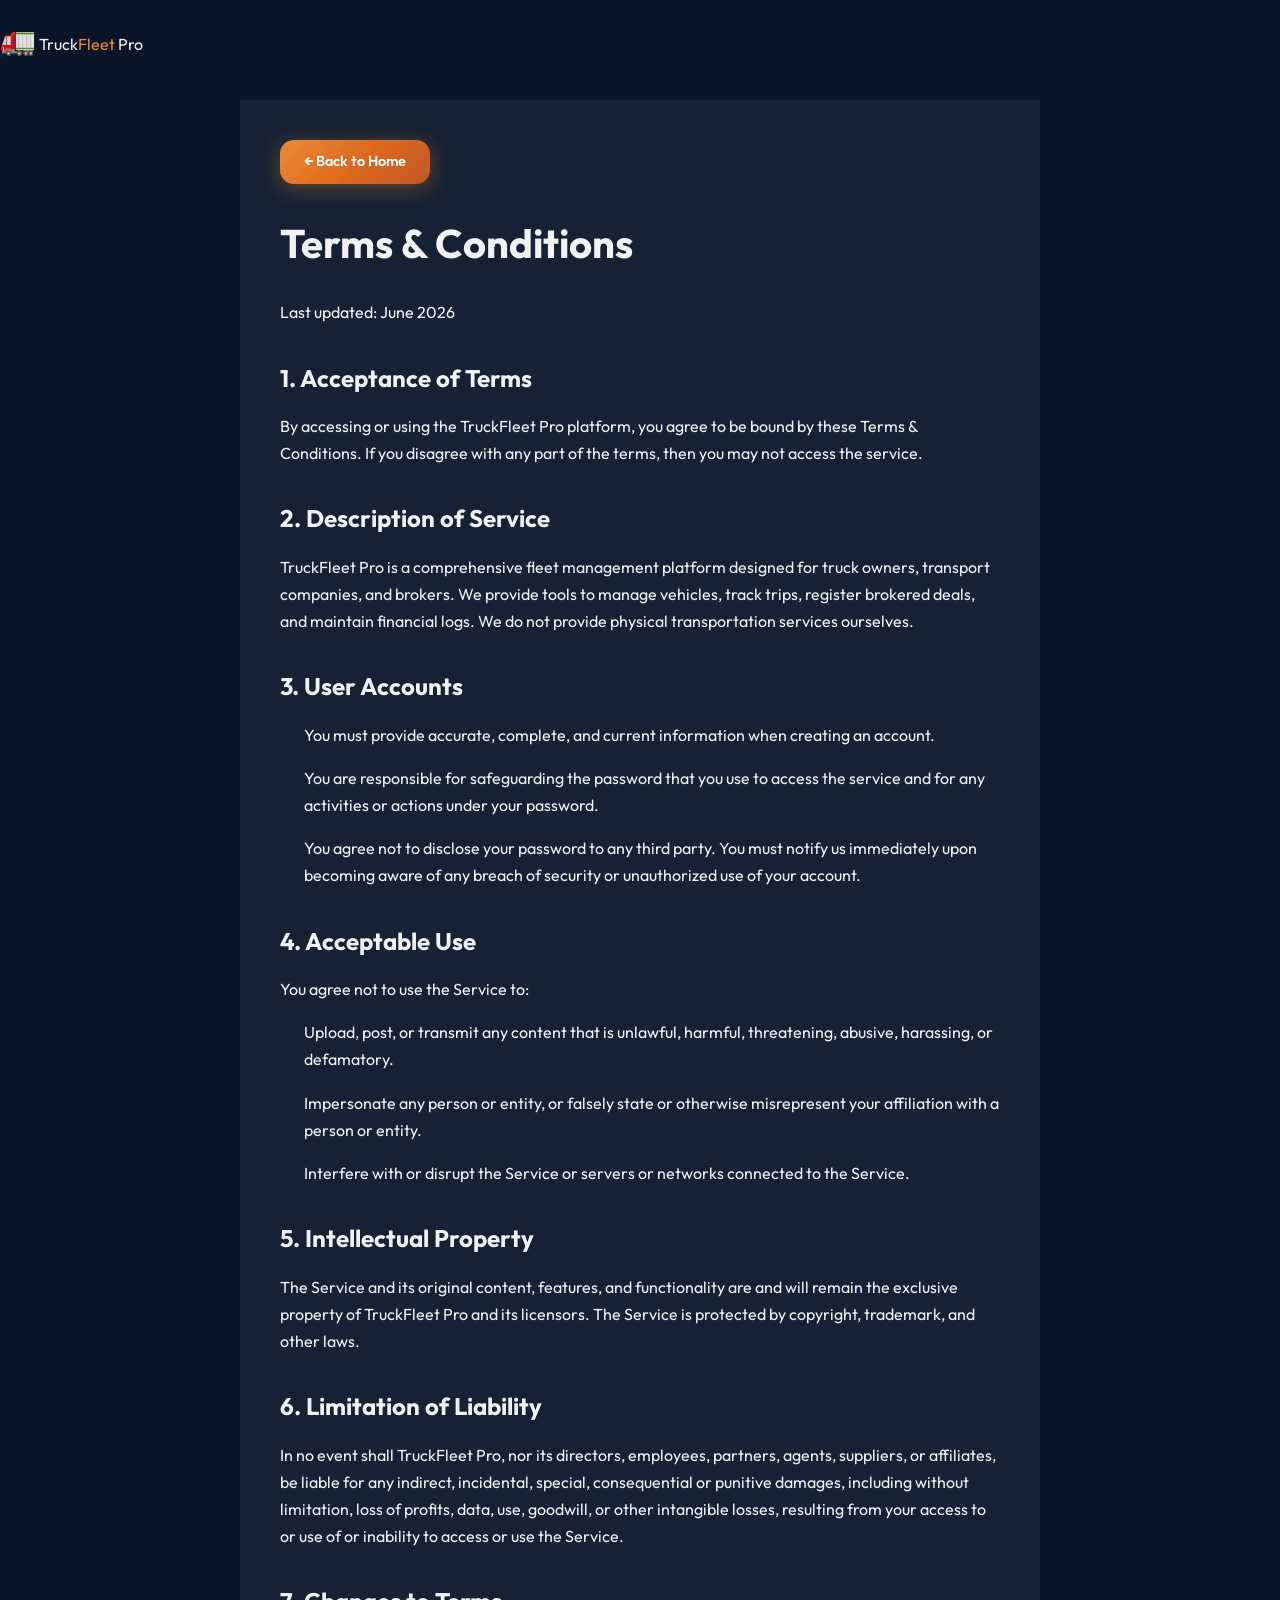
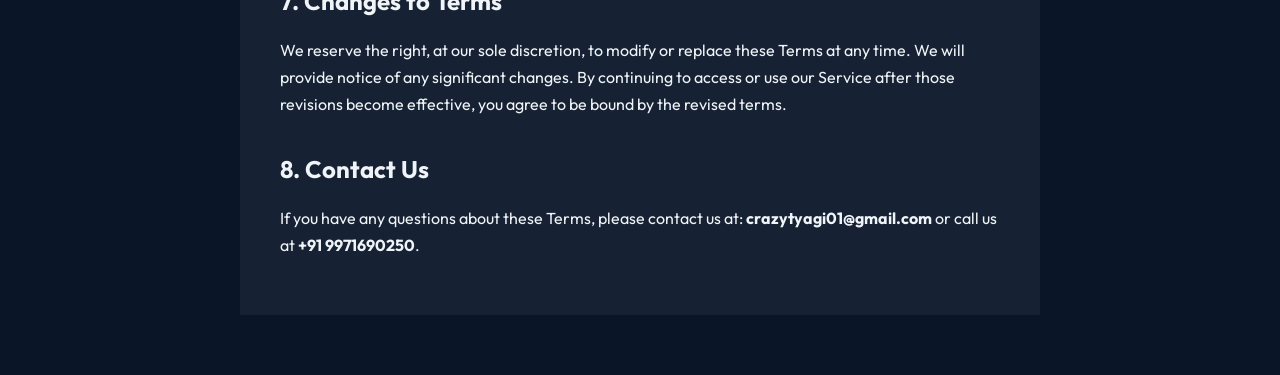
<file: terms.html>
<!DOCTYPE html>
<html lang="en" data-theme="dark">
<head>
  <meta charset="UTF-8">
  <meta name="viewport" content="width=device-width, initial-scale=1.0">
  <title>Terms & Conditions - TruckFleet Pro</title>
  <link href="https://fonts.googleapis.com/css2?family=Outfit:wght@300;400;500;600;700;800;900&display=swap" rel="stylesheet" />
  <link rel="stylesheet" href="index.css" />
  <style>
    .legal-container {
      max-width: 800px;
      margin: 100px auto 60px;
      padding: 40px;
      background: var(--bg-card);
      border: 1px solid var(--border);
      border-radius: var(--r-xl);
    }
    .legal-container h1 { font-size: 2.5rem; margin-bottom: 1.5rem; color: var(--heading); }
    .legal-container h2 { font-size: 1.5rem; margin-top: 2rem; margin-bottom: 1rem; color: var(--heading); }
    .legal-container p, .legal-container li { font-size: 1rem; color: var(--text2); margin-bottom: 1rem; line-height: 1.7; }
    .legal-container ul { margin-left: 1.5rem; margin-bottom: 1rem; }
  </style>
  <link rel="icon" type="image/svg+xml" href="favicon.svg">
</head>
<body>
  <nav class="navbar" id="navbar">
    <a href="index.html" class="logo">
      <span class="logo-icon">🚛</span>
      Truck<span class="logo-accent">Fleet</span> Pro
    </a>
  </nav>

  <div class="legal-container">
    <a href="index.html" class="btn btn-primary" style="display: inline-block; margin-bottom: 20px;">← Back to Home</a>
    <h1>Terms & Conditions</h1>
    <p>Last updated: June 2026</p>
    
    <h2>1. Acceptance of Terms</h2>
    <p>By accessing or using the TruckFleet Pro platform, you agree to be bound by these Terms & Conditions. If you disagree with any part of the terms, then you may not access the service.</p>

    <h2>2. Description of Service</h2>
    <p>TruckFleet Pro is a comprehensive fleet management platform designed for truck owners, transport companies, and brokers. We provide tools to manage vehicles, track trips, register brokered deals, and maintain financial logs. We do not provide physical transportation services ourselves.</p>

    <h2>3. User Accounts</h2>
    <ul>
      <li>You must provide accurate, complete, and current information when creating an account.</li>
      <li>You are responsible for safeguarding the password that you use to access the service and for any activities or actions under your password.</li>
      <li>You agree not to disclose your password to any third party. You must notify us immediately upon becoming aware of any breach of security or unauthorized use of your account.</li>
    </ul>

    <h2>4. Acceptable Use</h2>
    <p>You agree not to use the Service to:</p>
    <ul>
      <li>Upload, post, or transmit any content that is unlawful, harmful, threatening, abusive, harassing, or defamatory.</li>
      <li>Impersonate any person or entity, or falsely state or otherwise misrepresent your affiliation with a person or entity.</li>
      <li>Interfere with or disrupt the Service or servers or networks connected to the Service.</li>
    </ul>

    <h2>5. Intellectual Property</h2>
    <p>The Service and its original content, features, and functionality are and will remain the exclusive property of TruckFleet Pro and its licensors. The Service is protected by copyright, trademark, and other laws.</p>

    <h2>6. Limitation of Liability</h2>
    <p>In no event shall TruckFleet Pro, nor its directors, employees, partners, agents, suppliers, or affiliates, be liable for any indirect, incidental, special, consequential or punitive damages, including without limitation, loss of profits, data, use, goodwill, or other intangible losses, resulting from your access to or use of or inability to access or use the Service.</p>

    <h2>7. Changes to Terms</h2>
    <p>We reserve the right, at our sole discretion, to modify or replace these Terms at any time. We will provide notice of any significant changes. By continuing to access or use our Service after those revisions become effective, you agree to be bound by the revised terms.</p>

    <h2>8. Contact Us</h2>
    <p>If you have any questions about these Terms, please contact us at: <strong>crazytyagi01@gmail.com</strong> or call us at <strong>+91 9971690250</strong>.</p>
  </div>
  <script src="cursor-static.js"></script>
</body>
</html>
</file>
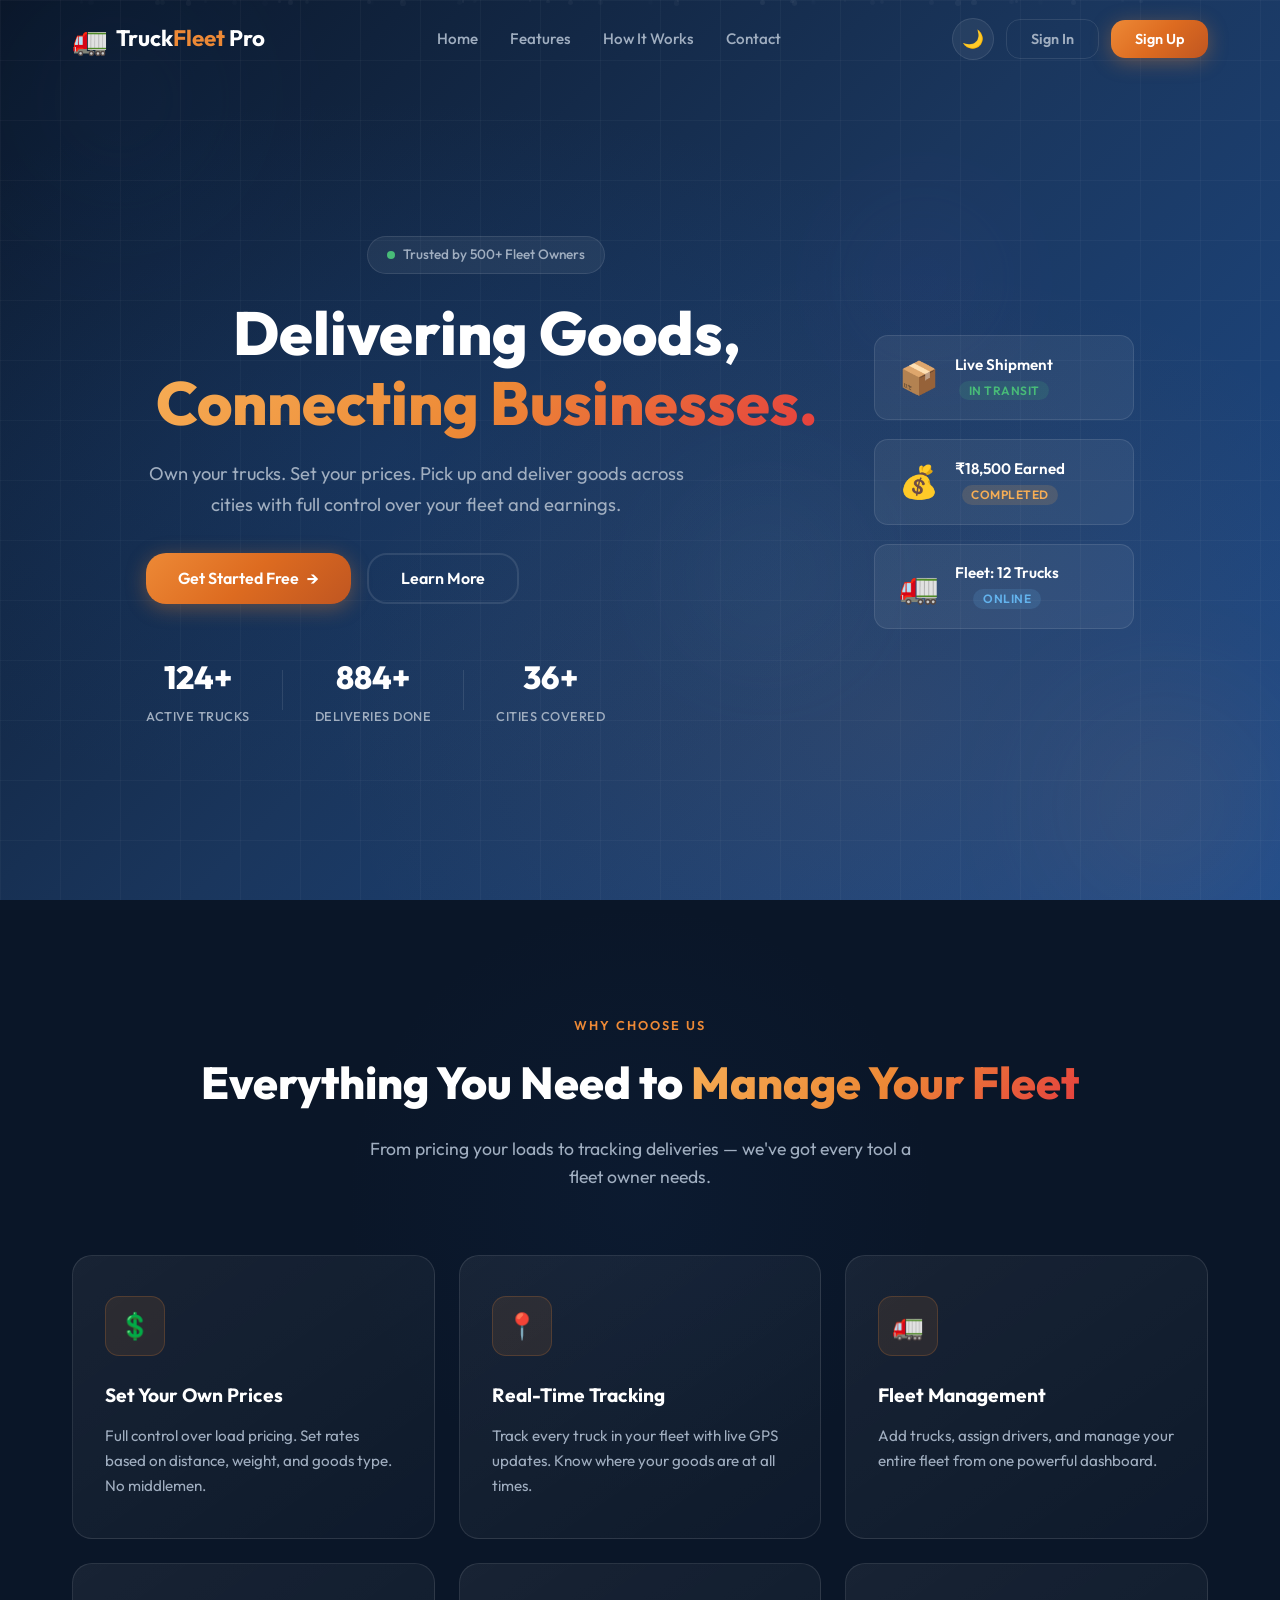
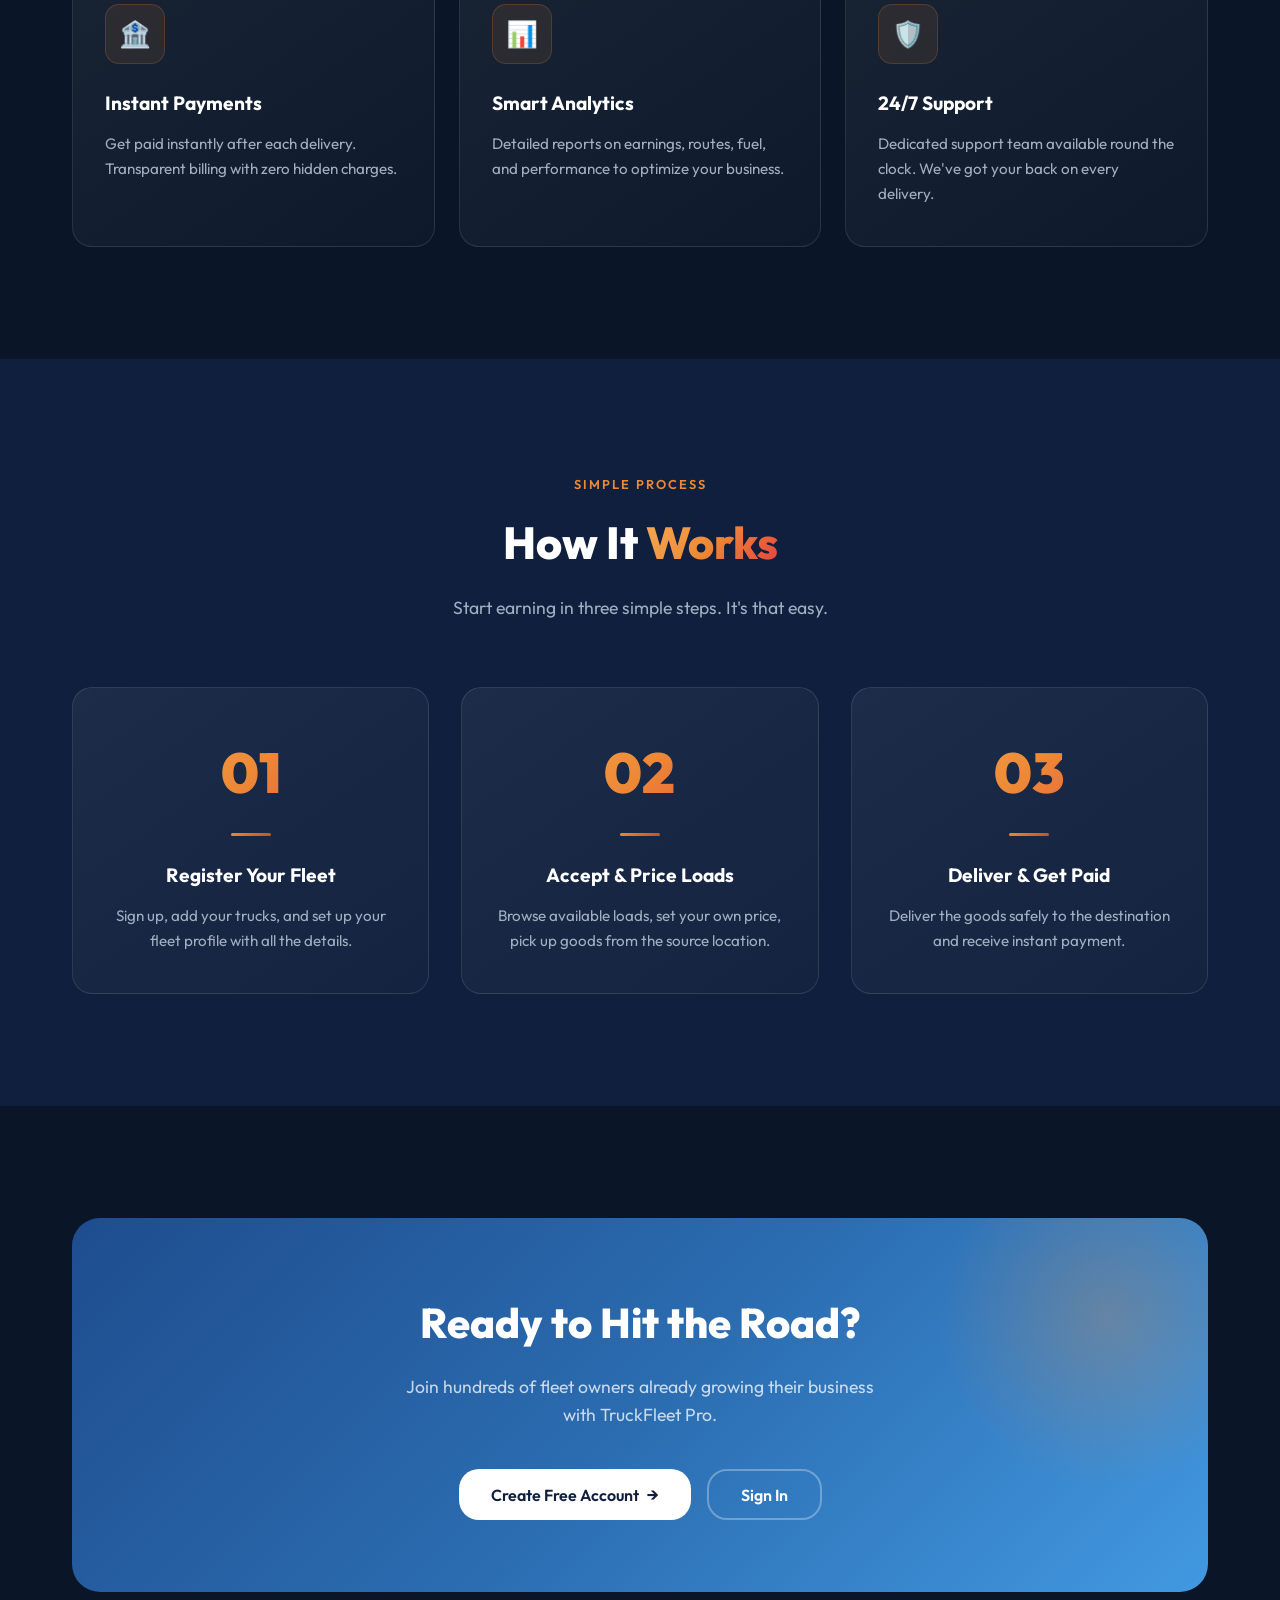
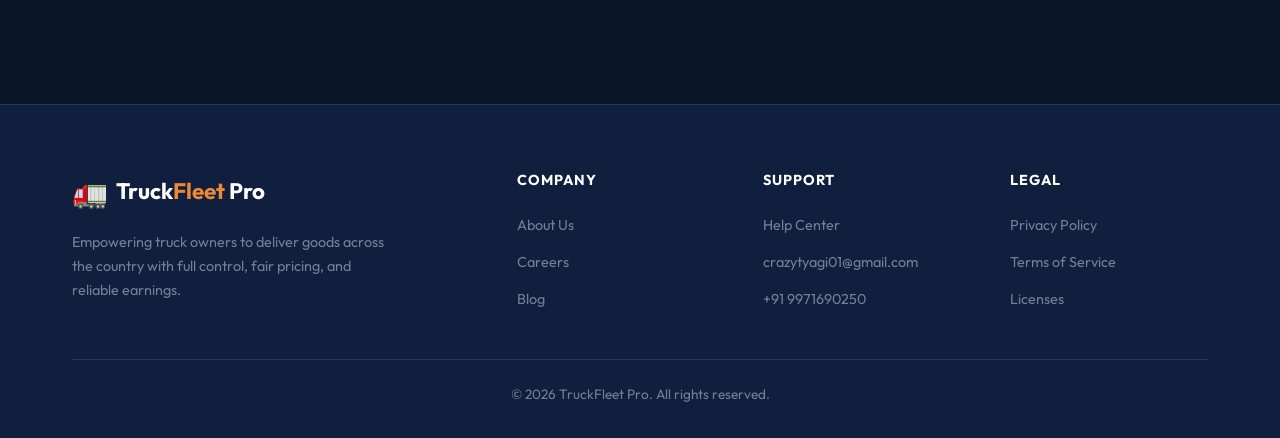
<file: trip-detail.html>
<!DOCTYPE html>
<html lang="en" data-theme="dark">
<head>
  <meta charset="UTF-8" />
  <meta name="viewport" content="width=device-width, initial-scale=1.0" />
  <title>Trip Details — TruckFleet Pro</title>
  <link rel="preconnect" href="https://fonts.googleapis.com" />
  <link rel="preconnect" href="https://fonts.gstatic.com" crossorigin />
  <link href="https://fonts.googleapis.com/css2?family=Outfit:wght@300;400;500;600;700;800;900&display=swap" rel="stylesheet" />
  <link rel="stylesheet" href="dashboard.css" />
  <link rel="stylesheet" href="trip-detail.css" />
  <link rel="icon" type="image/svg+xml" href="favicon.svg">
</head>
<body>

  <div class="cursor-circle" id="cursor-circle"></div>
  <div class="cursor-dot"    id="cursor-dot"></div>
  <div class="theme-ripple"  id="theme-ripple"></div>
  <div class="theme-flash"   id="theme-flash"></div>

  <!-- Topbar -->
  <header class="topbar" id="topbar">
    <div class="topbar-left">
      <button class="back-btn" onclick="location.href='dashboard.html#trips'">← Back</button>
      <a href="dashboard.html" class="topbar-logo">
        <span class="logo-icon">🚛</span>
        <span class="logo-text">Truck<span class="logo-accent">Fleet</span> Pro</span>
      </a>
    </div>
    <div class="topbar-right">
    </div>
  </header>

  <!-- Main page -->
  <div class="td-page">

    <!-- Loading state -->
    <div id="td-loading" class="td-loading">
      <div class="td-spinner"></div>
      <p>Loading trip details…</p>
    </div>

    <!-- Error state -->
    <div id="td-error" class="td-error" style="display:none">
      <div class="es-icon">⚠️</div>
      <h2>Trip Not Found</h2>
      <p>This trip may have been deleted or the link is invalid.</p>
      <a href="dashboard.html" class="btn-back-dash">← Go to Dashboard</a>
    </div>

    <!-- Trip detail content -->
    <div id="td-content" style="display:none">

      <!-- Header -->
      <div class="td-header">
        <div class="td-header-left">
          <span class="td-trip-label">Trip #<span id="td-trip-num">1</span></span>
          <h1 class="td-title" id="td-route">Delhi → Mumbai</h1>
          <div class="td-vehicle-badge" id="td-vehicle-badge">🚛 UP-32-AB-1234 · Container Truck</div>
        </div>
        <div class="td-header-right" style="display:flex; flex-direction:column; align-items:flex-end; gap:0.5rem;">
          <div class="td-status-badge" id="td-status-badge">Active</div>
          <div id="td-cycle-container" style="display:flex; flex-direction:column; align-items:flex-end; gap:0.5rem;"></div>
        </div>
      </div>

      <!-- Payment Alert Banner -->
      <div class="td-alert" id="td-alert" style="display:none">
        <span class="td-alert-icon">⏳</span>
        <div class="td-alert-text">
          <strong id="td-alert-days">0 days</strong> have passed since this trip was registered without clearing the remaining payment.
        </div>
        <div class="td-day-counter" id="td-day-counter">0</div>
      </div>

      <!-- Fully Paid badge -->
      <div class="td-paid-banner" id="td-paid-banner" style="display:none">
        <span>✅</span> Payment fully settled — No balance pending.
      </div>

      <!-- Info grid -->
      <div class="td-info-grid">

        <!-- Route card -->
        <div class="td-card td-card-route">
          <h3 class="td-card-title">📍 Route Details</h3>
          <div class="td-route-visual">
            <div class="td-route-point">
              <div class="td-rp-dot dot-from"></div>
              <div class="td-rp-info">
                <span class="td-rp-label">Pickup From</span>
                <span class="td-rp-value" id="td-from">—</span>
              </div>
            </div>
            <div class="td-route-line"></div>
            <div class="td-route-point">
              <div class="td-rp-dot dot-to"></div>
              <div class="td-rp-info">
                <span class="td-rp-label">Deliver To</span>
                <span class="td-rp-value" id="td-to">—</span>
              </div>
            </div>
          </div>
        </div>

        <!-- Payment card -->
        <div class="td-card td-card-payment">
          <h3 class="td-card-title">💰 Payment Breakdown</h3>
          <div class="td-pay-rows">
            <div class="td-pay-row">
              <span class="td-pay-label">Total Amount Set</span>
              <span class="td-pay-value" id="td-total">₹0</span>
            </div>
            <div class="td-pay-row" id="td-tds-row" style="display:none;">
              <span class="td-pay-label" style="color:var(--danger)">TDS Deducted <span id="td-tds-percent"></span></span>
              <span class="td-pay-value" id="td-tds-amount" style="color:var(--danger)">- ₹0</span>
            </div>
            <div class="td-pay-row" id="td-igst-row" style="display:none;">
              <span class="td-pay-label" style="color:var(--accent)">IGST <span id="td-igst-percent"></span></span>
              <span class="td-pay-value" id="td-igst-amount" style="color:var(--accent)">+ ₹0</span>
            </div>
            <div class="td-pay-row" id="td-cgst-row" style="display:none;">
              <span class="td-pay-label" style="color:var(--accent)">CGST <span id="td-cgst-percent"></span></span>
              <span class="td-pay-value" id="td-cgst-amount" style="color:var(--accent)">+ ₹0</span>
            </div>
            <div class="td-pay-row" id="td-sgst-row" style="display:none;">
              <span class="td-pay-label" style="color:var(--accent)">SGST <span id="td-sgst-percent"></span></span>
              <span class="td-pay-value" id="td-sgst-amount" style="color:var(--accent)">+ ₹0</span>
            </div>
            <div class="td-pay-row" id="td-net-row" style="display:none;">
              <span class="td-pay-label" style="font-weight:700">Net Final Amount</span>
              <span class="td-pay-value" id="td-net-total" style="font-weight:700">₹0</span>
            </div>
            <div class="td-pay-row">
              <span class="td-pay-label">Advance Given</span>
              <div style="display:flex; align-items:center; gap:0.5rem;">
                <span style="color:var(--text2)">₹</span>
                <input type="number" id="td-edit-advance" oninput="liveUpdateAdvance()" style="background:var(--bg-input); border:1px solid var(--border); color:var(--heading); padding:0.25rem 0.5rem; border-radius:var(--r-sm); width:100px; text-align:right; font-size:1rem; outline:none;" value="0" min="0" />
              </div>
            </div>
            <div class="td-pay-divider"></div>
            <div class="td-pay-row td-pay-row-balance">
              <span class="td-pay-label">Balance Remaining</span>
              <span class="td-pay-value td-balance" id="td-balance">₹0</span>
            </div>
          </div>

          <!-- Mark as paid button -->
          <button class="btn-mark-paid" id="btn-mark-paid" onclick="markAsPaid()">
            ✅ Mark Payment as Received
          </button>

        </div>

        <!-- Expenses & Profit card (hidden by default) -->
        <div class="td-card td-card-expenses" id="td-card-expenses" style="display:none; margin-top: 1.5rem;">
          <h3 class="td-card-title">📈 Expenses & Profit Tracker</h3>
          <div class="td-pay-rows">
            <div class="td-pay-row">
              <span class="td-pay-label">Fuel Expense</span>
              <div style="display:flex; align-items:center; gap:0.5rem;">
                <span style="color:var(--text2)">₹</span>
                <input type="number" id="td-edit-fuel" oninput="liveUpdateExpenses()" style="background:var(--bg-input); border:1px solid var(--border); color:var(--heading); padding:0.25rem 0.5rem; border-radius:var(--r-sm); width:90px; text-align:right; font-size:1rem; outline:none;" value="0" min="0" />
              </div>
            </div>
            <div class="td-pay-row">
              <span class="td-pay-label">Toll Expense</span>
              <div style="display:flex; align-items:center; gap:0.5rem;">
                <span style="color:var(--text2)">₹</span>
                <input type="number" id="td-edit-toll" oninput="liveUpdateExpenses()" style="background:var(--bg-input); border:1px solid var(--border); color:var(--heading); padding:0.25rem 0.5rem; border-radius:var(--r-sm); width:90px; text-align:right; font-size:1rem; outline:none;" value="0" min="0" />
              </div>
            </div>
            <div class="td-pay-row">
              <span class="td-pay-label">Driver Expense</span>
              <div style="display:flex; align-items:center; gap:0.5rem;">
                <span style="color:var(--text2)">₹</span>
                <input type="number" id="td-edit-driver" oninput="liveUpdateExpenses()" style="background:var(--bg-input); border:1px solid var(--border); color:var(--heading); padding:0.25rem 0.5rem; border-radius:var(--r-sm); width:90px; text-align:right; font-size:1rem; outline:none;" value="0" min="0" />
              </div>
            </div>
            <div class="td-pay-divider"></div>
            <div class="td-pay-row td-pay-row-balance">
              <span class="td-pay-label">Total Expenses</span>
              <span class="td-pay-value" id="td-exp-total" style="color: var(--danger)">₹0</span>
            </div>
            <div class="td-pay-divider"></div>
            <div class="td-pay-row td-pay-row-balance" style="margin-top: 0.5rem; background: var(--bg); padding: 0.75rem; border-radius: 8px;">
              <span class="td-pay-label" id="td-exp-profit-label" style="font-weight: 600; font-size: 1.1rem;">Net Profit / Loss</span>
              <span class="td-pay-value" id="td-exp-profit" style="font-size: 1.3rem;">₹0</span>
            </div>
          </div>
        </div>

        <!-- Vehicle card -->
        <div class="td-card td-card-vehicle">
          <h3 class="td-card-title">🚛 Vehicle Info</h3>
          <div class="td-veh-rows">
            <div class="td-veh-row">
              <span class="td-veh-label">Vehicle Number</span>
              <span class="td-veh-value" id="td-veh-number">—</span>
            </div>
            <div class="td-veh-row">
              <span class="td-veh-label">Owner Name</span>
              <span class="td-veh-value" id="td-veh-owner">—</span>
            </div>
            <div class="td-veh-row">
              <span class="td-veh-label">Vehicle Type</span>
              <span class="td-veh-value" id="td-veh-type">—</span>
            </div>
          </div>
        </div>

        <!-- Timeline card -->
        <div class="td-card td-card-timeline">
          <h3 class="td-card-title">📅 Timeline</h3>
          <div class="td-timeline">
            <div class="td-tl-item">
              <div class="td-tl-dot tl-dot-done"></div>
              <div class="td-tl-info">
                <span class="td-tl-event">Trip Registered</span>
                <span class="td-tl-date" id="td-registered">—</span>
              </div>
            </div>
            <div class="td-tl-item" id="tl-paid-item" style="display:none">
              <div class="td-tl-dot tl-dot-done"></div>
              <div class="td-tl-info">
                <span class="td-tl-event">Payment Received</span>
                <span class="td-tl-date" id="td-paid-date">—</span>
              </div>
            </div>
            <div class="td-tl-item" id="tl-pending-item">
              <div class="td-tl-dot tl-dot-pending"></div>
              <div class="td-tl-info">
                <span class="td-tl-event">Balance Payment Pending</span>
                <span class="td-tl-date td-pending-counter" id="td-pending-since">0 days elapsed</span>
              </div>
            </div>
          </div>
        </div>

      </div><!-- end td-info-grid -->

    </div><!-- end td-content -->
  </div><!-- end td-page -->

  <!-- ══════════════════════════════
       EXPENSE WIZARD MODAL
  ══════════════════════════════ -->
  <div class="sub-modal-overlay" id="modal-expense-wizard" onclick="closeSubModalOnOverlay(event,'expense-wizard')">
    <div class="sub-modal">
      <button class="modal-close" onclick="closeSubModal('expense-wizard')">&times;</button>
      <div class="sub-modal-header"><span>💰</span><h2>Mark Payment & Record Expenses</h2></div>
      
      <!-- Step 1: Fuel -->
      <div id="expense-step-1">
        <p class="modal-confirm-text"><strong>Step 1 of 4:</strong> How much amount was used for Fuel (Diesel/Petrol)?</p>
        <div class="form-group" style="margin-top: 1rem;">
          <label>Fuel Expense (₹)</label>
          <div class="input-wrap">
            <span class="input-icon">⛽</span>
            <input type="number" id="exp-fuel" placeholder="e.g. 5000" min="0" value="0">
          </div>
        </div>
        <div class="confirm-actions" style="margin-top:1.5rem">
          <button class="btn-confirm-register" onclick="nextExpenseStep(2)">Next ➡️</button>
          <button class="btn-confirm-edit" onclick="closeSubModal('expense-wizard')">Cancel</button>
        </div>
      </div>

      <!-- Step 2: Toll -->
      <div id="expense-step-2" style="display:none">
        <p class="modal-confirm-text"><strong>Step 2 of 4:</strong> How much was the Toll expense?</p>
        <div class="form-group" style="margin-top: 1rem;">
          <label>Toll Expense (₹)</label>
          <div class="input-wrap">
            <span class="input-icon">🛣️</span>
            <input type="number" id="exp-toll" placeholder="e.g. 1200" min="0" value="0">
          </div>
        </div>
        <div class="confirm-actions" style="margin-top:1.5rem">
          <button class="btn-confirm-register" onclick="nextExpenseStep(3)">Next ➡️</button>
          <button class="btn-confirm-edit" onclick="prevExpenseStep(1)">⬅️ Back</button>
        </div>
      </div>

      <!-- Step 3: Driver -->
      <div id="expense-step-3" style="display:none">
        <p class="modal-confirm-text"><strong>Step 3 of 4:</strong> How much was the Driver expense?</p>
        <div class="form-group" style="margin-top: 1rem;">
          <label>Driver Expense (₹)</label>
          <div class="input-wrap">
            <span class="input-icon">👨‍✈️</span>
            <input type="number" id="exp-driver" placeholder="e.g. 2000" min="0" value="0">
          </div>
        </div>
        <div class="confirm-actions" style="margin-top:1.5rem">
          <button class="btn-confirm-register" onclick="nextExpenseStep(4)">Next ➡️</button>
          <button class="btn-confirm-edit" onclick="prevExpenseStep(2)">⬅️ Back</button>
        </div>
      </div>

      <!-- Step 4: Confirm -->
      <div id="expense-step-4" style="display:none">
        <p class="modal-confirm-text"><strong>Step 4 of 4:</strong> Confirm Payment & Expenses Summary</p>
        <div class="pay-confirm-summary" id="pay-confirm-summary">
          <!-- populated by JS -->
        </div>
        <div class="confirm-actions" style="margin-top:1.5rem">
          <button class="btn-confirm-register" id="btn-confirm-payment" onclick="executePaidConfirm()">✅ Confirm & Save Trip</button>
          <button class="btn-confirm-edit" onclick="prevExpenseStep(3)">⬅️ Back</button>
        </div>
      </div>

    </div>
  </div>

  <!-- Custom Confirm Modal -->
  <div class="confirm-overlay" id="custom-confirm-overlay">
    <div class="confirm-box">
      <div class="cb-icon">❓</div>
      <h3 class="cb-title">Please Confirm</h3>
      <p class="cb-message" id="custom-confirm-message">Are you sure?</p>
      <div class="cb-actions">
        <button class="cb-btn cb-btn-cancel" id="custom-confirm-cancel">Cancel</button>
        <button class="cb-btn cb-btn-ok" id="custom-confirm-ok">Yes, Proceed</button>
      </div>
    </div>
  </div>

  <!-- Toast -->
  <div class="toast" id="toast">
    <span class="toast-icon" id="toast-icon">✅</span>
    <span class="toast-msg"  id="toast-msg">Success!</span>
  </div>


  <script src="trip-detail.js"></script>
</body>
</html>
</file>
<file: index.css>
/* ================================================
   TRUCKFLEET PRO — DESIGN SYSTEM & STYLES
   v2.0 — with Light/Dark themes, cursor circle
   ================================================ */

/* ============================================
   DARK THEME (default)
   ============================================ */
:root,
[data-theme="dark"] {
  --bg-primary: #0a1628;
  --bg-secondary: #0f1f3d;
  --bg-card: rgba(255,255,255,0.05);
  --bg-card-hover: rgba(255,255,255,0.09);
  --bg-glass: rgba(255,255,255,0.06);
  --bg-glass-hover: rgba(255,255,255,0.1);
  --bg-modal: linear-gradient(145deg,#1a2744,#0f1f3d);
  --bg-input: rgba(255,255,255,0.06);
  --bg-input-focus: rgba(255,255,255,0.09);

  --text-primary: #f0f4f8;
  --text-secondary: #a0aec0;
  --text-muted: #718096;
  --text-heading: #ffffff;

  --border-color: rgba(255,255,255,0.1);
  --border-focus: #ed8936;

  --navbar-bg: rgba(10, 22, 40, 0.92);
  --hero-gradient: linear-gradient(135deg,#0a1628 0%,#1a365d 50%,#1e4d8e 100%);

  --shadow-card: 0 8px 30px rgba(0,0,0,0.3);
  --shadow-modal: 0 20px 60px rgba(0,0,0,0.5);

  --primary-900: #0a1628;
  --primary-800: #0f1f3d;
  --primary-600: #1a3568;
  --primary-500: #1e4d8e;
  --primary-400: #2b6cb0;
  --primary-300: #4299e1;

  --accent-500: #ed8936;
  --accent-400: #f6ad55;
  --accent-300: #fbd38d;
  --accent-glow: rgba(237, 137, 54, 0.35);

  --gradient-accent: linear-gradient(135deg,#ed8936 0%,#dd6b20 50%,#c05621 100%);
  --gradient-text: linear-gradient(135deg,#f6ad55,#ed8936,#e53e3e);
  --gradient-card: linear-gradient(145deg,rgba(255,255,255,0.06) 0%,rgba(255,255,255,0.02) 100%);
  --gradient-cta: linear-gradient(135deg,#1e4d8e 0%,#2b6cb0 50%,#4299e1 100%);

  --green: #48bb78;
  --red: #fc8181;
  --blue-info: #63b3ed;

  --radius-sm: 8px;
  --radius-md: 14px;
  --radius-lg: 20px;
  --radius-xl: 28px;
  --transition-fast: 0.2s cubic-bezier(0.4,0,0.2,1);
  --transition-med: 0.35s cubic-bezier(0.4,0,0.2,1);
  --transition-slow: 0.5s cubic-bezier(0.4,0,0.2,1);

  --cursor-color: rgba(237, 137, 54, 0.5);
  --cursor-dot-color: #ed8936;
  --orb-opacity: 0.18;
}

/* ============================================
   LIGHT THEME
   ============================================ */
[data-theme="light"] {
  --bg-primary: #f0f4f8;
  --bg-secondary: #e2e8f0;
  --bg-card: rgba(255,255,255,0.85);
  --bg-card-hover: rgba(255,255,255,1);
  --bg-glass: rgba(255,255,255,0.7);
  --bg-glass-hover: rgba(255,255,255,0.9);
  --bg-modal: linear-gradient(145deg,#ffffff,#f0f4f8);
  --bg-input: rgba(255,255,255,0.8);
  --bg-input-focus: rgba(255,255,255,1);

  --text-primary: #1a202c;
  --text-secondary: #4a5568;
  --text-muted: #718096;
  --text-heading: #0f1f3d;

  --border-color: rgba(0,0,0,0.12);
  --border-focus: #ed8936;

  --navbar-bg: rgba(240,244,248,0.94);
  --hero-gradient: linear-gradient(135deg,#e2eafc 0%,#c7d9f7 50%,#a8c5f5 100%);

  --shadow-card: 0 8px 30px rgba(0,0,0,0.10);
  --shadow-modal: 0 20px 60px rgba(0,0,0,0.18);

  --primary-900: #e8f0fe;
  --primary-800: #dbeafe;
  --primary-600: #bfdbfe;
  --primary-500: #3b82f6;
  --primary-400: #2563eb;
  --primary-300: #1d4ed8;

  --gradient-card: linear-gradient(145deg,rgba(255,255,255,0.9) 0%,rgba(255,255,255,0.7) 100%);
  --gradient-cta: linear-gradient(135deg,#3b82f6 0%,#2563eb 50%,#1d4ed8 100%);

  --cursor-color: rgba(237,137,54,0.4);
  --cursor-dot-color: #dd6b20;
  --orb-opacity: 0.12;
}

/* ============================================
   RESET & BASE
   ============================================ */
*,*::before,*::after { margin:0; padding:0; box-sizing:border-box; }

html { scroll-behavior:smooth; -webkit-font-smoothing:antialiased; }

body {
  font-family:'Outfit',sans-serif;
  background: var(--bg-primary);
  color: var(--text-primary);
  line-height:1.6;
  overflow-x:hidden;
  transition: background var(--transition-med), color var(--transition-med);
  cursor: none; /* hide default cursor — our custom one replaces it */
}

/* ============================================
   CUSTOM SCROLLBAR (HIDDEN GLOBALLY)
   ============================================ */
*::-webkit-scrollbar { display: none !important; }
* { -ms-overflow-style: none !important; scrollbar-width: none !important; }

a { text-decoration:none; color:inherit; }
ul { list-style:none; }
img { max-width:100%; display:block; }

/* ============================================
   CUSTOM CURSOR CIRCLE
   ============================================ */
.cursor-circle {
  position: fixed;
  width: 44px;
  height: 44px;
  border: 2px solid var(--cursor-color);
  border-radius: 50%;
  pointer-events: none;
  z-index: 99999999;
  transform: translate(-50%, -50%);
  transition: width 0.3s ease, height 0.3s ease, border-color 0.3s ease, opacity 0.3s ease;
  backdrop-filter: blur(2px);
  background: rgba(237,137,54,0.04);
  /* starts hidden, JS sets top/left */
  opacity: 0;
}

.cursor-dot {
  position: fixed;
  width: 8px;
  height: 8px;
  background: var(--cursor-dot-color);
  border-radius: 50%;
  pointer-events: none;
  z-index: 99999999;
  transform: translate(-50%, -50%);
  transition: opacity 0.3s ease;
  opacity: 0;
}

body:hover .cursor-circle,
body:hover .cursor-dot { opacity: 1; }

/* Expand cursor on interactive elements */
a:hover ~ .cursor-circle,
button:hover ~ .cursor-circle,
.cursor-circle.hover {
  width: 64px;
  height: 64px;
  border-color: var(--accent-500);
  background: rgba(237,137,54,0.08);
}

/* ============================================
   THEME TOGGLE BUTTON
   ============================================ */
.theme-toggle {
  width: 42px;
  height: 42px;
  border-radius: 50%;
  background: var(--bg-glass);
  border: 1.5px solid var(--border-color);
  display: flex;
  align-items: center;
  justify-content: center;
  cursor: pointer;
  font-size: 1.1rem;
  transition: all var(--transition-fast);
  flex-shrink: 0;
}
.theme-toggle:hover {
  background: var(--bg-glass-hover);
  border-color: var(--accent-500);
  transform: rotate(20deg) scale(1.1);
  box-shadow: 0 0 14px var(--accent-glow);
}

/* ============================================
   NAVBAR
   ============================================ */
.navbar {
  position: fixed;
  top: 0; left: 0; right: 0;
  z-index: 1000;
  padding: 1rem 0;
  transition: background var(--transition-med), box-shadow var(--transition-med), padding var(--transition-med);
}
.navbar.scrolled {
  background: var(--navbar-bg);
  backdrop-filter: blur(20px);
  -webkit-backdrop-filter: blur(20px);
  box-shadow: 0 4px 30px rgba(0,0,0,0.15);
  padding: 0.6rem 0;
}

[data-theme="light"] .navbar { background: transparent; }
[data-theme="light"] .navbar.scrolled { background: var(--navbar-bg); box-shadow: 0 4px 20px rgba(0,0,0,0.08); }

.nav-container {
  max-width: 1200px;
  margin: 0 auto;
  padding: 0 2rem;
  display: flex;
  align-items: center;
  justify-content: space-between;
  gap: 1rem;
}
.nav-logo {
  display: flex; align-items: center; gap: 0.5rem;
  font-weight: 700; font-size: 1.4rem;
  transition: transform var(--transition-fast);
}
.nav-logo:hover { transform: scale(1.05); }
.logo-icon { font-size: 1.8rem; }
.logo-text { color: var(--text-heading); }
.logo-accent { color: var(--accent-500); }

.nav-links { display: flex; gap: 2rem; }
.nav-link {
  font-weight: 500; font-size: 0.95rem;
  color: var(--text-secondary);
  position: relative; padding: 0.25rem 0;
  transition: color var(--transition-fast);
}
.nav-link::after {
  content:''; position:absolute; bottom:-2px; left:0;
  width:0; height:2px;
  background: var(--gradient-accent);
  border-radius:2px;
  transition: width var(--transition-med);
}
.nav-link:hover { color: var(--text-heading); }
.nav-link:hover::after { width:100%; }

.nav-actions { display:flex; align-items:center; gap:0.75rem; }

.hamburger {
  display:none; flex-direction:column; gap:5px;
  background:none; border:none; cursor:pointer; padding:4px;
}
.hamburger span {
  display:block; width:26px; height:2.5px;
  background: var(--text-primary); border-radius:4px;
  transition: transform var(--transition-fast), opacity var(--transition-fast);
}

/* ============================================
   BUTTONS
   ============================================ */
.btn {
  display:inline-flex; align-items:center; gap:0.5rem;
  font-family:'Outfit',sans-serif; font-weight:600; font-size:0.9rem;
  border:none; border-radius:var(--radius-md);
  padding:0.65rem 1.5rem;
  cursor:pointer;
  transition: all var(--transition-med);
  position:relative; overflow:hidden;
}
.btn::before {
  content:''; position:absolute; inset:0;
  background:rgba(255,255,255,0.15); opacity:0;
  transition:opacity var(--transition-fast);
}
.btn:hover::before { opacity:1; }

.btn-primary {
  background: var(--gradient-accent);
  color:#fff;
  box-shadow: 0 4px 20px var(--accent-glow);
}
.btn-primary:hover { transform:translateY(-2px); box-shadow:0 8px 30px var(--accent-glow); }

.btn-ghost {
  background:transparent; color:var(--text-secondary);
  border:1px solid var(--border-color);
}
.btn-ghost:hover { background:var(--bg-glass); color:var(--text-heading); border-color:rgba(255,255,255,0.2); }

[data-theme="light"] .btn-ghost:hover { border-color:rgba(0,0,0,0.2); }

.btn-outline {
  background:transparent; color:var(--text-heading);
  border:2px solid var(--border-color);
}
.btn-outline:hover { border-color:var(--text-heading); background:var(--bg-glass); transform:translateY(-2px); }

.btn-light { background:#fff; color:#0f1f3d; }
.btn-light:hover { transform:translateY(-2px); box-shadow:0 8px 30px rgba(0,0,0,0.15); }

.btn-ghost-light {
  background:transparent; color:#fff;
  border:2px solid rgba(255,255,255,0.3);
}
.btn-ghost-light:hover { border-color:#fff; background:rgba(255,255,255,0.1); transform:translateY(-2px); }

.btn-lg { padding:0.85rem 2rem; font-size:1rem; border-radius:var(--radius-lg); }
.btn-full { width:100%; justify-content:center; padding:0.9rem; font-size:1rem; }
.btn-arrow { transition:transform var(--transition-fast); font-size:1.1em; }
.btn:hover .btn-arrow { transform:translateX(4px); }

/* ============================================
   HERO SECTION
   ============================================ */
.hero {
  position: relative;
  min-height: 100vh;
  display: flex;
  align-items: center;
  justify-content: center;
  text-align: center;
  background: var(--hero-gradient);
  padding: 8rem 2rem 4rem;
  overflow: hidden;
}

.hero-content {
  position: relative;
  z-index: 10;
  max-width: 800px;
  animation: landingEntry 1s cubic-bezier(0.34, 1.56, 0.64, 1) forwards;
  will-change: opacity, transform;
}

@keyframes landingEntry {
  0% { opacity: 0; transform: translateY(50px) scale(0.95); }
  100% { opacity: 1; transform: translateY(0) scale(1); }
}

/* Animated mesh/grid */
.hero-bg-grid {
  position:absolute; inset:0;
  background-image:
    linear-gradient(rgba(255,255,255,0.03) 1px, transparent 1px),
    linear-gradient(90deg, rgba(255,255,255,0.03) 1px, transparent 1px);
  background-size: 60px 60px;
  pointer-events:none;
  animation: gridShift 20s linear infinite;
}
[data-theme="light"] .hero-bg-grid {
  background-image:
    linear-gradient(rgba(0,0,0,0.04) 1px, transparent 1px),
    linear-gradient(90deg, rgba(0,0,0,0.04) 1px, transparent 1px);
}
@keyframes gridShift {
  0% { transform: translateX(0) translateY(0); }
  100% { transform: translateX(60px) translateY(60px); }
}

/* Floating orbs */
.hero-orb {
  position:absolute; border-radius:50%; pointer-events:none;
  animation: orbFloat ease-in-out infinite;
  filter: blur(60px);
}
.hero-orb-1 {
  width:400px; height:400px;
  background:radial-gradient(circle, rgba(30,77,142,0.6), transparent 70%);
  top:-100px; left:-80px;
  animation-duration: 14s; animation-delay:0s;
  opacity: var(--orb-opacity);
}
.hero-orb-2 {
  width:350px; height:350px;
  background:radial-gradient(circle, rgba(237,137,54,0.5), transparent 70%);
  bottom:-80px; right:-60px;
  animation-duration: 18s; animation-delay:-5s;
  opacity: var(--orb-opacity);
}
.hero-orb-3 {
  width:250px; height:250px;
  background:radial-gradient(circle, rgba(99,179,237,0.5), transparent 70%);
  top:50%; left:50%;
  animation-duration: 12s; animation-delay:-8s;
  opacity: var(--orb-opacity);
}
.hero-orb-4 {
  width:200px; height:200px;
  background:radial-gradient(circle, rgba(154,117,234,0.5), transparent 70%);
  top:20%; right:20%;
  animation-duration: 16s; animation-delay:-3s;
  opacity: var(--orb-opacity);
}
@keyframes orbFloat {
  0%,100% { transform:translate(0,0) scale(1); }
  25% { transform:translate(30px,-40px) scale(1.05); }
  50% { transform:translate(-20px, 30px) scale(0.95); }
  75% { transform:translate(40px, 20px) scale(1.02); }
}

.hero-overlay {
  position:absolute; inset:0;
  background:
    radial-gradient(ellipse at 30% 50%, rgba(30,77,142,0.2) 0%, transparent 55%),
    radial-gradient(ellipse at 70% 80%, rgba(237,137,54,0.08) 0%, transparent 45%);
  pointer-events:none;
}

.hero-particles {
  position:absolute; inset:0;
  pointer-events:none; overflow:hidden;
}
.particle {
  position:absolute; width:4px; height:4px;
  background:rgba(255,255,255,0.18); border-radius:50%;
  animation: particleFloat linear infinite;
}
[data-theme="light"] .particle { background:rgba(30,77,142,0.25); }
@keyframes particleFloat {
  0% { transform:translateY(100vh) scale(0); opacity:0; }
  10% { opacity:1; }
  90% { opacity:1; }
  100% { transform:translateY(-10vh) scale(1); opacity:0; }
}

.hero-content {
  position:relative; z-index:2;
  max-width:680px; flex:1;
}
.hero-badge {
  display:inline-flex; align-items:center; gap:0.5rem;
  background:var(--bg-glass);
  border:1px solid var(--border-color);
  padding:0.45rem 1.2rem;
  border-radius:50px;
  font-size:0.85rem; font-weight:500;
  color:var(--text-secondary);
  margin-bottom:1.5rem;
  backdrop-filter:blur(10px);
  animation: fadeInUp 0.8s ease-out;
}
.badge-dot {
  width:8px; height:8px;
  background:var(--green); border-radius:50%;
  animation: pulse 2s infinite;
}
@keyframes pulse { 0%,100%{opacity:1;transform:scale(1);} 50%{opacity:0.5;transform:scale(1.3);} }

.hero-title {
  font-size:clamp(2.4rem,5vw,3.8rem);
  font-weight:800; line-height:1.15;
  color:var(--text-heading);
  margin-bottom:1.25rem;
  animation: fadeInUp 0.8s ease-out 0.1s both;
}
[data-theme="light"] .hero-title { color:#0f1f3d; }

.gradient-text {
  background: var(--gradient-text);
  -webkit-background-clip:text;
  -webkit-text-fill-color:transparent;
  background-clip:text;
}

.hero-subtitle {
  font-size:1.15rem;
  color:var(--text-secondary);
  line-height:1.7; margin-bottom:2rem; max-width:540px;
  animation: fadeInUp 0.8s ease-out 0.2s both;
}
.hero-cta {
  display:flex; gap:1rem; flex-wrap:wrap;
  margin-bottom:3rem;
  animation: fadeInUp 0.8s ease-out 0.3s both;
}
.hero-stats {
  display:flex; align-items:center; gap:2rem;
  animation: fadeInUp 0.8s ease-out 0.4s both;
}
.stat-item { text-align:center; }
.stat-number { display:block; font-size:2rem; font-weight:800; color:var(--text-heading); }
.stat-label { font-size:0.8rem; color:var(--text-secondary); font-weight:500; text-transform:uppercase; letter-spacing:0.5px; }
.stat-divider { width:1px; height:40px; background:var(--border-color); }

.hero-visual {
  position:relative; z-index:2;
  display:flex; flex-direction:column; gap:1.2rem;
  margin-left:3rem;
  animation: fadeInRight 1s ease-out 0.5s both;
}
.truck-card {
  display:flex; align-items:center; gap:1rem;
  background:var(--bg-glass);
  border:1px solid var(--border-color);
  backdrop-filter:blur(16px); -webkit-backdrop-filter:blur(16px);
  padding:1rem 1.5rem;
  border-radius:var(--radius-md);
  min-width:260px;
  transition: transform var(--transition-med), box-shadow var(--transition-med), background var(--transition-med);
}
.truck-card:hover {
  transform:translateY(-4px) scale(1.03);
  background:var(--bg-glass-hover);
  box-shadow:var(--shadow-card);
}
.truck-card-icon { font-size:2rem; }
.truck-card-title { display:block; font-weight:600; font-size:0.95rem; color:var(--text-heading); }
.truck-card-status {
  font-size:0.75rem; font-weight:600;
  padding:0.15rem 0.6rem;
  border-radius:50px;
  text-transform:uppercase; letter-spacing:0.5px;
}
.status-active { background:rgba(72,187,120,0.15); color:var(--green); }
.status-done { background:rgba(246,173,85,0.15); color:var(--accent-400); }
.status-info { background:rgba(99,179,237,0.15); color:var(--blue-info); }

.floating { animation:float 6s ease-in-out infinite; }
.floating.delay-1 { animation-delay:-2s; }
.floating.delay-2 { animation-delay:-4s; }
@keyframes float { 0%,100%{transform:translateY(0);} 50%{transform:translateY(-12px);} }

@keyframes fadeInUp { from{opacity:0;transform:translateY(30px);} to{opacity:1;transform:translateY(0);} }
@keyframes fadeInRight { from{opacity:0;transform:translateX(40px);} to{opacity:1;transform:translateX(0);} }

/* ============================================
   SECTION COMMONS
   ============================================ */
.section-container { max-width:1200px; margin:0 auto; padding:0 2rem; }
.section-header { text-align:center; margin-bottom:4rem; }
.section-tag {
  display:inline-block; font-size:0.8rem; font-weight:600;
  text-transform:uppercase; letter-spacing:2px;
  color:var(--accent-500); margin-bottom:0.75rem;
}
.section-title { font-size:clamp(1.8rem,3.5vw,2.8rem); font-weight:800; color:var(--text-heading); margin-bottom:1rem; }
.section-subtitle { font-size:1.1rem; color:var(--text-secondary); max-width:560px; margin:0 auto; }

/* ============================================
   FEATURES
   ============================================ */
.features {
  padding:7rem 0;
  background: var(--bg-primary);
  position:relative;
}
.features::before {
  content:''; position:absolute; top:0; left:50%; transform:translateX(-50%);
  width:600px; height:600px;
  background:radial-gradient(circle, rgba(30,77,142,0.08) 0%, transparent 70%);
  pointer-events:none;
}
.features-grid { display:grid; grid-template-columns:repeat(3,1fr); gap:1.5rem; }

.feature-card {
  position:relative;
  background:var(--gradient-card);
  border:1px solid var(--border-color);
  border-radius:var(--radius-lg);
  padding:2.5rem 2rem;
  transition: all var(--transition-med);
  overflow:hidden; cursor:default;
}
[data-theme="light"] .feature-card { background:var(--bg-card); box-shadow:0 2px 12px rgba(0,0,0,0.06); }
.feature-card:hover {
  transform:translateY(-8px);
  border-color:rgba(237,137,54,0.3);
  box-shadow:var(--shadow-card);
}
.feature-glow {
  position:absolute; top:-50%; left:-50%; width:200%; height:200%;
  background:radial-gradient(circle at center, var(--accent-glow) 0%, transparent 60%);
  opacity:0; transition:opacity var(--transition-slow); pointer-events:none;
}
.feature-card:hover .feature-glow { opacity:0.15; }
.feature-icon-wrap {
  width:60px; height:60px; border-radius:var(--radius-md);
  background:rgba(237,137,54,0.1); border:1px solid rgba(237,137,54,0.2);
  display:flex; align-items:center; justify-content:center;
  margin-bottom:1.5rem;
  transition: transform var(--transition-med), background var(--transition-med);
}
.feature-card:hover .feature-icon-wrap { transform:scale(1.1) rotate(-5deg); background:rgba(237,137,54,0.18); }
.feature-icon { font-size:1.6rem; }
.feature-title { font-size:1.2rem; font-weight:700; color:var(--text-heading); margin-bottom:0.75rem; }
.feature-desc { font-size:0.95rem; color:var(--text-secondary); line-height:1.65; }

/* ============================================
   HOW IT WORKS
   ============================================ */
.how-it-works { padding:7rem 0; background:var(--bg-secondary); }
.steps-grid { display:grid; grid-template-columns:repeat(3,1fr); gap:2rem; }
.step-card {
  position:relative; text-align:center;
  padding:2.5rem 2rem; border-radius:var(--radius-lg);
  background:var(--gradient-card); border:1px solid var(--border-color);
  transition: all var(--transition-med);
}
[data-theme="light"] .step-card { background:var(--bg-card); box-shadow:0 2px 12px rgba(0,0,0,0.06); }
.step-card:hover { transform:translateY(-6px); background:var(--bg-card-hover); box-shadow:var(--shadow-card); }
.step-number {
  font-size:3.5rem; font-weight:900;
  background:var(--gradient-text); -webkit-background-clip:text; -webkit-text-fill-color:transparent; background-clip:text;
  margin-bottom:1rem; transition:transform var(--transition-med);
}
.step-card:hover .step-number { transform:scale(1.1); }
.step-line {
  width:40px; height:3px; background:var(--gradient-accent); border-radius:4px;
  margin:0 auto 1.5rem; transition:width var(--transition-med);
}
.step-card:hover .step-line { width:60px; }
.step-title { font-size:1.2rem; font-weight:700; color:var(--text-heading); margin-bottom:0.75rem; }
.step-desc { font-size:0.95rem; color:var(--text-secondary); line-height:1.65; }

/* ============================================
   CTA
   ============================================ */
.cta-section { padding:7rem 0; background:var(--bg-primary); }
.cta-card {
  position:relative;
  background: var(--gradient-cta);
  border-radius:var(--radius-xl); padding:4.5rem 3rem; text-align:center; overflow:hidden;
}
.cta-glow {
  position:absolute; top:-100px; right:-100px; width:400px; height:400px;
  background:radial-gradient(circle, rgba(237,137,54,0.25) 0%, transparent 60%);
  pointer-events:none; animation:float 8s ease-in-out infinite;
}
.cta-title { font-size:clamp(1.8rem,3.5vw,2.6rem); font-weight:800; color:#fff; margin-bottom:1rem; }
.cta-subtitle { font-size:1.1rem; color:rgba(255,255,255,0.75); max-width:480px; margin:0 auto 2.5rem; }
.cta-buttons { display:flex; gap:1rem; justify-content:center; flex-wrap:wrap; }

/* ============================================
   FOOTER
   ============================================ */
.footer {
  padding:4rem 0 2rem;
  background: var(--bg-secondary);
  border-top:1px solid var(--border-color);
}
.footer-grid { display:grid; grid-template-columns:2fr 1fr 1fr 1fr; gap:3rem; margin-bottom:3rem; }
.footer-desc { font-size:0.9rem; color:var(--text-muted); margin-top:1rem; line-height:1.65; max-width:320px; }
.footer-col h4 { font-size:0.9rem; font-weight:700; color:var(--text-heading); margin-bottom:1.25rem; text-transform:uppercase; letter-spacing:1px; }
.footer-col ul { display:flex; flex-direction:column; gap:0.7rem; }
.footer-col a { font-size:0.9rem; color:var(--text-muted); transition: color var(--transition-fast), transform var(--transition-fast); display:inline-block; }
.footer-col a:hover { color:var(--accent-400); transform:translateX(4px); }
.footer-bottom { border-top:1px solid var(--border-color); padding-top:1.5rem; text-align:center; font-size:0.85rem; color:var(--text-muted); }

/* ============================================
   MODALS
   ============================================ */
.modal-overlay {
  position:fixed; inset:0; z-index:9999;
  background:rgba(0,0,0,0.55);
  backdrop-filter:blur(8px); -webkit-backdrop-filter:blur(8px);
  display:flex; align-items:center; justify-content:center; padding:2rem;
  opacity:0; visibility:hidden;
  transition: opacity var(--transition-med), visibility var(--transition-med);
}
.modal-overlay.active { opacity:1; visibility:visible; }
.modal {
  background:var(--bg-modal);
  border:1px solid var(--border-color);
  border-radius:var(--radius-xl);
  padding:2.5rem; width:100%; max-width:480px;
  max-height:90vh; overflow-y:auto;
  position:relative;
  transform:translateY(30px) scale(0.95);
  transition:transform var(--transition-med);
  box-shadow:var(--shadow-modal);
}
.modal-overlay.active .modal { transform:translateY(0) scale(1); }

.modal-close {
  position:absolute; top:1rem; right:1rem;
  width:36px; height:36px; border-radius:50%;
  background:var(--bg-glass); border:1px solid var(--border-color);
  color:var(--text-secondary); font-size:1.3rem; cursor:pointer;
  display:flex; align-items:center; justify-content:center;
  transition: all var(--transition-fast);
}
.modal-close:hover { background:rgba(252,129,129,0.2); color:var(--red); transform:rotate(90deg); }

.modal-header { text-align:center; margin-bottom:1.5rem; }
.modal-icon { font-size:2.5rem; display:block; margin-bottom:0.75rem; }
.modal-title { font-size:1.6rem; font-weight:800; color:var(--text-heading); margin-bottom:0.25rem; }
.modal-subtitle { font-size:0.9rem; color:var(--text-muted); }

.modal-form { display:flex; flex-direction:column; gap:1.25rem; }
.form-row { display:grid; grid-template-columns:1fr 1fr; gap:1rem; }

.form-group label { display:block; font-size:0.85rem; font-weight:600; color:var(--text-secondary); margin-bottom:0.5rem; }
.input-wrap { position:relative; display:flex; align-items:center; }
.input-icon { position:absolute; left:1rem; font-size:1rem; pointer-events:none; z-index:1; }

.input-wrap input,
.input-wrap select {
  width:100%; padding:0.8rem 1rem 0.8rem 2.8rem;
  background:var(--bg-input);
  border:1.5px solid var(--border-color);
  border-radius:var(--radius-sm);
  color:var(--text-primary);
  font-family:'Outfit',sans-serif; font-size:0.9rem;
  transition: all var(--transition-fast);
  outline:none;
}
.input-wrap input::placeholder { color:var(--text-muted); }
.input-wrap input:focus,
.input-wrap select:focus {
  border-color:var(--accent-500);
  box-shadow:0 0 0 3px var(--accent-glow);
  background:var(--bg-input-focus);
}
.input-wrap select { appearance:none; cursor:pointer; }
.input-wrap select option { background:var(--bg-secondary); color:var(--text-primary); }

/* OTP Verification UI */
.input-with-verify {
  display: flex;
  align-items: center;
  gap: 0.5rem;
}
.input-with-verify .input-wrap {
  flex: 1;
}
.btn-verify {
  background: var(--bg-tertiary);
  color: var(--text-primary);
  border: 1px solid var(--border);
  border-radius: var(--radius-md);
  padding: 0 1rem;
  height: 48px;
  font-weight: 600;
  cursor: pointer;
  transition: all var(--transition-fast);
  white-space: nowrap;
}
.btn-verify:hover {
  background: var(--accent-500);
  color: #fff;
  border-color: var(--accent-500);
}
.btn-verify.verified {
  background: rgba(16, 185, 129, 0.1);
  color: #10b981;
  border-color: rgba(16, 185, 129, 0.3);
  cursor: default;
  pointer-events: none;
}
.otp-container {
  display: none;
  background: var(--bg-secondary);
  border: 1px solid var(--border);
  border-radius: var(--radius-md);
  padding: 1rem;
  margin-top: 0.5rem;
  animation: slideDownOtp 0.3s cubic-bezier(0.4, 0, 0.2, 1) forwards;
  transform-origin: top;
}
@keyframes slideDownOtp {
  from { opacity: 0; transform: scaleY(0.9) translateY(-10px); }
  to { opacity: 1; transform: scaleY(1) translateY(0); }
}
.otp-container p {
  font-size: 0.85rem;
  color: var(--text-secondary);
  margin-bottom: 0.75rem;
}
.otp-input-group {
  display: flex;
  gap: 0.5rem;
}
.otp-input-group input {
  flex: 1;
  background: var(--bg-primary);
  border: 1px solid var(--border);
  color: var(--text-primary);
  padding: 0.5rem 1rem;
  border-radius: var(--radius-sm);
  font-family: monospace;
  font-size: 1.1rem;
  letter-spacing: 2px;
  outline: none;
  transition: border-color var(--transition-fast);
}
.otp-input-group input:focus {
  border-color: var(--accent-500);
}
.btn-otp-confirm {
  background: var(--accent-500);
  color: #fff;
  border: none;
  border-radius: var(--radius-sm);
  padding: 0 1.25rem;
  font-weight: 600;
  cursor: pointer;
  transition: background var(--transition-fast);
}
.btn-otp-confirm:hover {
  background: var(--accent-600);
}

/* Resend OTP button styles */
.btn-resend-otp {
  background: transparent;
  color: var(--text-secondary);
  border: none;
  font-size: 0.85rem;
  font-weight: 600;
  margin-top: 1rem;
  padding: 0.5rem;
  cursor: pointer;
  display: inline-flex;
  align-items: center;
  justify-content: center;
  gap: 0.4rem;
  width: 100%;
  transition: all var(--transition-fast);
}
.btn-resend-otp:hover:not(:disabled) {
  color: var(--accent-500);
}
.btn-resend-otp:hover:not(:disabled) .resend-icon {
  transform: rotate(180deg);
}
.btn-resend-otp .resend-icon {
  display: inline-block;
  transition: transform 0.4s ease;
}
.btn-resend-otp:disabled {
  opacity: 0.5;
  cursor: not-allowed;
}

.form-error {
  display:none; padding:0.65rem 1rem;
  background:rgba(252,129,129,0.12);
  border:1px solid rgba(252,129,129,0.3);
  border-radius:var(--radius-sm);
  color:var(--red); font-size:0.85rem; font-weight:500;
  margin-bottom:0.5rem;
}
.form-error.show { display:block; }

.form-options { display:flex; align-items:center; justify-content:space-between; font-size:0.85rem; }
.checkbox-wrap { display:flex; align-items:center; gap:0.5rem; cursor:pointer; color:var(--text-secondary); font-size:0.85rem; }
.checkbox-wrap input[type="checkbox"] { display:none; }
.checkmark {
  width:18px; height:18px; border:2px solid var(--border-color);
  border-radius:4px; transition:all var(--transition-fast); position:relative;
}
.checkbox-wrap input[type="checkbox"]:checked + .checkmark { background:var(--accent-500); border-color:var(--accent-500); }
.checkbox-wrap input[type="checkbox"]:checked + .checkmark::after {
  content:'✓'; position:absolute; top:50%; left:50%;
  transform:translate(-50%,-50%); color:#fff; font-size:0.7rem; font-weight:700;
}
.form-link { color:var(--accent-400); font-weight:600; transition:color var(--transition-fast); }
.form-link:hover { color:var(--accent-300); }
.modal-footer { text-align:center; margin-top:1.5rem; font-size:0.9rem; color:var(--text-muted); }

/* ============================================
   TOAST
   ============================================ */
.toast {
  position:fixed; bottom:2rem; right:2rem;
  display:flex; align-items:center; gap:0.75rem;
  backdrop-filter:blur(16px);
  padding:1rem 1.5rem; border-radius:var(--radius-md);
  font-weight:600; font-size:0.95rem;
  z-index:99999;
  transform:translateY(100px); opacity:0;
  transition: all var(--transition-med);
}
.toast.show { transform:translateY(0); opacity:1; }
.toast.success { background:rgba(72,187,120,0.15); border:1px solid rgba(72,187,120,0.3); color:var(--green); }
.toast.error { background:rgba(252,129,129,0.15); border:1px solid rgba(252,129,129,0.3); color:var(--red); }
.toast-icon { font-size:1.3rem; }

/* ============================================
   SCROLL REVEAL
   ============================================ */
.reveal { opacity:0; transform:translateY(40px); transition:opacity 0.7s ease-out,transform 0.7s ease-out; }
.reveal.visible { opacity:1; transform:translateY(0); }

/* ============================================
   RESPONSIVE
   ============================================ */
@media (max-width:1024px) {
  .hero { flex-direction:column; text-align:center; padding-top:7rem; }
  .hero-content { max-width:100%; }
  .hero-subtitle { margin:0 auto 2rem; }
  .hero-cta { justify-content:center; }
  .hero-stats { justify-content:center; }
  .hero-visual { margin-left:0; margin-top:2.5rem; align-items:center; }
  .features-grid { grid-template-columns:repeat(2,1fr); }
  .footer-grid { grid-template-columns:1fr 1fr; gap:2rem; }
}

@media (max-width:768px) {
  .nav-links, .nav-actions { display:none; }
  .hamburger { display:flex; }
  .nav-links.open {
    display:flex; flex-direction:column;
    position:absolute; top:100%; left:0; right:0;
    background:var(--navbar-bg); backdrop-filter:blur(20px);
    padding:2rem; gap:1.5rem;
    border-bottom:1px solid var(--border-color);
    animation:fadeInUp 0.3s ease-out;
  }
  .nav-actions.open {
    display:flex; position:absolute; top:calc(100% + 200px); left:0; right:0;
    background:var(--navbar-bg); backdrop-filter:blur(20px);
    padding:0 2rem 2rem; gap:1rem;
    animation:fadeInUp 0.3s ease-out;
  }
  .features-grid { grid-template-columns:1fr; }
  .steps-grid { grid-template-columns:1fr; }
  .footer-grid { grid-template-columns:1fr; }
  .form-row { grid-template-columns:1fr; }
  .modal { padding:2rem 1.5rem; margin:1rem; }
  .cta-card { padding:3rem 1.5rem; }
  body { cursor: auto; } /* restore cursor on mobile */
  .cursor-circle, .cursor-dot { display:none; }
}

@media (max-width:480px) {
  .hero-stats { flex-direction:column; gap:1rem; }
  .stat-divider { width:40px; height:1px; }
  .hero-title { font-size:2rem; }
}

/* ============================================
   THEME TRANSITION — Full-screen ripple
   ============================================ */
.theme-ripple {
  position: fixed;
  border-radius: 50%;
  pointer-events: none;
  z-index: 9999999;
  width: 120px; height: 120px;
  margin-left: -60px; margin-top: -60px;
  transform: scale(0);
  opacity: 0;
  will-change: transform, opacity;
}
.theme-ripple.to-dark {
  background: radial-gradient(circle, #0a1628 0%, #1a365d 60%, #0a1628 100%);
  animation: rippleExpand 0.7s cubic-bezier(0.4, 0, 0.2, 1) forwards;
}
.theme-ripple.to-light {
  background: radial-gradient(circle, #ffffff 0%, #e2eafc 60%, #f0f4f8 100%);
  animation: rippleExpand 0.7s cubic-bezier(0.4, 0, 0.2, 1) forwards;
}
@keyframes rippleExpand {
  0%   { transform: scale(0);   opacity: 0.95; }
  65%  { opacity: 0.85; }
  100% { transform: scale(35);  opacity: 0; }
}

/* Flash overlay for extra visual impact */
.theme-flash {
  position: fixed; inset: 0;
  pointer-events: none;
  z-index: 9999998;
  opacity: 0; visibility: hidden;
}
.theme-flash.flash-dark {
  background: #0a1628;
  animation: flashFade 0.4s ease-out forwards;
}
.theme-flash.flash-light {
  background: #ffffff;
  animation: flashFade 0.4s ease-out forwards;
}
@keyframes flashFade {
  0%   { opacity: 0.3; visibility: visible; }
  100% { opacity: 0;   visibility: hidden;  }
}

/* ════════════════════════════════
   CUSTOM ERROR MODAL
════════════════════════════════ */
.confirm-overlay {
  position: fixed; inset: 0; background: rgba(10, 22, 40, 0.7);
  display: flex; align-items: center; justify-content: center;
  z-index: 9999999; opacity: 0; visibility: hidden;
  backdrop-filter: blur(12px);
  transition: all 0.4s ease;
}
.confirm-overlay.show { opacity: 1; visibility: visible; }

.confirm-box {
  background: linear-gradient(145deg, rgba(30, 41, 59, 0.95), rgba(15, 23, 42, 0.98));
  border: 1px solid rgba(255, 255, 255, 0.1);
  border-radius: 24px;
  padding: 3rem 2rem; width: 90%; max-width: 420px; text-align: center;
  transform: scale(0.7) translateY(40px); opacity: 0;
  transition: opacity 0.4s ease, transform 0.5s cubic-bezier(0.34, 1.56, 0.64, 1);
  box-shadow: 0 0 0 1px rgba(255,255,255,0.05), 0 30px 60px rgba(0,0,0,0.6), 0 0 40px rgba(237,137,54,0.1);
  position: relative;
  overflow: hidden;
  will-change: transform, opacity;
}
.confirm-box::before {
  content: '';
  position: absolute; top: 0; left: -100%; width: 50%; height: 100%;
  background: linear-gradient(to right, transparent, rgba(255,255,255,0.05), transparent);
  transform: skewX(-20deg);
  animation: shine 3s infinite;
}
@keyframes shine { 100% { left: 200%; } }

.confirm-overlay.show .confirm-box { transform: scale(1) translateY(0); opacity: 1; }

.cb-icon { 
  font-size: 4rem; margin-bottom: 1.5rem; opacity: 0; 
  will-change: transform, opacity; 
  filter: drop-shadow(0 10px 20px rgba(239,68,68,0.4));
}
.confirm-overlay.show .cb-icon { opacity: 1; }

.cb-title { font-size: 1.6rem; font-weight: 800; color: #fff; margin-bottom: 0.75rem; letter-spacing: -0.5px; }
.cb-message { font-size: 1.05rem; color: #94a3b8; margin-bottom: 2.5rem; line-height: 1.6; padding: 0 1rem; }

.cb-actions { display: flex; gap: 1rem; justify-content: center; }
.cb-btn { 
  padding: 0.9rem 2rem; border-radius: 12px; font-size: 1rem; font-weight: 700; 
  transition: all 0.3s cubic-bezier(0.4, 0, 0.2, 1); flex: 1; cursor: pointer; 
  letter-spacing: 0.5px; text-transform: uppercase;
}
.cb-btn-cancel { 
  background: rgba(255,255,255,0.05); border: 1px solid rgba(255,255,255,0.1); 
  color: #e2e8f0; 
}
.cb-btn-cancel:hover { 
  background: var(--red); border-color: var(--red); color: #fff; 
  box-shadow: 0 10px 25px rgba(239,68,68,0.3);
  transform: translateY(-2px);
}

@keyframes shakeError {
  0%, 100% { transform: translateX(0); }
  25% { transform: translateX(-8px) rotate(-5deg); }
  75% { transform: translateX(8px) rotate(5deg); }
}

/* ============================================
   WELCOME REDIRECT ANIMATION
   ============================================ */
.welcome-overlay {
  position: fixed; inset: 0; background: #0b1120; z-index: 999999999;
  display: flex; align-items: center; justify-content: center;
  opacity: 0; visibility: hidden; transition: opacity 0.4s ease;
}
.welcome-overlay.show { opacity: 1; visibility: visible; }

.welcome-content {
  text-align: center;
  transform: scale(0.7) translateY(50px);
  transition: transform 0.8s cubic-bezier(0.34, 1.56, 0.64, 1);
}
.welcome-overlay.show .welcome-content { transform: scale(1) translateY(0); }

.wc-icon {
  font-size: 6rem;
  animation: floatRocket 2s ease-in-out infinite, thrust 0.5s alternate infinite;
  display: inline-block;
  filter: drop-shadow(0 10px 20px rgba(237,137,54,0.4));
}
@keyframes floatRocket {
  0%, 100% { transform: translateY(0px) rotate(45deg); }
  50% { transform: translateY(-20px) rotate(45deg); }
}
@keyframes thrust {
  0% { filter: drop-shadow(0 10px 20px rgba(237,137,54,0.4)); }
  100% { filter: drop-shadow(0 25px 40px rgba(255,100,0,0.8)); }
}

.wc-title {
  font-size: 3rem; font-weight: 800; color: #fff; margin-top: 1.5rem;
  letter-spacing: -1px;
}
.wc-subtitle {
  font-size: 1.2rem; color: #94a3b8; margin-top: 0.75rem;
}
.wc-loader {
  width: 240px; height: 6px; background: rgba(255,255,255,0.1);
  border-radius: 10px; margin: 2.5rem auto 0;
  position: relative; overflow: hidden;
  box-shadow: inset 0 1px 3px rgba(0,0,0,0.5);
}
.wc-loader::after {
  content: ''; position: absolute; top: 0; left: 0; height: 100%; width: 0%;
  background: var(--accent);
  box-shadow: 0 0 15px var(--accent-glow);
  animation: fillBar 2.8s cubic-bezier(0.4, 0, 0.2, 1) forwards;
  border-radius: 10px;
}
@keyframes fillBar {
  0% { width: 0%; }
  20% { width: 30%; }
  50% { width: 60%; }
  80% { width: 85%; }
  100% { width: 100%; }
}


/* ════════════════════════════════
   CAPTCHA COMPONENT
════════════════════════════════ */
.captcha-container {
  display: flex; gap: 0.75rem; align-items: center;
}
.captcha-box {
  display: flex; align-items: center; justify-content: center;
  background: var(--bg-input);
  border: 1.5px solid var(--border-color);
  border-radius: var(--radius-sm);
  padding: 0.25rem;
  width: auto; /* let it scale to content */
  gap: 0.5rem;
  position: relative;
  overflow: hidden;
}
.captcha-box canvas {
  border-radius: 4px;
  cursor: crosshair;
  background: rgba(255,255,255,0.02);
  display: block;
}
.btn-captcha-refresh {
  background: rgba(255,255,255,0.1);
  color: var(--text-primary);
  border: none;
  width: 28px; height: 28px;
  border-radius: 50%;
  display: flex; align-items: center; justify-content: center;
  cursor: pointer;
  font-size: 1rem;
  transition: all 0.3s cubic-bezier(0.4, 0, 0.2, 1);
  margin-right: 0.25rem;
}
.btn-captcha-refresh:hover {
  background: var(--accent-500);
  color: #fff;
  transform: rotate(180deg) scale(1.1);
  box-shadow: 0 0 10px var(--accent-glow);
}
.captcha-input-wrap {
  flex: 1;
}

/* ════════════════════════════════
   PASSWORD TOGGLE
════════════════════════════════ */
.btn-toggle-pwd {
  position: absolute; right: 10px; top: 50%; transform: translateY(-50%);
  background: none; border: none; font-size: 1.2rem; cursor: pointer;
  color: var(--text3); transition: color 0.2s; z-index: 2; padding: 5px;
}
.btn-toggle-pwd:hover { color: var(--text); }
.input-wrap input[type="password"], .input-wrap input[type="text"] {
  padding-right: 40px; /* Make room for the toggle icon */
}

/* ════════════════════════════════
   OTP NOTIFICATION OVERLAY
════════════════════════════════ */
.otp-notif-overlay {
  position: fixed; inset: 0;
  background: rgba(10, 22, 40, 0.6);
  backdrop-filter: blur(10px); -webkit-backdrop-filter: blur(10px);
  display: flex; align-items: center; justify-content: center;
  z-index: 9999998;
  opacity: 0; visibility: hidden;
  transition: opacity 0.4s ease, visibility 0.4s ease;
}
.otp-notif-overlay.show { opacity: 1; visibility: visible; }

.otp-notif-card {
  background: linear-gradient(145deg, rgba(30, 41, 59, 0.95), rgba(15, 23, 42, 0.98));
  border: 1px solid rgba(255, 255, 255, 0.12);
  border-radius: 28px;
  padding: 2.5rem 2rem 2rem;
  width: 90%; max-width: 380px;
  text-align: center;
  position: relative; overflow: hidden;
  transform: scale(0.7) translateY(40px);
  opacity: 0;
  transition: transform 0.5s cubic-bezier(0.34, 1.56, 0.64, 1), opacity 0.4s ease;
  box-shadow: 0 30px 80px rgba(0,0,0,0.5), 0 0 60px rgba(237,137,54,0.08);
}
.otp-notif-overlay.show .otp-notif-card {
  transform: scale(1) translateY(0); opacity: 1;
}

/* Shimmer effect */
.otp-notif-card::before {
  content: '';
  position: absolute; top: 0; left: -150%; width: 80%; height: 100%;
  background: linear-gradient(105deg, transparent 40%, rgba(255,255,255,0.04) 45%, rgba(255,255,255,0.08) 50%, rgba(255,255,255,0.04) 55%, transparent 60%);
  animation: otpShimmer 3s ease-in-out infinite;
}
@keyframes otpShimmer { 0% { left: -150%; } 100% { left: 250%; } }

/* Accent glow line at top */
.otp-notif-card::after {
  content: '';
  position: absolute; top: 0; left: 50%; transform: translateX(-50%);
  width: 60%; height: 3px;
  background: linear-gradient(90deg, transparent, var(--accent-500), transparent);
  border-radius: 0 0 4px 4px;
}

.otp-notif-icon {
  font-size: 3.5rem; margin-bottom: 1rem;
  display: inline-block;
  animation: otpIconPop 0.6s cubic-bezier(0.34, 1.56, 0.64, 1) 0.2s both;
  filter: drop-shadow(0 8px 16px rgba(237,137,54,0.35));
}
@keyframes otpIconPop {
  0% { transform: scale(0) rotate(-30deg); opacity: 0; }
  100% { transform: scale(1) rotate(0deg); opacity: 1; }
}

.otp-notif-title {
  font-size: 1.15rem; font-weight: 700; color: #94a3b8;
  margin-bottom: 1.25rem; letter-spacing: 0.3px;
}

.otp-notif-code-wrap {
  background: rgba(237, 137, 54, 0.08);
  border: 1.5px solid rgba(237, 137, 54, 0.25);
  border-radius: 16px;
  padding: 1.25rem 1.5rem;
  margin-bottom: 1.5rem;
  position: relative;
  animation: otpCodeSlide 0.5s cubic-bezier(0.34, 1.56, 0.64, 1) 0.35s both;
}
@keyframes otpCodeSlide {
  0% { transform: translateY(20px) scale(0.9); opacity: 0; }
  100% { transform: translateY(0) scale(1); opacity: 1; }
}

.otp-notif-code-label {
  display: block; font-size: 0.7rem; font-weight: 600;
  text-transform: uppercase; letter-spacing: 2px;
  color: var(--accent-400); margin-bottom: 0.5rem;
}

.otp-notif-code {
  font-family: 'Outfit', monospace;
  font-size: 2.8rem; font-weight: 900;
  letter-spacing: 12px;
  color: #fff;
  text-shadow: 0 0 30px rgba(237, 137, 54, 0.3);
  user-select: all;
}

.otp-notif-hint {
  font-size: 0.8rem; color: #64748b; margin-bottom: 1.5rem;
  line-height: 1.5;
}

.otp-notif-timer {
  width: 100%; height: 4px;
  background: rgba(255, 255, 255, 0.06);
  border-radius: 10px; overflow: hidden;
  margin-bottom: 1.25rem;
}
.otp-notif-timer-bar {
  height: 100%;
  background: linear-gradient(90deg, var(--accent-500), var(--accent-400));
  border-radius: 10px;
  width: 100%;
  animation: otpTimerShrink 8s linear forwards;
  box-shadow: 0 0 10px rgba(237, 137, 54, 0.4);
}
@keyframes otpTimerShrink { 0% { width: 100%; } 100% { width: 0%; } }

.otp-notif-close {
  background: rgba(255, 255, 255, 0.06);
  border: 1px solid rgba(255, 255, 255, 0.1);
  color: #cbd5e1; font-size: 0.9rem; font-weight: 700;
  padding: 0.7rem 2rem; border-radius: 12px;
  cursor: pointer; text-transform: uppercase; letter-spacing: 0.5px;
  transition: all 0.3s ease;
}
.otp-notif-close:hover {
  background: var(--accent-500); color: #fff;
  border-color: var(--accent-500);
  box-shadow: 0 8px 20px rgba(237, 137, 54, 0.3);
  transform: translateY(-2px);
}

/* Light theme adjustments */
[data-theme="light"] .otp-notif-card {
  background: linear-gradient(145deg, rgba(255, 255, 255, 0.97), rgba(240, 244, 248, 0.98));
  border-color: rgba(0, 0, 0, 0.1);
  box-shadow: 0 30px 80px rgba(0,0,0,0.15), 0 0 60px rgba(237,137,54,0.05);
}
[data-theme="light"] .otp-notif-title { color: #475569; }
[data-theme="light"] .otp-notif-code { color: #0f172a; text-shadow: none; }
[data-theme="light"] .otp-notif-hint { color: #94a3b8; }
[data-theme="light"] .otp-notif-close {
  background: rgba(0, 0, 0, 0.04); border-color: rgba(0, 0, 0, 0.1); color: #475569;
}
[data-theme="light"] .otp-notif-close:hover {
  background: var(--accent-500); color: #fff; border-color: var(--accent-500);
}
</file>
<file: custom-select.css>
/* ============================================
   CUSTOM SELECT UI
   ============================================ */
.custom-select-wrapper {
  position: relative;
  user-select: none;
  width: 100%;
}

.custom-select-trigger {
  position: relative;
  display: flex;
  align-items: center;
  justify-content: space-between;
  width: 100%;
  padding: 0.8rem 1rem 0.8rem 2.8rem; /* Matches .input-wrap input padding */
  background: var(--bg-input);
  border: 1.5px solid var(--border-color, var(--border));
  border-radius: var(--radius-sm, var(--r-sm));
  color: var(--text-primary, var(--text));
  font-family: 'Outfit', sans-serif;
  font-size: 0.9rem;
  cursor: pointer;
  transition: all 0.2s ease;
}

.custom-select-wrapper.open .custom-select-trigger {
  border-color: var(--accent-500, var(--accent));
  box-shadow: 0 0 0 3px var(--accent-glow);
  background: var(--bg-input-focus, var(--bg-input));
}

.custom-select-trigger .arrow {
  display: inline-block;
  width: 0;
  height: 0;
  border-left: 5px solid transparent;
  border-right: 5px solid transparent;
  border-top: 5px solid var(--text-secondary, var(--text2));
  transition: transform 0.3s ease;
}

.custom-select-wrapper.open .arrow {
  transform: rotate(180deg);
}

.custom-options {
  position: absolute;
  display: block;
  top: calc(100% + 5px);
  left: 0;
  right: 0;
  background: var(--bg-secondary, var(--bg2));
  border: 1px solid var(--border-color, var(--border));
  border-radius: var(--radius-sm, var(--r-sm));
  box-shadow: 0 10px 25px rgba(0,0,0,0.2);
  opacity: 0;
  visibility: hidden;
  pointer-events: none;
  transform: translateY(-10px);
  transition: all 0.3s ease;
  z-index: 1000;
  overflow: hidden;
}

.custom-select-wrapper.open .custom-options {
  opacity: 1;
  visibility: visible;
  pointer-events: all;
  transform: translateY(0);
}

.custom-option {
  padding: 0.8rem 1rem;
  font-size: 0.9rem;
  color: var(--text-secondary, var(--text2));
  cursor: pointer;
  transition: all 0.2s ease;
  display: flex;
  align-items: center;
}

.custom-option:hover {
  background: var(--bg-input-focus, var(--bg-input));
  color: var(--accent-500, var(--accent));
}

.custom-option.selected {
  color: var(--text-primary, var(--text));
  background: rgba(237, 137, 54, 0.1); /* Slight orange tint */
  font-weight: 600;
  border-left: 3px solid var(--accent-500, var(--accent));
}
</file>
<file: dashboard.css>
/* ════════════════════════════════════════
   TRUCKFLEET PRO — dashboard.css  v4
   ════════════════════════════════════════ */

/* ── Theme variables ── */
:root, [data-theme="dark"] {
  --bg:           #0a1628;
  --bg2:          #0f1f3d;
  --bg-card:      rgba(255,255,255,0.05);
  --bg-card-h:    rgba(255,255,255,0.09);
  --bg-glass:     rgba(255,255,255,0.06);
  --bg-input:     rgba(255,255,255,0.07);
  --bg-nav:       #0c1a33;
  --bg-topbar:    rgba(10,22,40,0.96);
  --bg-sidemenu:  #0d1b36;
  --bg-modal:     #0f1f3d;

  --text:         #edf2f7;
  --text2:        #a0aec0;
  --text3:        #718096;
  --heading:      #ffffff;
  --border:       rgba(255,255,255,0.09);
  --border-h:     rgba(255,255,255,0.18);

  --accent:       #ed8936;
  --accent2:      #f6ad55;
  --accent-glow:  rgba(237,137,54,0.28);
  --grad-accent:  linear-gradient(135deg,#ed8936,#dd6b20);
  --grad-text:    linear-gradient(135deg,#f6ad55,#ed8936,#e53e3e);

  --green:  #48bb78;  --green-bg:  rgba(72,187,120,0.12);
  --red:    #fc8181;  --red-bg:    rgba(252,129,129,0.12);
  --blue:   #63b3ed;  --blue-bg:   rgba(99,179,237,0.12);
  --purple: #b794f4;  --purple-bg: rgba(183,148,244,0.12);
  --teal:   #319795;  --teal-bg:   rgba(49,151,149,0.12);

  --sh-card:    0 4px 24px rgba(0,0,0,0.25);
  --sh-topbar:  0 2px 20px rgba(0,0,0,0.3);
  --sh-sidemenu:4px 0 30px rgba(0,0,0,0.4);

  --topbar-h:   64px;
  --nav-w:      220px;   /* expanded width */
  --nav-collapsed: 68px; /* icon-only width */

  --r-sm: 8px; --r-md: 14px; --r-lg: 20px; --r-xl: 28px;
  --t-f: 0.2s cubic-bezier(.4,0,.2,1);
  --t-m: 0.35s cubic-bezier(.4,0,.2,1);

  --cursor-c:   rgba(237,137,54,0.45);
  --cursor-dot: #ed8936;
}

[data-theme="light"] {
  --bg:           #f0f4f8;
  --bg2:          #e2e8f0;
  --bg-card:      rgba(255,255,255,0.92);
  --bg-card-h:    #ffffff;
  --bg-glass:     rgba(255,255,255,0.75);
  --bg-input:     rgba(255,255,255,0.9);
  --bg-nav:       #ffffff;
  --bg-topbar:    rgba(255,255,255,0.97);
  --bg-sidemenu:  #ffffff;
  --bg-modal:     #ffffff;

  --text:   #1a202c; --text2: #4a5568; --text3: #718096; --heading: #0f1f3d;
  --border: rgba(0,0,0,0.09); --border-h: rgba(0,0,0,0.18);

  --sh-card:    0 2px 16px rgba(0,0,0,0.08);
  --sh-topbar:  0 2px 16px rgba(0,0,0,0.08);
  --sh-sidemenu:4px 0 24px rgba(0,0,0,0.1);

  --cursor-c:   rgba(237,137,54,0.35);
  --cursor-dot: #dd6b20;
}

/* ── Reset ── */
*,*::before,*::after{margin:0;padding:0;box-sizing:border-box;}
html{-webkit-font-smoothing:antialiased;scroll-behavior:smooth;}
body{
  font-family:'Outfit',sans-serif;
  background:var(--bg); color:var(--text);
  line-height:1.6; overflow-x:hidden; cursor:none;
  transition:background var(--t-m),color var(--t-m);
}

/* ── Custom Scrollbar (HIDDEN GLOBALLY) ── */
*::-webkit-scrollbar { display: none !important; }
* { -ms-overflow-style: none !important; scrollbar-width: none !important; }

/* ── Hide Number Spinners ── */
input[type="number"]::-webkit-inner-spin-button, 
input[type="number"]::-webkit-outer-spin-button { -webkit-appearance: none; margin: 0; }
input[type="number"] { -moz-appearance: textfield; appearance: textfield; }

a{text-decoration:none;color:inherit;}
ul{list-style:none;}
button{font-family:'Outfit',sans-serif;cursor:pointer;border:none;background:none;}

/* ── Theme ripple (same as landing page) ── */
.theme-ripple {
  position: fixed; border-radius: 50%; pointer-events: none; z-index: 9999999;
  width: 120px; height: 120px; margin-left: -60px; margin-top: -60px;
  transform: scale(0); opacity: 0; will-change: transform, opacity;
}
.theme-ripple.to-dark  { background: radial-gradient(circle,#0a1628 0%,#1a365d 60%,#0a1628 100%); animation: rippleExpand 0.7s cubic-bezier(.4,0,.2,1) forwards; }
.theme-ripple.to-light { background: radial-gradient(circle,#ffffff 0%,#e2eafc 60%,#f0f4f8 100%); animation: rippleExpand 0.7s cubic-bezier(.4,0,.2,1) forwards; }
@keyframes rippleExpand { 0%{transform:scale(0);opacity:.95;} 65%{opacity:.85;} 100%{transform:scale(35);opacity:0;} }
.theme-flash { position:fixed;inset:0;pointer-events:none;z-index:9999998;opacity:0;visibility:hidden; }
.theme-flash.flash-dark  { background:#0a1628; animation:flashFade .4s ease-out forwards; }
.theme-flash.flash-light { background:#ffffff;  animation:flashFade .4s ease-out forwards; }
@keyframes flashFade { 0%{opacity:.3;visibility:visible;} 100%{opacity:0;visibility:hidden;} }

/* ── Cursor ── */
.cursor-circle{
  position:fixed;width:44px;height:44px;
  border:2px solid var(--cursor-c);border-radius:50%;
  pointer-events:none;z-index:9999999;
  transform:translate(-50%,-50%);
  transition:width .3s,height .3s,border-color .3s,opacity .3s;
  background:rgba(237,137,54,0.04);opacity:0;
}
.cursor-dot{
  position:fixed;width:8px;height:8px;
  background:var(--cursor-dot);border-radius:50%;
  pointer-events:none;z-index:10000000;
  transform:translate(-50%,-50%);opacity:0;transition:opacity .2s;
}
body:hover .cursor-circle,body:hover .cursor-dot{opacity:1;}
.cursor-circle.hover{width:60px;height:60px;border-color:var(--accent);background:rgba(237,137,54,0.07);}

/* ════════════════════════════════
   TOPBAR
════════════════════════════════ */
.topbar{
  position:fixed;top:0;left:0;right:0;height:var(--topbar-h);
  background:var(--bg-topbar);
  backdrop-filter:blur(20px);-webkit-backdrop-filter:blur(20px);
  border-bottom:1px solid var(--border);
  display:flex;align-items:center;justify-content:space-between;
  padding:0 1.5rem;z-index:500;
  box-shadow:var(--sh-topbar);
}
.topbar-left{display:flex;align-items:center;gap:1rem;}
.topbar-logo{display:flex;align-items:center;gap:0.5rem;font-weight:700;font-size:1.25rem;}
.topbar-logo:hover{opacity:.85;}
.logo-icon{font-size:1.55rem;}
.logo-text{color:var(--heading);}
.logo-accent{color:var(--accent);}
.topbar-right{display:flex;align-items:center;gap:.75rem;}

.hamburger-btn{
  display:flex;flex-direction:column;gap:5px;
  background:var(--bg-glass);border:1.5px solid var(--border);
  border-radius:var(--r-sm);padding:7px 10px;
  transition:all var(--t-f);
}
.hamburger-btn:hover{background:var(--bg-card-h);border-color:var(--accent);}
.hamburger-btn span{display:block;width:22px;height:2px;background:var(--text);border-radius:2px;transition:all var(--t-f);}

.back-btn{
  display:flex;align-items:center;gap:5px;
  background:var(--bg-glass);border:1.5px solid var(--border);
  border-radius:var(--r-sm);padding:7px 12px;
  color:var(--text);font-size:.9rem;font-weight:600;
  transition:all var(--t-f);
}
.back-btn:hover{background:var(--bg-card-h);border-color:var(--accent);color:var(--accent);}


.theme-toggle-btn{
  width:40px;height:40px;border-radius:50%;
  background:var(--bg-glass);border:1.5px solid var(--border);
  display:flex;align-items:center;justify-content:center;font-size:1.1rem;
  transition:all var(--t-f);
}
.theme-toggle-btn:hover{background:var(--bg-card-h);border-color:var(--accent);transform:rotate(20deg) scale(1.1);box-shadow:0 0 14px var(--accent-glow);}

/* ════════════════════════════════
   SIDE MENU (Hamburger)
════════════════════════════════ */
.sidemenu-overlay{
  position:fixed;inset:0;z-index:800;
  background:rgba(0,0,0,0.5);backdrop-filter:blur(4px);
  opacity:0;visibility:hidden;transition:opacity var(--t-m),visibility var(--t-m);
}
.sidemenu-overlay.active{opacity:1;visibility:visible;}
.sidemenu{
  position:fixed;top:0;left:-340px;width:300px;height:100vh;
  background:var(--bg-sidemenu);border-right:1px solid var(--border);
  z-index:900;display:flex;flex-direction:column;padding:1.5rem 0 1rem;
  box-shadow:var(--sh-sidemenu);transition:left var(--t-m);overflow-y:auto;
}
.sidemenu.open{left:0;}
.sidemenu-header{display:flex;align-items:center;gap:1rem;padding:0 1.5rem 1.5rem;}
.sidemenu-avatar{
  width:52px;height:52px;border-radius:50%;
  background:var(--grad-accent);display:flex;align-items:center;justify-content:center;
  font-size:1.4rem;font-weight:700;color:#fff;flex-shrink:0;
  box-shadow:0 4px 14px var(--accent-glow);
}
.sidemenu-name{display:block;font-weight:700;font-size:1rem;color:var(--heading);}
.sidemenu-role{font-size:.78rem;color:var(--accent2);font-weight:500;}
.sidemenu-divider{height:1px;background:var(--border);margin:.5rem 1.5rem;}
.sidemenu-nav{display:flex;flex-direction:column;padding:.5rem 0;flex:1;}
.sidemenu-item{
  display:flex;align-items:center;gap:1rem;padding:.85rem 1.5rem;
  color:var(--text2);font-size:.93rem;font-weight:500;text-align:left;
  transition:all var(--t-f);position:relative;
}
.sidemenu-item:hover{background:var(--bg-glass);color:var(--heading);padding-left:1.85rem;}
.sidemenu-item-danger:hover{background:var(--red-bg);color:var(--red);}
.sm-icon{font-size:1.2rem;flex-shrink:0;}
.sm-badge{margin-left:auto;background:var(--red);color:#fff;font-size:.7rem;font-weight:700;padding:.1rem .45rem;border-radius:50px;}
.sidemenu-logout{margin-top:auto;color:var(--red);font-weight:600;}
.sidemenu-logout:hover{background:var(--red-bg);}

/* ════════════════════════════════
   APP LAYOUT
════════════════════════════════ */
.app-layout{
  display:flex;margin-top:var(--topbar-h);
  min-height:calc(100vh - var(--topbar-h));
}

/* ════════════════════════════════
   LEFT NAV — ICON ONLY, HOVER TO EXPAND
   The outer .left-nav keeps its width fixed so
   the main content doesn't shift.
   The inner .nav-inner expands as an overlay.
════════════════════════════════ */
.left-nav{
  width:var(--nav-collapsed); /* 68px — permanent width in flex layout */
  flex-shrink:0;
  position:relative;
  z-index:200;
}
.nav-inner{
  position:absolute;
  top:0; left:0;
  width:var(--nav-collapsed);
  height:100%;
  min-height:calc(100vh - var(--topbar-h));
  background:var(--bg-nav);
  border-right:1px solid var(--border);
  display:flex;flex-direction:column;
  padding:1.25rem 0;
  overflow:hidden;
  transition:width var(--t-m), box-shadow var(--t-m);
}
.left-nav:hover .nav-inner{
  width:var(--nav-w);
  box-shadow:4px 0 24px rgba(0,0,0,0.2);
}
.left-nav-links{display:flex;flex-direction:column;gap:.25rem;padding:0 .5rem;}
.left-nav-item{
  display:flex;align-items:center;gap:0;
  padding:.85rem 9px;border-radius:var(--r-md);
  color:var(--text2);font-size:.9rem;font-weight:500;
  text-align:left;width:100%;white-space:nowrap;
  border:1px solid transparent;
  transition:background var(--t-f),color var(--t-f),padding var(--t-m),gap var(--t-m),border-color var(--t-f);
}
.left-nav-item:hover{background:var(--bg-glass);color:var(--heading);}
.left-nav-item.active{
  background:rgba(237,137,54,0.12);
  color:var(--accent);border-color:rgba(237,137,54,0.2);font-weight:600;
}
.lni-icon{
  font-size:1.4rem;flex-shrink:0;
  display:flex;align-items:center;justify-content:center;
  width:32px;height:32px;
}
.lni-label{
  opacity:0;width:0;overflow:hidden;
  font-size:.9rem;
  transition:opacity 0.15s ease, width 0.25s var(--t-m);
  pointer-events:none;
}
/* When nav-inner is wide (hovered), show labels */
.left-nav:hover .left-nav-item{padding:.85rem .85rem .85rem .85rem;gap:.75rem;}
.left-nav:hover .lni-label{opacity:1;width:130px;pointer-events:auto;}

/* ════════════════════════════════
   LOGOUT / DELETE ANIMATION
════════════════════════════════ */
.logout-overlay {
  position: fixed; inset: 0; background: rgba(10, 22, 40, 0.95); z-index: 999999999;
  display: flex; align-items: center; justify-content: center; flex-direction: column;
  opacity: 0; visibility: hidden; transition: opacity 0.5s ease;
  backdrop-filter: blur(10px);
}
.logout-overlay.show { opacity: 1; visibility: visible; }

.logout-content {
  text-align: center;
  transform: scale(0.7) translateY(-50px);
  transition: transform 0.8s cubic-bezier(0.34, 1.56, 0.64, 1);
}
.logout-overlay.show .logout-content { transform: scale(1) translateY(0); }

.lo-icon {
  font-size: 6rem;
  animation: floatDoor 3s ease-in-out infinite;
  display: inline-block;
  filter: drop-shadow(0 10px 20px rgba(56, 189, 248, 0.4));
}
@keyframes floatDoor {
  0%, 100% { transform: translateY(0px) rotate(-5deg); }
  50% { transform: translateY(15px) rotate(5deg); }
}

.lo-title {
  font-size: 3rem; font-weight: 800; color: #fff; margin-top: 1.5rem;
  letter-spacing: -1px;
}
.lo-subtitle {
  font-size: 1.2rem; color: var(--text3); margin-top: 0.75rem;
}

/* ════════════════════════════════
   MAIN CONTENT
════════════════════════════════ */
.dash-main{
  flex:1;overflow-y:auto;padding:2rem;display:flex;flex-direction:column;gap:2rem;
  animation: dashboardEntry 0.8s cubic-bezier(0.34, 1.56, 0.64, 1) forwards;
  will-change: opacity, transform;
}
@keyframes dashboardEntry {
  0% { opacity: 0; transform: translateY(40px) scale(0.98); }
  100% { opacity: 1; transform: translateY(0) scale(1); }
}
.view{display:flex;flex-direction:column;gap:1.75rem;}
.view.hidden{display:none;}

.view-header{display:flex;align-items:flex-start;justify-content:space-between;gap:1rem;flex-wrap:wrap;}
.view-greeting{font-size:1.7rem;font-weight:800;color:var(--heading);}
.view-date{font-size:.88rem;color:var(--text3);margin-top:.2rem;}
.view-title{font-size:1.55rem;font-weight:800;color:var(--heading);}
.view-subtitle{font-size:.88rem;color:var(--text3);margin-top:.2rem;}

/* ── Overview Cards ── */
.overview-cards{display:grid;grid-template-columns:repeat(4,1fr);gap:1.25rem;}
.ov-card{
  position:relative;overflow:hidden;
  background:var(--bg-card);border:1px solid var(--border);
  border-radius:var(--r-lg);padding:1.5rem 1.25rem;
  display:flex;align-items:center;gap:1rem;
  transition:all var(--t-m);
}
.ov-card:hover{transform:translateY(-4px);box-shadow:var(--sh-card);background:var(--bg-card-h);}
.ov-card-icon{font-size:2rem;flex-shrink:0;}
.ov-card-info{flex:1;min-width:0;}
.ov-card-label{display:block;font-size:.75rem;font-weight:600;text-transform:uppercase;letter-spacing:.5px;color:var(--text3);}
.ov-card-value{display:block;font-size:.95rem;font-weight:700;color:var(--heading);margin-top:.2rem;white-space:nowrap;overflow:hidden;text-overflow:ellipsis;}
.ov-big{font-size:2rem;font-weight:800;}
.ov-card-hint{
  position:absolute;bottom:.65rem;right:.9rem;
  font-size:.72rem;color:var(--accent);font-weight:600;opacity:0;
  transition:opacity var(--t-f);
}
.ov-card:hover .ov-card-hint{opacity:1;}
.ov-card-glow{
  position:absolute;bottom:-40px;right:-40px;width:120px;height:120px;
  border-radius:50%;opacity:.1;filter:blur(30px);transition:opacity var(--t-m);
}
.ov-card:hover .ov-card-glow{opacity:.22;}
.ov-card-blue{border-left:3px solid var(--blue);}     .ov-card-blue .ov-card-glow{background:var(--blue);}
.ov-card-orange{border-left:3px solid var(--accent);}  .ov-card-orange .ov-card-glow{background:var(--accent);}
.ov-card-green{border-left:3px solid var(--green);}    .ov-card-green .ov-card-glow{background:var(--green);}
.ov-card-purple{border-left:3px solid var(--purple);}  .ov-card-purple .ov-card-glow{background:var(--purple);}
.ov-card-teal{border-left:3px solid var(--teal);}      .ov-card-teal .ov-card-glow{background:var(--teal);}

/* ── Quick section ── */
.quick-section{display:flex;flex-direction:column;gap:1rem;}
.qs-title{font-size:1.05rem;font-weight:700;color:var(--heading);}
.quick-actions{display:grid;grid-template-columns:repeat(4,1fr);gap:1rem;}
.qa-card{
  display:flex;flex-direction:column;align-items:center;gap:.6rem;
  padding:1.5rem 1rem;background:var(--bg-glass);
  border:1.5px solid var(--border);border-radius:var(--r-lg);
  transition:all var(--t-m);
}
.qa-card:hover{background:var(--bg-card-h);border-color:var(--accent);transform:translateY(-4px);box-shadow:0 8px 24px var(--accent-glow);}
.qa-icon{font-size:2rem;}
.qa-label{font-size:.83rem;font-weight:600;color:var(--text2);}
.qa-card:hover .qa-label{color:var(--heading);}

/* ════════════════════════════════
   MY VEHICLES VIEW
════════════════════════════════ */
.btn-primary-action{
  padding:.7rem 1.5rem;background:var(--grad-accent);color:#fff;
  border-radius:var(--r-md);font-size:.9rem;font-weight:600;
  box-shadow:0 4px 14px var(--accent-glow);flex-shrink:0;
  transition:all var(--t-f);
}
.btn-primary-action:hover{transform:translateY(-2px);box-shadow:0 8px 20px var(--accent-glow);}

.add-vehicle-panel{
  background:var(--bg-card);border:1.5px solid rgba(237,137,54,0.25);
  border-radius:var(--r-lg);padding:1.75rem;
  animation:slideDown .3s ease-out;
}
@keyframes slideDown{from{opacity:0;transform:translateY(-12px);}to{opacity:1;transform:translateY(0);}}
.avp-header{display:flex;align-items:center;justify-content:space-between;margin-bottom:1.5rem;}
.avp-header h3{font-size:1.05rem;font-weight:700;color:var(--heading);}
.avp-close{
  width:32px;height:32px;border-radius:50%;
  background:var(--bg-glass);border:1px solid var(--border);
  color:var(--text3);font-size:.8rem;font-weight:600;display:flex;align-items:center;justify-content:center;
}
.theme-option.active { border-color:var(--accent); background:rgba(237,137,54,0.1); color:var(--accent); }
.theme-option:hover:not(.active) { background:var(--bg-card-h); color:var(--heading); }

/* ════════════════════════════════
   SALARY TAB
════════════════════════════════ */
.salary-search-container {
  margin-top: 2rem;
  display: flex;
  justify-content: center;
}
.salary-search-wrapper {
  position: relative;
  width: 100%;
  max-width: 600px;
}
.salary-search-box {
  position: relative;
  width: 100%;
  background: var(--bg-glass);
  border: 2px solid var(--border);
  border-radius: 50px;
  padding: 0.5rem 0.5rem 0.5rem 1.5rem;
  display: flex;
  align-items: center;
  transition: all 0.4s cubic-bezier(0.175, 0.885, 0.32, 1.275);
  box-shadow: 0 4px 15px rgba(0,0,0,0.05);
}
.salary-search-box:focus-within {
  border-color: var(--accent);
  box-shadow: 0 8px 25px var(--accent-glow);
  transform: translateY(-2px);
}
.ss-icon {
  font-size: 1.4rem;
  color: var(--text3);
  margin-right: 1rem;
  transition: color var(--t-f);
}
.salary-search-box:focus-within .ss-icon {
  color: var(--accent);
}
#salary-search-input {
  width: 100%;
  border: none;
  background: transparent;
  color: var(--heading);
  font-size: 1.1rem;
  font-weight: 600;
  outline: none;
  font-family: 'Outfit', sans-serif;
}
#salary-search-input::placeholder {
  color: var(--text3);
  font-weight: 500;
}
.ss-btn {
  background: var(--grad-accent);
  color: #fff;
  border: none;
  border-radius: 50px;
  padding: 0.6rem 1.5rem;
  font-size: 0.95rem;
  font-weight: 700;
  cursor: pointer;
  transition: transform 0.2s, box-shadow 0.2s;
  box-shadow: 0 4px 12px var(--accent-glow);
  margin-left: 0.5rem;
}
.ss-btn:hover {
  transform: translateY(-1px);
  box-shadow: 0 6px 16px var(--accent-glow);
}
.ss-btn:active {
  transform: translateY(1px);
}

.salary-autocomplete {
  position: absolute;
  top: calc(100% + 10px);
  left: 0;
  width: 100%;
  background: var(--bg-glass);
  backdrop-filter: blur(10px);
  border: 1px solid var(--border);
  border-radius: var(--r-md);
  box-shadow: 0 10px 30px rgba(0,0,0,0.3);
  z-index: 100;
  max-height: 250px;
  overflow-y: auto;
  animation: slideIn 0.3s ease;
}
.auto-item {
  display: flex;
  align-items: center;
  gap: 1rem;
  padding: 0.8rem 1.2rem;
  cursor: pointer;
  border-bottom: 1px solid rgba(255,255,255,0.05);
  transition: background var(--t-f);
}
.auto-item:last-child {
  border-bottom: none;
}
.auto-item:hover {
  background: rgba(237,137,54,0.1);
}
.auto-avatar {
  width: 32px;
  height: 32px;
  border-radius: 50%;
  background: var(--grad-accent);
  color: #fff;
  display: flex;
  align-items: center;
  justify-content: center;
  font-weight: 700;
  font-size: 0.9rem;
}
.auto-name {
  font-size: 0.95rem;
  font-weight: 600;
  color: var(--heading);
}
.auto-license {
  font-size: 0.75rem;
  color: var(--text3);
}

.salary-results-container {
  margin-top: 2.5rem;
  display: flex;
  flex-direction: column;
  gap: 1rem;
  width: 100%;
  max-width: 800px;
  margin-left: auto;
  margin-right: auto;
}
.salary-driver-card {
  display: flex;
  align-items: center;
  justify-content: space-between;
  width: 100%;
  background: var(--bg-glass);
  border: 1px solid var(--border);
  padding: 1.2rem 1.5rem;
  border-radius: var(--r-md);
  cursor: pointer;
  transition: all 0.3s ease;
  animation: slideIn 0.3s ease forwards;
}
.salary-driver-card:hover {
  background: var(--bg-card-h);
  border-color: var(--accent);
  transform: translateX(5px);
  box-shadow: -4px 4px 15px rgba(0,0,0,0.1);
}
.sd-info {
  display: flex;
  align-items: center;
  gap: 1.2rem;
}
.sd-avatar {
  width: 45px;
  height: 45px;
  border-radius: 50%;
  background: var(--grad-accent);
  color: #fff;
  display: flex;
  align-items: center;
  justify-content: center;
  font-weight: 700;
  font-size: 1.2rem;
  box-shadow: 0 2px 10px var(--accent-glow);
}
.sd-name {
  font-size: 1.1rem;
  font-weight: 700;
  color: var(--heading);
}
.sd-license {
  font-size: 0.85rem;
  color: var(--text3);
  font-weight: 500;
}
.sd-salary-btn {
  background: rgba(237,137,54,0.1);
  color: var(--accent);
  border: 1px solid rgba(237,137,54,0.2);
  padding: 0.5rem 1rem;
  border-radius: 50px;
  font-weight: 700;
  font-size: 0.9rem;
  transition: all var(--t-f);
}
.salary-driver-card:hover .sd-salary-btn {
  background: var(--accent);
  color: #fff;
}
.salary-subtabs {
  display: flex;
  gap: 1rem;
  margin-top: 1rem;
  border-bottom: 1px solid rgba(255,255,255,0.05);
  padding-bottom: 1rem;
}
.salary-tab-btn {
  background: transparent;
  color: var(--text3);
  border: 1px solid var(--border);
  padding: 0.6rem 1.5rem;
  border-radius: 50px;
  font-weight: 600;
  cursor: pointer;
  transition: all var(--t-f);
}
.salary-tab-btn:hover {
  background: var(--bg-card-h);
  color: var(--heading);
}
.salary-tab-btn.active {
  background: rgba(237,137,54,0.1);
  color: var(--accent);
  border-color: var(--accent);
  box-shadow: 0 2px 10px rgba(237,137,54,0.1);
}

.salary-section {
  animation: slideIn 0.3s ease;
}

.salary-status-container {
  margin-top: 2rem;
  display: flex;
  flex-direction: column;
  gap: 1rem;
  width: 100%;
  max-width: 800px;
  margin-left: auto;
  margin-right: auto;
  position: relative; /* For absolutely positioned moving children if needed, though we will rely on DOM reordering + transform */
}

.salary-status-card {
  display: flex;
  align-items: center;
  justify-content: space-between;
  width: 100%;
  background: var(--bg-glass);
  border: 1px solid var(--border);
  padding: 1.2rem 1.5rem;
  border-radius: var(--r-md);
  transition: all 0.5s cubic-bezier(0.25, 0.8, 0.25, 1);
  animation: slideIn 0.3s ease forwards;
}
.salary-status-card:hover {
  border-color: var(--accent);
}
.salary-status-card.paid {
  background: rgba(255,255,255,0.02);
  opacity: 0.6;
  border-color: transparent;
  transform: scale(0.98);
}
.salary-status-card.paid .sd-name {
  text-decoration: line-through;
  color: var(--text3);
}
.salary-status-card.paid .sd-avatar {
  filter: grayscale(100%);
}

.ss-checkbox-wrap {
  display: flex;
  align-items: center;
  gap: 0.8rem;
  cursor: pointer;
}
.ss-checkbox {
  appearance: none;
  width: 24px;
  height: 24px;
  border: 2px solid var(--text3);
  border-radius: 6px;
  background: transparent;
  cursor: pointer;
  position: relative;
  transition: all 0.3s;
}
.ss-checkbox:checked {
  background: var(--accent);
  border-color: var(--accent);
  box-shadow: 0 0 10px var(--accent-glow);
}
.ss-checkbox:checked::after {
  content: '✓';
  position: absolute;
  top: 50%;
  left: 50%;
  transform: translate(-50%, -50%);
  color: #fff;
  font-size: 14px;
  font-weight: bold;
}
.ss-check-label {
  font-weight: 600;
  font-size: 0.95rem;
  color: var(--heading);
  user-select: none;
}
.salary-status-card.paid .ss-check-label {
  color: var(--text3);
}

.salary-status-amount {
  font-weight: 700;
  font-size: 1.1rem;
  color: var(--accent);
  background: rgba(237,137,54,0.1);
  padding: 0.3rem 0.8rem;
  border-radius: 50px;
}
.salary-status-card.paid .salary-status-amount {
  background: transparent;
  color: var(--text3);
  border: 1px solid rgba(255,255,255,0.1);
}
.salary-empty {
  text-align: center;
  color: var(--text3);
  font-weight: 500;
  font-size: 1rem;
  padding: 3rem 0;
}


.avp-fields{
  display:grid;grid-template-columns:repeat(3,1fr);
  gap:1.5rem;
  margin-bottom:1.5rem;
}
.avp-field{display:flex;flex-direction:column;gap:.6rem;}
.avp-field label{font-size:.83rem;font-weight:600;color:var(--text2);display:flex;align-items:center;gap:.4rem;}
.avp-field input,
.avp-field select{
  padding:.75rem 1rem;
  background:var(--bg-input);border:1.5px solid var(--border);
  border-radius:var(--r-sm);color:var(--text);
  font-family:'Outfit',sans-serif;font-size:.9rem;outline:none;
  transition:all var(--t-f);width:100%;
}
.avp-field input::placeholder{color:var(--text3);}
.avp-field input:focus,.avp-field select:focus{border-color:var(--accent);box-shadow:0 0 0 3px var(--accent-glow);background:var(--bg-card-h);}

.veh-subtype-btns {
  display: flex;
  flex-wrap: wrap;
  gap: 0.8rem;
  margin-top: 0.2rem;
}
.veh-sub-btn {
  background: var(--bg-glass);
  color: var(--heading);
  border: 1px solid var(--border);
  padding: 0.6rem 1rem;
  border-radius: var(--r-md);
  font-weight: 600;
  cursor: pointer;
  transition: all 0.2s;
  font-size: 0.9rem;
  flex: 1;
  text-align: center;
}
.veh-sub-btn:hover {
  border-color: rgba(237,137,54,0.5);
  background: rgba(237,137,54,0.05);
}
.veh-sub-btn.active {
  background: rgba(237,137,54,0.1);
  color: var(--accent);
  border-color: var(--accent);
  box-shadow: 0 4px 15px rgba(237,137,54,0.15);
}
.avp-field select{appearance:none;cursor:pointer;}
.avp-field select option{background:var(--bg2);color:var(--text);}

.btn-submit-vehicle{
  padding:.8rem 2rem;background:var(--grad-accent);color:#fff;
  border-radius:var(--r-sm);font-size:.9rem;font-weight:600;
  box-shadow:0 4px 14px var(--accent-glow);
  display:flex;align-items:center;gap:.5rem;
  transition:all var(--t-f);
}
.btn-submit-vehicle:hover{transform:translateY(-2px);box-shadow:0 8px 20px var(--accent-glow);}

.vehicles-table-wrap{
  background:var(--bg-card);border:1px solid var(--border);
  border-radius:var(--r-lg);overflow:hidden;
}
.vtw-toolbar{display:flex;align-items:center;padding:1rem 1.5rem;border-bottom:1px solid var(--border);}
.vtw-count{font-size:.83rem;font-weight:600;color:var(--text3);}
.data-table{width:100%;border-collapse:collapse;font-size:.88rem;}
.data-table th{
  padding:.75rem 1.25rem;text-align:left;
  background:var(--bg2);color:var(--text3);
  font-weight:600;font-size:.77rem;text-transform:uppercase;letter-spacing:.5px;
  border-bottom:1px solid var(--border);
}
.data-table td{padding:.85rem 1.25rem;border-bottom:1px solid var(--border);color:var(--text);transition:background var(--t-f);}
.data-table tr:last-child td{border-bottom:none;}
.data-table tr:hover td{background:var(--bg-card-h);}
.empty-row td{text-align:center;color:var(--text3);padding:2.5rem;font-size:.9rem;}
.type-badge{
  display:inline-block;padding:.15rem .65rem;
  border-radius:50px;font-size:.75rem;font-weight:600;
  background:rgba(237,137,54,0.12);color:var(--accent2);
}
.btn-del{background:none;color:var(--text3);font-size:1rem;padding:.2rem .5rem;border-radius:4px;transition:all var(--t-f);}
.btn-del:hover{color:var(--red);background:var(--red-bg);}

/* ════════════════════════════════
   TRIP REGISTRATION VIEW
════════════════════════════════ */
.trips-list-section{display:flex;flex-direction:column;gap:1rem;}
.tls-toolbar{padding:.5rem 0;}
.tls-count{font-size:.83rem;font-weight:600;color:var(--text3);}
.trips-list{display:flex;flex-direction:column;gap:.85rem;}
.trip-card{
  display:flex;align-items:center;gap:1.25rem;
  background:var(--bg-card);border:1px solid var(--border);
  border-radius:var(--r-lg);padding:1.25rem 1.5rem;
  cursor:pointer;transition:all var(--t-m);
  text-decoration:none;color:inherit;
}
.trip-card:hover{background:var(--bg-card-h);border-color:var(--accent);transform:translateX(4px);box-shadow:var(--sh-card);}
.tc-num{
  width:36px;height:36px;border-radius:50%;
  background:rgba(237,137,54,0.12);border:1.5px solid rgba(237,137,54,0.2);
  display:flex;align-items:center;justify-content:center;
  font-size:.8rem;font-weight:700;color:var(--accent);flex-shrink:0;
}
.tc-main{flex:1;min-width:0;}
.tc-route{font-size:1rem;font-weight:700;color:var(--heading);white-space:nowrap;overflow:hidden;text-overflow:ellipsis;}
.tc-vehicle{font-size:.8rem;color:var(--text3);margin-top:.15rem;}
.tc-right{text-align:right;flex-shrink:0;}
.tc-amount{font-size:1rem;font-weight:700;color:var(--heading);}
.tc-balance{font-size:.78rem;font-weight:600;margin-top:.15rem;}
.tc-balance.pending{color:var(--red);}
.tc-balance.settled{color:var(--green);}
.tc-date{font-size:.75rem;color:var(--text3);margin-top:.25rem;}
.tc-arrow{font-size:1.1rem;color:var(--text3);transition:transform var(--t-f);}
.trip-card:hover .tc-arrow{transform:translateX(4px);color:var(--accent);}

/* Cycle Group Card */
.cycle-group-card {
  background: var(--bg-card);
  border: 1px solid var(--border);
  border-radius: var(--r-lg);
  margin-bottom: 1rem;
  overflow: hidden;
  transition: all 0.3s ease;
}
.cycle-header {
  display: flex;
  align-items: center;
  padding: 1.25rem 1.5rem;
  cursor: pointer;
  position: relative;
  transition: background 0.2s ease;
}
.cycle-header:hover {
  background: var(--bg-card-h);
}
.cycle-summary {
  flex: 1;
}
.cycle-route {
  font-size: 1.1rem;
  font-weight: 700;
  color: var(--heading);
  margin-bottom: 0.4rem;
  display: flex;
  align-items: center;
  gap: 0.5rem;
}
.cycle-meta {
  font-size: 0.85rem;
  color: var(--text2);
  display: flex;
  align-items: center;
  gap: 1rem;
}
.cycle-badge {
  padding: 0.25rem 0.6rem;
  border-radius: 50px;
  font-size: 0.75rem;
  font-weight: 700;
}
.cycle-badge.ongoing { background: var(--accent); color: white; }
.cycle-badge.completed { background: var(--green); color: white; }

.cycle-expand-icon {
  font-size: 1.2rem;
  color: var(--text3);
  transition: transform 0.3s ease;
}
.cycle-group-card.expanded .cycle-expand-icon {
  transform: rotate(180deg);
}
.cycle-group-card.expanded {
  border-color: var(--accent);
  box-shadow: var(--sh-card);
}
.cycle-sub-trips {
  display: none;
  padding: 0 1.5rem 1.5rem 3rem;
  position: relative;
}
.cycle-group-card.expanded .cycle-sub-trips {
  display: flex;
  flex-direction: column;
  gap: 0.75rem;
  animation: slideDown 0.3s ease forwards;
}
.cycle-sub-trips::before {
  content: '';
  position: absolute;
  left: 1.5rem;
  top: 0;
  bottom: 1.5rem;
  width: 2px;
  background: var(--border);
}
.cycle-sub-trip-card {
  display: flex;
  align-items: center;
  background: var(--bg-input);
  border: 1px solid var(--border);
  padding: 0.75rem 1rem;
  border-radius: var(--r-md);
  text-decoration: none;
  transition: all 0.2s ease;
  position: relative;
}
.cycle-sub-trip-card::before {
  content: '';
  position: absolute;
  left: -1.5rem;
  top: 50%;
  width: 1.5rem;
  height: 2px;
  background: var(--border);
}
.cycle-sub-trip-card:hover {
  background: var(--bg-card-h);
  border-color: var(--accent);
  transform: translateX(4px);
}
.cst-num {
  font-size: 0.8rem;
  font-weight: 800;
  color: var(--text3);
  width: 24px;
}
.cst-main { flex: 1; display: flex; flex-direction: column; gap: 0.25rem; }
.cst-route { font-size: 0.95rem; font-weight: 600; color: var(--heading); }
.cst-date { font-size: 0.75rem; color: var(--text2); }
.cst-right { text-align: right; }
.cst-amount { font-size: 0.95rem; font-weight: 700; color: var(--heading); }
.cst-arrow { margin-left: 1rem; color: var(--text3); font-size: 1.2rem; transition: transform 0.2s; }
.cycle-sub-trip-card:hover .cst-arrow { transform: translateX(3px); color: var(--accent); }

@keyframes slideDown {
  from { opacity: 0; transform: translateY(-10px); }
  to { opacity: 1; transform: translateY(0); }
}
/* ── Broker Card Styles ── */
.bc-grid {
  display: grid;
  grid-template-columns: 1.5fr 2fr 1fr;
  gap: 2rem;
  flex: 1;
  align-items: center;
}
.bc-col { display: flex; flex-direction: column; gap: 0.25rem; min-width: 0; }
.bc-label { font-size: 0.72rem; color: var(--text3); font-weight: 700; text-transform: uppercase; letter-spacing: 0.5px; }
.bc-value { font-size: 0.95rem; font-weight: 600; color: var(--heading); white-space: nowrap; overflow: hidden; text-overflow: ellipsis; }
.bc-profit { text-align: right; }
.bc-profit .bc-value { font-size: 1.15rem; font-weight: 800; }

.tc-status-badge{
  padding:.2rem .65rem;border-radius:50px;font-size:.72rem;font-weight:700;
  flex-shrink:0;
}
.tc-status-badge.active  { background:var(--green-bg);color:var(--green); }
.tc-status-badge.closed  { background:var(--blue-bg);color:var(--blue); }

.empty-state{text-align:center;padding:4rem 2rem;background:var(--bg-card);border:1px solid var(--border);border-radius:var(--r-lg);}
.es-icon{font-size:3rem;margin-bottom:1rem;}
.empty-state h3{font-size:1.1rem;font-weight:700;color:var(--heading);margin-bottom:.5rem;}
.empty-state p{font-size:.9rem;color:var(--text3);}

/* ════════════════════════════════
   TRIP WIZARD
════════════════════════════════ */
.wizard-progress{display:flex;align-items:center;justify-content:space-between;margin-bottom:2.5rem;gap:1rem;}
.wizard-back,.wizard-cancel{padding:.5rem 1rem;border-radius:var(--r-sm);font-size:.85rem;font-weight:600;transition:all var(--t-f);flex-shrink:0;}
.wizard-back{background:var(--bg-glass);border:1.5px solid var(--border);color:var(--text2);}
.wizard-back:hover{background:var(--bg-card-h);border-color:var(--border-h);}
.wizard-cancel{color:var(--red);border:1.5px solid rgba(252,129,129,0.25);}
.wizard-cancel:hover{background:var(--red-bg);}

.wizard-steps{display:flex;align-items:center;gap:0;flex:1;justify-content:center;}
.wizard-step{
  width:34px;height:34px;border-radius:50%;
  background:var(--bg-glass);border:2px solid var(--border);
  display:flex;align-items:center;justify-content:center;
  font-size:.82rem;font-weight:700;color:var(--text3);
  transition:all var(--t-m);flex-shrink:0;
}
.wizard-step.active{background:var(--accent);border-color:var(--accent);color:#fff;box-shadow:0 0 12px var(--accent-glow);}
.wizard-step.done{background:var(--green);border-color:var(--green);color:#fff;}
.wizard-step-line{flex:1;max-width:50px;height:2px;background:var(--border);transition:background var(--t-m);}
.wizard-step-line.done{background:var(--green);}

.wizard-page{animation:fadeSlideIn .35s ease-out;}
.wizard-page.hidden{display:none;}
@keyframes fadeSlideIn{from{opacity:0;transform:translateX(30px);}to{opacity:1;transform:translateX(0);}}

.wizard-page-content{
  max-width:560px;margin:0 auto;
  background:var(--bg-card);border:1px solid var(--border);
  border-radius:var(--r-xl);padding:3rem 2.5rem;text-align:center;
}
.wp-icon{font-size:3.5rem;margin-bottom:1.25rem;animation:bounceIn .5s ease-out;}
@keyframes bounceIn{from{transform:scale(.6);opacity:0;}to{transform:scale(1);opacity:1;}}
.wp-title{font-size:1.7rem;font-weight:800;color:var(--heading);margin-bottom:.6rem;}
.wp-desc{font-size:.95rem;color:var(--text2);margin-bottom:2rem;line-height:1.6;}
.wp-input-wrap{position:relative;margin-bottom:.75rem;}
.wp-input{
  width:100%;padding:1rem 1.25rem;
  background:var(--bg-input);border:2px solid var(--border);
  border-radius:var(--r-md);color:var(--text);
  font-family:'Outfit',sans-serif;font-size:1.05rem;
  outline:none;text-align:center;transition:all var(--t-f);
}
.wp-input::placeholder{color:var(--text3);}
.wp-input:focus{border-color:var(--accent);box-shadow:0 0 0 4px var(--accent-glow);background:var(--bg-card-h);}
.wp-input-prefix{display:flex;align-items:center;gap:0;}
.wp-prefix{
  padding:1rem 1rem;background:var(--bg2);border:2px solid var(--border);
  border-right:none;border-radius:var(--r-md) 0 0 var(--r-md);
  font-size:1.1rem;font-weight:700;color:var(--text2);flex-shrink:0;
}
.wp-input-prefix .wp-input{border-radius:0 var(--r-md) var(--r-md) 0;text-align:left;}
.wp-hint{font-size:.82rem;color:var(--text3);margin-bottom:1.5rem;}
.wp-error{
  display:none;margin:.75rem 0;padding:.6rem 1rem;
  background:var(--red-bg);border:1px solid rgba(252,129,129,.3);
  border-radius:var(--r-sm);color:var(--red);font-size:.85rem;font-weight:500;
}
.wp-error.show{display:block;}
.btn-wizard-next{
  width:100%;padding:.95rem;margin-top:1.5rem;
  background:var(--grad-accent);color:#fff;border-radius:var(--r-md);
  font-size:1rem;font-weight:600;box-shadow:0 4px 18px var(--accent-glow);transition:all var(--t-f);
}
.btn-wizard-next:hover{transform:translateY(-2px);box-shadow:0 8px 24px var(--accent-glow);}

.vehicle-selector{display:flex;flex-direction:column;gap:.65rem;margin-bottom:1.25rem;text-align:left;}
.vs-option{
  display:flex;align-items:center;gap:1rem;padding:1rem 1.25rem;
  background:var(--bg-glass);border:2px solid var(--border);border-radius:var(--r-md);
  cursor:pointer;transition:all var(--t-f);
}
.vs-option:hover{background:var(--bg-card-h);border-color:var(--border-h);}
.vs-option.selected{border-color:var(--accent);background:rgba(237,137,54,0.08);}
.vs-icon{font-size:1.5rem;flex-shrink:0;}
.vs-info{flex:1;}
.vs-number{font-weight:700;font-size:.92rem;color:var(--heading);}
.vs-type{font-size:.78rem;color:var(--text3);}
.vs-check{width:22px;height:22px;border-radius:50%;border:2px solid var(--border);flex-shrink:0;display:flex;align-items:center;justify-content:center;font-size:.65rem;transition:all var(--t-f);}
.vs-option.selected .vs-check{background:var(--accent);border-color:var(--accent);color:#fff;}
.vs-no-vehicles{padding:1.5rem;text-align:center;color:var(--text3);font-size:.9rem;background:var(--bg-glass);border:1px dashed var(--border);border-radius:var(--r-md);}

.tds-selector {
  display: flex;
  gap: 1rem;
  margin-top: 1.5rem;
  justify-content: center;
}
.tds-btn {
  background: var(--bg-glass);
  color: var(--heading);
  border: 2px solid var(--border);
  padding: 0.8rem 1.5rem;
  border-radius: var(--r-md);
  font-weight: 700;
  cursor: pointer;
  transition: all 0.2s;
  font-size: 1rem;
}
.tds-btn:hover {
  border-color: rgba(237,137,54,0.5);
}
.tds-btn.active {
  background: rgba(237,137,54,0.1);
  color: var(--accent);
  border-color: var(--accent);
  box-shadow: 0 4px 15px rgba(237,137,54,0.15);
}

.gst-selector {
  display: flex;
  gap: 1rem;
  margin-top: 1.5rem;
  justify-content: center;
}
.gst-btn {
  background: var(--bg-glass);
  color: var(--heading);
  border: 2px solid var(--border);
  padding: 0.6rem 1rem;
  border-radius: var(--r-md);
  font-weight: 600;
  cursor: pointer;
  transition: all 0.2s;
  font-size: 0.95rem;
}
.gst-btn:hover {
  border-color: rgba(237,137,54,0.5);
}
.gst-btn.active {
  background: rgba(237,137,54,0.1);
  color: var(--accent);
  border-color: var(--accent);
  box-shadow: 0 4px 15px rgba(237,137,54,0.15);
}

.gst-rate-selector {
  animation: slideIn 0.3s ease forwards;
}
.gst-rate-btn {
  background: var(--bg-glass);
  color: var(--heading);
  border: 1px solid var(--border);
  padding: 0.4rem 1.2rem;
  border-radius: 50px;
  font-weight: 600;
  cursor: pointer;
  transition: all 0.2s;
}
.gst-rate-btn:hover {
  border-color: rgba(237,137,54,0.5);
}
.gst-rate-btn.active {
  background: rgba(237,137,54,0.1);
  color: var(--accent);
  border-color: var(--accent);
}

.confirm-card{
  background:var(--bg2);border:1px solid var(--border);
  border-radius:var(--r-md);padding:1.5rem;
  text-align:left;margin-bottom:1.5rem;display:flex;flex-direction:column;gap:.9rem;
}
.cc-row{display:flex;align-items:center;justify-content:space-between;gap:1rem;}
.cc-label{font-size:.83rem;font-weight:600;color:var(--text3);text-transform:uppercase;letter-spacing:.4px;}
.cc-value{font-size:.9rem;font-weight:600;color:var(--heading);}
.cc-divider{height:1px;background:var(--border);}
.cc-balance-row .cc-label{color:var(--text);}
.cc-balance-row .cc-value{font-size:1.05rem;font-weight:800;}
.cc-balance-row .cc-value.positive{color:var(--green);}
.cc-balance-row .cc-value.warning{color:var(--accent);}

.confirm-actions{display:flex;gap:1rem;justify-content:center;}
.btn-confirm-register{
  padding:.85rem 2rem;background:var(--grad-accent);color:#fff;
  border-radius:var(--r-md);font-size:.95rem;font-weight:600;
  box-shadow:0 4px 14px var(--accent-glow);transition:all var(--t-f);
}
.btn-confirm-register:hover{transform:translateY(-2px);box-shadow:0 8px 20px var(--accent-glow);}
.btn-confirm-edit{
  padding:.85rem 1.5rem;background:var(--bg-glass);
  border:1.5px solid var(--border);border-radius:var(--r-md);
  color:var(--text2);font-size:.95rem;font-weight:600;transition:all var(--t-f);
}
.btn-confirm-edit:hover{background:var(--bg-card-h);border-color:var(--border-h);}

/* ════════════════════════════════
   SUB-MODALS
════════════════════════════════ */
.sub-modal-overlay{
  position:fixed;inset:0;z-index:2000;
  background:rgba(0,0,0,.55);backdrop-filter:blur(8px);
  display:flex;align-items:center;justify-content:center;padding:2rem;
  opacity:0;visibility:hidden;transition:opacity var(--t-m),visibility var(--t-m);
}
.sub-modal-overlay.active{opacity:1;visibility:visible;}
.sub-modal{
  background:var(--bg-modal);border:1px solid var(--border);
  border-radius:var(--r-xl);padding:2rem;width:100%;max-width:500px;
  max-height:88vh;overflow-y:auto;position:relative;
  transform:translateY(30px) scale(.95);transition:transform var(--t-m);
  box-shadow:0 20px 60px rgba(0,0,0,.4);
  scrollbar-width: none; -ms-overflow-style: none;
}
.sub-modal::-webkit-scrollbar { display: none; }
.sub-modal-overlay.active .sub-modal{transform:translateY(0) scale(1);}
.modal-close{
  position:absolute;top:1rem;right:1rem;width:34px;height:34px;border-radius:50%;
  background:var(--bg-glass);border:1px solid var(--border);
  color:var(--text2);font-size:1.2rem;
  display:flex;align-items:center;justify-content:center;transition:all var(--t-f);
}
.modal-close:hover{background:var(--red-bg);color:var(--red);transform:rotate(90deg);}
.sub-modal-header{display:flex;align-items:center;gap:.75rem;margin-bottom:1.5rem;}
.sub-modal-header span{font-size:1.8rem;}
.sub-modal-header h2{font-size:1.3rem;font-weight:800;color:var(--heading);}
.danger-header h2{color:var(--red);}
.modal-confirm-text{font-size:.88rem;color:var(--text2);margin-bottom:1.25rem;line-height:1.6;}

/* Payment confirm summary */
.pay-confirm-summary{
  background:var(--bg2);border:1px solid var(--border);border-radius:var(--r-md);
  padding:1.25rem;display:flex;flex-direction:column;gap:.75rem;
}
.pcs-row{display:flex;justify-content:space-between;align-items:center;}
.pcs-label{font-size:.82rem;color:var(--text3);font-weight:600;text-transform:uppercase;letter-spacing:.4px;}
.pcs-value{font-size:.9rem;font-weight:700;color:var(--heading);}
.pcs-divider{height:1px;background:var(--border);}
.pcs-row-highlight .pcs-label{color:var(--text);}
.pcs-row-highlight .pcs-value{font-size:1.05rem;font-weight:800;color:var(--green);}

/* Change Role options */
.role-option-list{display:flex;flex-direction:column;gap:.65rem;}
.role-option-btn{
  display:flex;align-items:center;gap:1rem;
  padding:1rem 1.1rem;background:var(--bg-glass);
  border:2px solid var(--border);border-radius:var(--r-md);
  cursor:pointer;transition:all var(--t-f);text-align:left;width:100%;
}
.role-option-btn:hover{background:var(--bg-card-h);border-color:var(--border-h);}
.role-option-btn.selected{border-color:var(--accent);background:rgba(237,137,54,0.08);}
.role-opt-icon{font-size:1.5rem;flex-shrink:0;}
.role-opt-info{flex:1;}
.role-opt-name{display:block;font-weight:700;font-size:.9rem;color:var(--heading);}
.role-opt-desc{display:block;font-size:.77rem;color:var(--text3);margin-top:.1rem;}
.role-opt-check{
  width:22px;height:22px;border-radius:50%;
  border:2px solid var(--border);flex-shrink:0;
  display:flex;align-items:center;justify-content:center;font-size:.7rem;
  transition:all var(--t-f);
}
.role-option-btn.selected .role-opt-check{background:var(--accent);border-color:var(--accent);color:#fff;}

.modal-form{display:flex;flex-direction:column;gap:1rem;}
.form-group{display:flex;flex-direction:column;gap:.4rem;}
.form-group label{font-size:.83rem;font-weight:600;color:var(--text2);}
.input-wrap{position:relative;display:flex;align-items:center;}
.input-icon{position:absolute;left:.85rem;font-size:.95rem;pointer-events:none;z-index:1;}
.input-wrap input,.input-wrap select{
  width:100%;padding:.75rem .85rem .75rem 2.5rem;
  background:var(--bg-input);border:1.5px solid var(--border);
  border-radius:var(--r-sm);color:var(--text);
  font-family:'Outfit',sans-serif;font-size:.88rem;outline:none;
  transition:all var(--t-f);
}
.input-wrap input::placeholder{color:var(--text3);}
.input-wrap input:focus,.input-wrap select:focus{border-color:var(--accent);box-shadow:0 0 0 3px var(--accent-glow);background:var(--bg-card-h);}
.input-wrap select{appearance:none;cursor:pointer;}
.input-wrap select option{background:var(--bg2);color:var(--text);}
.form-error{display:none;padding:.6rem .85rem;background:var(--red-bg);border:1px solid rgba(252,129,129,.3);border-radius:var(--r-sm);color:var(--red);font-size:.83rem;font-weight:500;margin-bottom:.25rem;}
.form-error.show{display:block;}
.btn-primary-full{
  width:100%;padding:.85rem;background:var(--grad-accent);color:#fff;
  border-radius:var(--r-sm);font-size:.95rem;font-weight:600;
  box-shadow:0 4px 14px var(--accent-glow);transition:all var(--t-f);
}
.btn-primary-full:hover{transform:translateY(-2px);box-shadow:0 8px 20px var(--accent-glow);}
.btn-danger-full{width:100%;padding:.85rem;background:var(--red);color:#fff;border-radius:var(--r-sm);font-size:.95rem;font-weight:600;transition:all var(--t-f);}
.btn-danger-full:hover{transform:translateY(-2px);opacity:.9;}
.pw-success{padding:.65rem .85rem;background:var(--green-bg);border:1px solid rgba(72,187,120,.3);border-radius:var(--r-sm);color:var(--green);font-size:.85rem;font-weight:600;margin-bottom:.5rem;}
.delete-warning{padding:.85rem;background:var(--red-bg);border:1px solid rgba(252,129,129,.3);border-radius:var(--r-sm);color:var(--red);font-size:.87rem;line-height:1.6;margin-bottom:1.25rem;}
.account-details-grid{display:flex;flex-direction:column;gap:.65rem;}
.ad-row{display:flex;justify-content:space-between;align-items:center;padding:.65rem .9rem;background:var(--bg-card);border:1px solid var(--border);border-radius:var(--r-sm);}
.ad-label{font-size:.78rem;font-weight:600;color:var(--text3);text-transform:uppercase;letter-spacing:.5px;}
.ad-value{font-size:.88rem;font-weight:600;color:var(--heading);}
.notif-list{display:flex;flex-direction:column;gap:.55rem;}
.notif-empty{text-align:center;padding:2rem;color:var(--text3);}
.notif-empty span{font-size:2rem;display:block;margin-bottom:.75rem;}
.notif-item{display:flex;gap:.75rem;padding:.75rem .9rem;background:var(--bg-card);border:1px solid var(--border);border-radius:var(--r-sm);}
.notif-item-icon{font-size:1.1rem;flex-shrink:0;margin-top:.1rem;}
.notif-item-text{font-size:.83rem;color:var(--text2);line-height:1.5;}
.notif-item-time{font-size:.73rem;color:var(--text3);margin-top:.1rem;}
.help-content{display:flex;flex-direction:column;gap:.85rem;}
.help-item{padding:.9rem;background:var(--bg-card);border:1px solid var(--border);border-radius:var(--r-sm);}
.help-item strong{display:block;color:var(--heading);margin-bottom:.35rem;font-size:.88rem;}
.help-item p{color:var(--text2);font-size:.83rem;line-height:1.6;}

/* ════════════════════════════════
   CUSTOM CONFIRM MODAL
════════════════════════════════ */
.confirm-overlay {
  position: fixed; inset: 0; background: rgba(0,0,0,0.6);
  display: flex; align-items: center; justify-content: center;
  z-index: 999999; opacity: 0; visibility: hidden;
  backdrop-filter: blur(4px);
  transition: all var(--t-m);
}
.confirm-overlay.show { opacity: 1; visibility: visible; }
.confirm-box {
  background: var(--bg-card);
  border: 1px solid var(--border);
  border-radius: var(--r-lg);
  padding: 2.5rem; width: 90%; max-width: 380px; text-align: center;
  transform: scale(0.8) translateY(30px); opacity: 0;
  transition: opacity 0.3s ease, transform 0.4s cubic-bezier(0.34, 1.56, 0.64, 1);
  box-shadow: 0 20px 60px rgba(0,0,0,0.4);
  will-change: transform, opacity;
}
.confirm-overlay.show .confirm-box { transform: scale(1) translateY(0); opacity: 1; }
.cb-icon { font-size: 3.5rem; margin-bottom: 1rem; opacity: 0; will-change: transform, opacity; }
.confirm-overlay.show .cb-icon { animation: iconPulse 0.5s cubic-bezier(0.34, 1.56, 0.64, 1) forwards, cbFloat 3s ease-in-out infinite 0.5s; }
@keyframes iconPulse { 0% { transform: scale(0) rotate(-20deg); opacity: 0; } 100% { transform: scale(1) rotate(0); opacity: 1; } }
@keyframes cbFloat { 0%, 100% { transform: translateY(0) scale(1) rotate(0); } 50% { transform: translateY(-12px) scale(1) rotate(0); } }
.cb-title { font-size: 1.4rem; font-weight: 700; color: var(--heading); margin-bottom: 0.5rem; }
.cb-message { font-size: 1.05rem; color: var(--text2); margin-bottom: 2rem; }
.cb-actions { display: flex; gap: 1rem; justify-content: center; }
.cb-btn { padding: 0.75rem 1.5rem; border-radius: var(--r-sm); font-size: 0.95rem; font-weight: 600; transition: all var(--t-f); flex: 1; cursor: pointer; }
.cb-btn-cancel { background: var(--bg-glass); border: 1px solid var(--border); color: var(--text2); }
.cb-btn-cancel:hover { background: var(--bg-card-hover); border-color: var(--border-h); color: var(--heading); }
.cb-btn-ok { background: var(--red); border: 1px solid transparent; color: #fff; }
.cb-btn-ok:hover { background: #e53e3e; box-shadow: 0 0 15px rgba(252,129,129,0.4); transform: translateY(-2px); }

/* ════════════════════════════════
   TOAST
════════════════════════════════ */
.toast{
  position:fixed;bottom:2rem;right:2rem;
  display:flex;align-items:center;gap:.75rem;
  backdrop-filter:blur(16px);padding:1rem 1.5rem;
  border-radius:var(--r-md);font-weight:600;font-size:.93rem;
  z-index:99999;transform:translateY(100px);opacity:0;transition:all var(--t-m);
}
.toast.show{transform:translateY(0);opacity:1;}
.toast.success{background:var(--green-bg);border:1px solid rgba(72,187,120,.3);color:var(--green);}
.toast.error{background:var(--red-bg);border:1px solid rgba(252,129,129,.3);color:var(--red);}
.toast.info{background:var(--blue-bg);border:1px solid rgba(99,179,237,.3);color:var(--blue);}
.toast-icon{font-size:1.3rem;}

/* ════════════════════════════════
   RESPONSIVE
════════════════════════════════ */
@media(max-width:1100px){
  .overview-cards{grid-template-columns:1fr 1fr;}
  .quick-actions{grid-template-columns:1fr 1fr;}
  .avp-fields{grid-template-columns:1fr 1fr;}
}
@media(max-width:768px){
  .left-nav{ width: 0; }
  .nav-inner{
    position:fixed;top:var(--topbar-h);left:-100%;width:220px;
    z-index:600;height:calc(100vh - var(--topbar-h));
    transition:left var(--t-m),width var(--t-m);
    box-shadow:var(--sh-sidemenu);
  }
  .left-nav.open .nav-inner{left:0;width:220px;}
  .left-nav:hover .nav-inner{width:var(--nav-collapsed);box-shadow:none;} /* disable hover on mobile */
  .dash-main{padding:1.25rem;}
  .overview-cards{grid-template-columns:1fr 1fr;}
  .avp-fields{grid-template-columns:1fr;}
  body{cursor:auto;}
  .cursor-circle,.cursor-dot{display:none;}
}
@media(max-width:480px){
  .overview-cards{grid-template-columns:1fr;}
  .quick-actions{grid-template-columns:1fr 1fr;}
}

/* ════════════════════════════════
   DRIVERS SUBTABS & SALARY
════════════════════════════════ */
.subtabs-container {
  display: flex; gap: 1rem; margin-bottom: 2rem;
  border-bottom: 1px solid var(--border); padding-bottom: 0.5rem;
}
.subtab-btn {
  background: none; border: none; color: var(--text2);
  font-size: 1.05rem; font-weight: 600; padding: 0.5rem 1rem;
  cursor: pointer; border-radius: var(--r-sm);
  transition: all var(--t-f); position: relative;
}
.subtab-btn:hover { color: var(--text); background: var(--bg2); }
.subtab-btn.active { color: var(--accent); }
.subtab-btn.active::after {
  content: ''; position: absolute; bottom: -0.6rem; left: 0;
  width: 100%; height: 3px; background: var(--grad-accent);
  border-radius: 3px 3px 0 0;
}
.subview { animation: fadeInUp 0.4s ease forwards; }

.salary-search-container { margin-bottom: 2rem; }
.search-input-wrap {
  position: relative; max-width: 600px; width: 100%;
}
.si-icon {
  position: absolute; left: 1.25rem; top: 50%; transform: translateY(-50%);
  font-size: 1.2rem; color: var(--text3);
}
.modern-search-input {
  width: 100%; padding: 1.2rem 1.5rem 1.2rem 3.5rem;
  font-size: 1.1rem; color: var(--text); background: var(--bg-card);
  border: 1px solid var(--border); border-radius: var(--r-lg);
  box-shadow: 0 4px 15px rgba(0,0,0,0.1);
  transition: all var(--t-f);
}
.modern-search-input:focus {
  border-color: var(--accent); box-shadow: 0 0 0 3px rgba(237,137,54,0.2), 0 8px 25px rgba(0,0,0,0.2);
  outline: none; background: var(--bg2);
}

.salary-grid {
  display: grid; grid-template-columns: repeat(auto-fill, minmax(280px, 1fr));
  gap: 1.5rem;
}
.driver-card {
  background: var(--bg-card); border: 1px solid var(--border);
  border-radius: var(--r-md); padding: 1.5rem; cursor: pointer;
  transition: all var(--t-m); animation: popIn 0.4s ease backwards;
  position: relative; overflow: hidden;
}
.driver-card:hover {
  transform: translateY(-5px); border-color: var(--accent);
  box-shadow: 0 10px 30px var(--sh-hov);
}
.driver-card::before {
  content: ''; position: absolute; top: 0; left: 0; width: 100%; height: 3px;
  background: var(--grad-accent); opacity: 0; transition: opacity var(--t-f);
}
.driver-card:hover::before { opacity: 1; }
.dc-icon {
  font-size: 2rem; margin-bottom: 1rem; display: inline-block;
  padding: 1rem; background: var(--bg2); border-radius: 50%;
}
.dc-name { font-size: 1.2rem; font-weight: 700; color: var(--text); margin-bottom: 0.25rem; }
.dc-license { font-size: 0.9rem; color: var(--text3); font-weight: 500; margin-bottom: 1rem; }
.dc-salary {
  font-size: 1.4rem; font-weight: 800; color: var(--accent);
  display: flex; align-items: center; gap: 0.5rem;
}
.dc-salary span { font-size: 0.9rem; color: var(--text2); font-weight: 500; }

.salary-overlay {
  position: fixed; top: 0; left: 0; width: 100%; height: 100%;
  background: rgba(10, 15, 28, 0.85); backdrop-filter: blur(8px);
  z-index: 9999; display: flex; align-items: center; justify-content: center;
  opacity: 1; transition: opacity var(--t-m);
}
.salary-overlay.hidden { opacity: 0; pointer-events: none; }
.salary-modal {
  background: var(--bg-card); border: 1px solid var(--border);
  border-radius: var(--r-xl); padding: 3rem; max-width: 500px; width: 90%;
  text-align: center; position: relative;
  transform: scale(1); transition: transform var(--t-m);
  box-shadow: 0 20px 50px rgba(0,0,0,0.5);
}
.salary-overlay.hidden .salary-modal { transform: scale(0.9) translateY(20px); }
.sm-close {
  position: absolute; top: 1.5rem; right: 1.5rem; background: none; border: none;
  font-size: 1.2rem; color: var(--text3); cursor: pointer; transition: color var(--t-f);
}
.sm-close:hover { color: var(--red); }
.sm-icon { font-size: 3rem; margin-bottom: 1rem; }
.sm-title { font-size: 1.8rem; font-weight: 800; color: var(--text); margin-bottom: 0.5rem; }
.sm-subtitle { font-size: 1rem; color: var(--text2); margin-bottom: 2rem; }
.sm-input-group {
  position: relative; margin-bottom: 2rem; display: flex; align-items: center;
}
.sm-currency {
  position: absolute; left: 1.5rem; font-size: 1.5rem; font-weight: 700; color: var(--accent);
}
.sm-input {
  width: 100%; padding: 1.5rem 1.5rem 1.5rem 3.5rem; font-size: 1.8rem; font-weight: 700;
  color: var(--text); background: var(--bg2); border: 2px solid var(--border);
  border-radius: var(--r-md); transition: all var(--t-f); text-align: left;
}
.sm-input:focus {
  border-color: var(--accent); outline: none; background: var(--bg);
  box-shadow: 0 0 0 4px rgba(237,137,54,0.2);
}
.sm-submit { width: 100%; justify-content: center; padding: 1.2rem; font-size: 1.1rem; }
</file>
<file: trip-detail.css>
/* ════════════════════════════════════════
   TRUCKFLEET PRO — trip-detail.css
   ════════════════════════════════════════ */

.td-page {
  max-width: 960px;
  margin: calc(var(--topbar-h) + 2rem) auto 4rem;
  padding: 0 2rem;
  display: flex;
  flex-direction: column;
  gap: 1.75rem;
}

/* ── Loading & Error ── */
.td-loading {
  text-align: center;
  padding: 5rem 2rem;
  color: var(--text3);
  font-size: .95rem;
}
.td-spinner {
  width: 44px; height: 44px;
  border: 3px solid var(--border);
  border-top-color: var(--accent);
  border-radius: 50%;
  animation: spin 0.9s linear infinite;
  margin: 0 auto 1rem;
}
@keyframes spin { to { transform: rotate(360deg); } }

.td-error {
  text-align: center;
  padding: 5rem 2rem;
}
.td-error .es-icon { font-size: 3rem; margin-bottom: 1rem; }
.td-error h2 { font-size: 1.4rem; font-weight: 800; color: var(--heading); margin-bottom: .5rem; }
.td-error p { color: var(--text3); margin-bottom: 1.5rem; }
.btn-back-dash {
  display: inline-block;
  padding: .75rem 1.5rem;
  background: var(--grad-accent); color: #fff;
  border-radius: var(--r-md); font-weight: 600;
  transition: all var(--t-f);
}
.btn-back-dash:hover { transform: translateY(-2px); box-shadow: 0 8px 20px var(--accent-glow); }

/* ── Header ── */
#td-content {
  display: flex;
  flex-direction: column;
  gap: 1.75rem;
}

.td-header {
  display: flex;
  align-items: flex-start;
  justify-content: space-between;
  gap: 1rem;
  flex-wrap: wrap;
}
.td-trip-label {
  display: inline-block;
  font-size: .8rem; font-weight: 600;
  text-transform: uppercase; letter-spacing: .8px;
  color: var(--accent);
  margin-bottom: .5rem;
}

.td-title {
  font-size: 2rem; font-weight: 900;
  color: var(--heading); line-height: 1.2;
}
.td-vehicle-badge {
  display: inline-flex; align-items: center; gap: .4rem;
  background: rgba(237,137,54,.1);
  border: 1px solid rgba(237,137,54,.2);
  color: var(--accent2);
  padding: .35rem .9rem; border-radius: 50px;
  font-size: .82rem; font-weight: 600;
  margin-top: .6rem;
}
.td-status-badge {
  padding: .5rem 1.2rem;
  border-radius: 50px;
  font-size: .85rem; font-weight: 700;
  background: var(--green-bg);
  color: var(--green);
  border: 1px solid rgba(72,187,120,.3);
  white-space: nowrap;
}
.td-status-badge.settled {
  background: var(--blue-bg); color: var(--blue);
  border-color: rgba(99,179,237,.3);
}

/* ── Payment Alert Banner ── */
.td-alert {
  display: flex;
  align-items: center;
  gap: 1.25rem;
  background: rgba(252,129,129,.08);
  border: 1.5px solid rgba(252,129,129,.25);
  border-radius: var(--r-lg);
  padding: 1.25rem 1.75rem;
  position: relative;
  overflow: hidden;
}
.td-alert::before {
  content: '';
  position: absolute; left: 0; top: 0; bottom: 0; width: 4px;
  background: var(--red);
}
.td-alert-icon { font-size: 1.8rem; flex-shrink: 0; }
.td-alert-text { flex: 1; color: var(--text); font-size: .93rem; line-height: 1.55; }
.td-alert-text strong { color: var(--red); font-size: 1.05rem; }

.td-day-counter {
  width: 64px; height: 64px;
  border-radius: 50%;
  background: var(--red);
  color: #fff;
  display: flex; align-items: center; justify-content: center;
  font-size: 1.3rem; font-weight: 900;
  box-shadow: 0 0 20px rgba(252,129,129,.4);
  flex-shrink: 0;
  animation: pulseRed 2s infinite;
}
@keyframes pulseRed {
  0%,100% { box-shadow: 0 0 20px rgba(252,129,129,.4); }
  50%      { box-shadow: 0 0 35px rgba(252,129,129,.7); }
}

/* ── Paid banner ── */
.td-paid-banner {
  display: flex; align-items: center; gap: .75rem;
  background: var(--green-bg);
  border: 1.5px solid rgba(72,187,120,.3);
  border-radius: var(--r-lg);
  padding: 1rem 1.5rem;
  font-weight: 600; font-size: .95rem;
  color: var(--green);
}

/* ── Info grid ── */
.td-info-grid {
  display: grid;
  grid-template-columns: 1fr 1fr;
  gap: 1.75rem;
}

.td-card {
  background: var(--bg-card);
  border: 1px solid var(--border);
  border-radius: var(--r-lg);
  padding: 1.5rem;
}
.td-card-title {
  font-size: .9rem; font-weight: 700;
  color: var(--text2);
  text-transform: uppercase; letter-spacing: .5px;
  margin-bottom: 1.25rem;
}

/* Route card */
.td-route-visual { display: flex; flex-direction: column; gap: 0; }
.td-route-point { display: flex; align-items: flex-start; gap: 1rem; }
.td-rp-dot {
  width: 14px; height: 14px; border-radius: 50%; flex-shrink: 0; margin-top: .3rem;
}
.dot-from { background: var(--accent); box-shadow: 0 0 8px var(--accent-glow); }
.dot-to   { background: var(--green);  box-shadow: 0 0 8px rgba(72,187,120,.4); }
.td-rp-label { display: block; font-size: .75rem; color: var(--text3); font-weight: 600; text-transform: uppercase; letter-spacing: .4px; }
.td-rp-value { display: block; font-size: 1rem; font-weight: 700; color: var(--heading); margin-top: .15rem; }
.td-route-line {
  width: 2px; height: 32px; margin-left: 6px;
  background: linear-gradient(to bottom, var(--accent), var(--green));
  opacity: .4;
}

/* Payment card */
.td-pay-rows { display: flex; flex-direction: column; gap: .65rem; }
.td-pay-row { display: flex; justify-content: space-between; align-items: center; }
.td-pay-label { font-size: .83rem; color: var(--text3); font-weight: 500; }
.td-pay-value { font-size: .95rem; font-weight: 700; color: var(--heading); }
.td-advance { color: var(--accent2); }
.td-pay-divider { height: 1px; background: var(--border); margin: .35rem 0; }
.td-pay-row-balance .td-pay-label { font-weight: 700; color: var(--text); font-size: .9rem; }
.td-balance { font-size: 1.15rem !important; }
.td-balance.pending { color: var(--red) !important; }
.td-balance.settled { color: var(--green) !important; }

.btn-mark-paid {
  width: 100%; margin-top: 1.25rem;
  padding: .75rem;
  background: var(--green-bg); border: 1.5px solid rgba(72,187,120,.3);
  border-radius: var(--r-sm); color: var(--green);
  font-family: 'Outfit', sans-serif; font-size: .88rem; font-weight: 600;
  transition: all var(--t-f);
}
.btn-mark-paid:hover { background: rgba(72,187,120,.2); transform: translateY(-1px); }
.btn-mark-paid:disabled {
  opacity: .45; cursor: not-allowed;
  background: var(--bg-glass); color: var(--text3);
  border-color: var(--border);
  transform: none;
}

/* Vehicle card */
.td-veh-rows { display: flex; flex-direction: column; gap: .65rem; }
.td-veh-row { display: flex; justify-content: space-between; align-items: center; }
.td-veh-label { font-size: .8rem; color: var(--text3); font-weight: 600; text-transform: uppercase; letter-spacing: .4px; }
.td-veh-value { font-size: .9rem; font-weight: 700; color: var(--heading); }

/* Timeline card */
.td-timeline { display: flex; flex-direction: column; gap: .75rem; }
.td-tl-item { display: flex; align-items: flex-start; gap: 1rem; }
.td-tl-dot {
  width: 14px; height: 14px; border-radius: 50%; flex-shrink: 0; margin-top: .3rem;
}
.tl-dot-done    { background: var(--green); box-shadow: 0 0 8px rgba(72,187,120,.4); }
.tl-dot-pending {
  background: transparent;
  border: 2px solid var(--red);
  box-shadow: 0 0 8px rgba(252,129,129,.4);
  animation: pendingPulse 1.5s infinite;
}
@keyframes pendingPulse { 0%,100%{box-shadow:0 0 6px rgba(252,129,129,.3);} 50%{box-shadow:0 0 14px rgba(252,129,129,.7);} }
.td-tl-event { display: block; font-size: .9rem; font-weight: 600; color: var(--heading); }
.td-tl-date  { display: block; font-size: .78rem; color: var(--text3); margin-top: .15rem; }
.td-pending-counter { color: var(--red) !important; font-weight: 700 !important; }

/* ── Responsive ── */
@media (max-width: 768px) {
  .td-info-grid { grid-template-columns: 1fr; }
  .td-title { font-size: 1.5rem; }
  .td-page { padding: 0 1rem; }
}

/* ── Chain Button ── */
.btn-continue-chain {
  background: var(--accent);
  color: white;
  border: none;
  padding: 0.6rem 1.2rem;
  border-radius: var(--r-md);
  font-family: inherit;
  font-weight: 700;
  font-size: 0.95rem;
  cursor: pointer;
  transition: all 0.3s ease;
  box-shadow: 0 4px 15px rgba(237, 137, 54, 0.3);
  display: flex;
  align-items: center;
  gap: 0.5rem;
  margin-top: 0.5rem;
}
.btn-continue-chain:hover {
  transform: translateY(-2px);
  box-shadow: 0 8px 25px rgba(237, 137, 54, 0.5);
  background: #f69b42;
}
</file>
<file: forgot-password.css>
/* ════════════════════════════════════════
   TRUCKFLEET PRO — forgot-password.css
   ════════════════════════════════════════ */

/* ── Background ── */
.fp-bg {
  position: fixed; inset: 0; z-index: 0;
  background: var(--hero-gradient, linear-gradient(135deg,#0a1628 0%,#1a365d 50%,#1e4d8e 100%));
  overflow: hidden;
}
[data-theme="light"] .fp-bg {
  background: linear-gradient(135deg,#e2eafc 0%,#c7d9f7 50%,#a8c5f5 100%);
}
.fp-orb {
  position: absolute; border-radius: 50%;
  pointer-events: none; filter: blur(70px);
  animation: orbFloat ease-in-out infinite;
}
.fp-orb-1 { width:400px;height:400px;background:radial-gradient(circle,rgba(30,77,142,.55),transparent 70%);top:-120px;left:-80px;animation-duration:14s;opacity:.18; }
.fp-orb-2 { width:300px;height:300px;background:radial-gradient(circle,rgba(237,137,54,.5),transparent 70%);bottom:-80px;right:-60px;animation-duration:18s;animation-delay:-5s;opacity:.18; }
.fp-orb-3 { width:200px;height:200px;background:radial-gradient(circle,rgba(154,117,234,.5),transparent 70%);top:40%;left:60%;animation-duration:12s;animation-delay:-8s;opacity:.15; }
[data-theme="light"] .fp-orb { opacity: .1; }
.fp-bg-grid {
  position: absolute; inset: 0;
  background-image:
    linear-gradient(rgba(255,255,255,.03) 1px, transparent 1px),
    linear-gradient(90deg, rgba(255,255,255,.03) 1px, transparent 1px);
  background-size: 60px 60px;
  animation: gridShift 20s linear infinite;
}
[data-theme="light"] .fp-bg-grid {
  background-image:
    linear-gradient(rgba(0,0,0,.04) 1px, transparent 1px),
    linear-gradient(90deg, rgba(0,0,0,.04) 1px, transparent 1px);
}
@keyframes orbFloat { 0%,100%{transform:translate(0,0) scale(1);} 50%{transform:translate(20px,-30px) scale(1.05);} }
@keyframes gridShift { 0%{transform:translateX(0) translateY(0);} 100%{transform:translateX(60px) translateY(60px);} }

/* ── Topbar ── */
.fp-topbar {
  position: fixed; top: 0; left: 0; right: 0; z-index: 100;
  display: flex; align-items: center; justify-content: space-between;
  padding: 1rem 2rem;
  background: rgba(10,22,40,.3);
  backdrop-filter: blur(12px); -webkit-backdrop-filter: blur(12px);
  border-bottom: 1px solid rgba(255,255,255,.08);
}
[data-theme="light"] .fp-topbar { background: rgba(255,255,255,.4); border-color: rgba(0,0,0,.08); }
.fp-logo {
  display: flex; align-items: center; gap: .5rem;
  font-family: 'Outfit', sans-serif; font-weight: 700; font-size: 1.25rem;
  color: #ffffff; text-decoration: none;
}
[data-theme="light"] .fp-logo { color: #0f1f3d; }
.fp-logo span:first-child { font-size: 1.5rem; }
.fp-accent { color: #ed8936; }

/* ── Page layout ── */
.fp-page {
  position: relative; z-index: 10;
  min-height: 100vh;
  display: flex; align-items: center; justify-content: center;
  padding: 6rem 1.5rem 3rem;
}

/* ── Card ── */
.fp-card {
  width: 100%; max-width: 460px;
  background: rgba(255,255,255,.07);
  border: 1px solid rgba(255,255,255,.12);
  backdrop-filter: blur(20px); -webkit-backdrop-filter: blur(20px);
  border-radius: 24px;
  padding: 2.75rem 2.25rem;
  box-shadow: 0 20px 60px rgba(0,0,0,.4);
  animation: cardIn .5s cubic-bezier(.4,0,.2,1);
}
[data-theme="light"] .fp-card {
  background: rgba(255,255,255,.85);
  border-color: rgba(0,0,0,.1);
  box-shadow: 0 16px 40px rgba(0,0,0,.12);
}
@keyframes cardIn { from{opacity:0;transform:translateY(24px);} to{opacity:1;transform:translateY(0);} }

.fp-hidden { display: none !important; }

/* ── Card content ── */
.fp-icon {
  font-size: 3rem; text-align: center;
  margin-bottom: 1rem;
  animation: bounceIn .5s ease-out;
}
@keyframes bounceIn { from{transform:scale(.6);opacity:0;} to{transform:scale(1);opacity:1;} }
.fp-success-anim { font-size: 3.5rem; text-align: center; margin-bottom: 1rem; animation: successBounce .6s cubic-bezier(.4,0,.2,1); }
@keyframes successBounce { 0%{transform:scale(0) rotate(-30deg);} 70%{transform:scale(1.2) rotate(5deg);} 100%{transform:scale(1) rotate(0);} }

.fp-title {
  font-size: 1.65rem; font-weight: 800; color: #ffffff;
  text-align: center; margin-bottom: .5rem;
}
[data-theme="light"] .fp-title { color: #0f1f3d; }
.fp-subtitle {
  font-size: .9rem; color: rgba(255,255,255,.65);
  text-align: center; line-height: 1.6; margin-bottom: 1.75rem;
}
[data-theme="light"] .fp-subtitle { color: #4a5568; }

/* ── Error ── */
.fp-error {
  display: none;
  padding: .7rem 1rem; margin-bottom: 1rem;
  background: rgba(252,129,129,.12);
  border: 1px solid rgba(252,129,129,.3);
  border-radius: 10px;
  color: #fc8181; font-size: .88rem; font-weight: 500; text-align: center;
}
.fp-error.show { display: block; animation: shake .4s ease-out; }
@keyframes shake { 0%,100%{transform:translateX(0);} 25%{transform:translateX(-6px);} 75%{transform:translateX(6px);} }

/* ── Fields ── */
.fp-field {
  display: flex; flex-direction: column; gap: .45rem;
  margin-bottom: 1.25rem;
}
.fp-field label {
  font-size: .83rem; font-weight: 600;
  color: rgba(255,255,255,.75);
  display: flex; align-items: center; gap: .4rem;
}
[data-theme="light"] .fp-field label { color: #4a5568; }
.fp-field input {
  width: 100%; padding: .85rem 1.1rem;
  background: rgba(255,255,255,.07);
  border: 1.5px solid rgba(255,255,255,.15);
  border-radius: 10px; color: #ffffff;
  font-family: 'Outfit', sans-serif; font-size: .95rem;
  outline: none; transition: all .2s;
}
[data-theme="light"] .fp-field input {
  background: rgba(255,255,255,.85);
  border-color: rgba(0,0,0,.12); color: #1a202c;
}
.fp-field input::placeholder { color: rgba(255,255,255,.3); }
[data-theme="light"] .fp-field input::placeholder { color: #a0aec0; }
.fp-field input:focus {
  border-color: #ed8936;
  box-shadow: 0 0 0 3px rgba(237,137,54,.25);
  background: rgba(255,255,255,.1);
}
[data-theme="light"] .fp-field input:focus { background: #fff; }
.fp-field-hint { font-size: .78rem; color: rgba(255,255,255,.45); margin-top: .25rem; line-height: 1.5; }
[data-theme="light"] .fp-field-hint { color: #718096; }

/* ── Password strength ── */
.fp-password-strength { margin-bottom: 1.25rem; }
.pws-track { height: 4px; background: rgba(255,255,255,.12); border-radius: 2px; overflow: hidden; margin-bottom: .35rem; }
.pws-fill { height: 100%; border-radius: 2px; width: 0; transition: width .3s, background .3s; }
.pws-label { font-size: .75rem; color: rgba(255,255,255,.5); }
[data-theme="light"] .pws-label { color: #718096; }

/* ── Buttons ── */
.fp-btn-primary {
  width: 100%; padding: .9rem;
  background: linear-gradient(135deg,#ed8936,#dd6b20);
  color: #fff; border: none; border-radius: 12px;
  font-family: 'Outfit', sans-serif; font-size: 1rem; font-weight: 600;
  cursor: pointer; text-decoration: none;
  box-shadow: 0 4px 20px rgba(237,137,54,.35);
  transition: all .2s;
  display: flex; align-items: center; justify-content: center;
}
.fp-btn-primary:hover { transform: translateY(-2px); box-shadow: 0 8px 28px rgba(237,137,54,.45); }

/* Resend OTP button */
.fp-btn-resend {
  background: transparent;
  color: rgba(255,255,255,.5);
  border: none;
  font-size: .85rem;
  font-weight: 600;
  margin-top: 1rem;
  padding: .5rem;
  cursor: pointer;
  display: flex;
  align-items: center;
  justify-content: center;
  gap: .4rem;
  width: 100%;
  transition: all .2s;
}
[data-theme="light"] .fp-btn-resend { color: #718096; }
.fp-btn-resend:hover:not(:disabled) { color: #ed8936; }
.fp-btn-resend:hover:not(:disabled) .resend-icon { transform: rotate(180deg); }
.fp-btn-resend .resend-icon { display: inline-block; transition: transform .4s ease; }
.fp-btn-resend:disabled { opacity: .5; cursor: not-allowed; }

.fp-back-link {
  display: block; text-align: center; margin-top: 1.25rem;
  font-size: .88rem; color: rgba(255,255,255,.5); text-decoration: none;
  transition: color .2s;
}
[data-theme="light"] .fp-back-link { color: #718096; }
.fp-back-link:hover { color: #ed8936; }

/* ── Redirect progress ── */
.fp-redirect-bar {
  height: 4px; background: rgba(255,255,255,.12); border-radius: 2px;
  overflow: hidden; margin-top: 1.5rem;
}
.fp-redirect-fill {
  height: 100%; background: linear-gradient(90deg,#ed8936,#48bb78);
  border-radius: 2px; width: 0;
  animation: redirectProgress 2.5s linear forwards;
}
@keyframes redirectProgress { to { width: 100%; } }

/* ── Responsive ── */
@media (max-width: 480px) {
  .fp-card { padding: 2rem 1.5rem; }
  body { cursor: auto; }
  .cursor-circle, .cursor-dot { display: none; }
}
</file>
